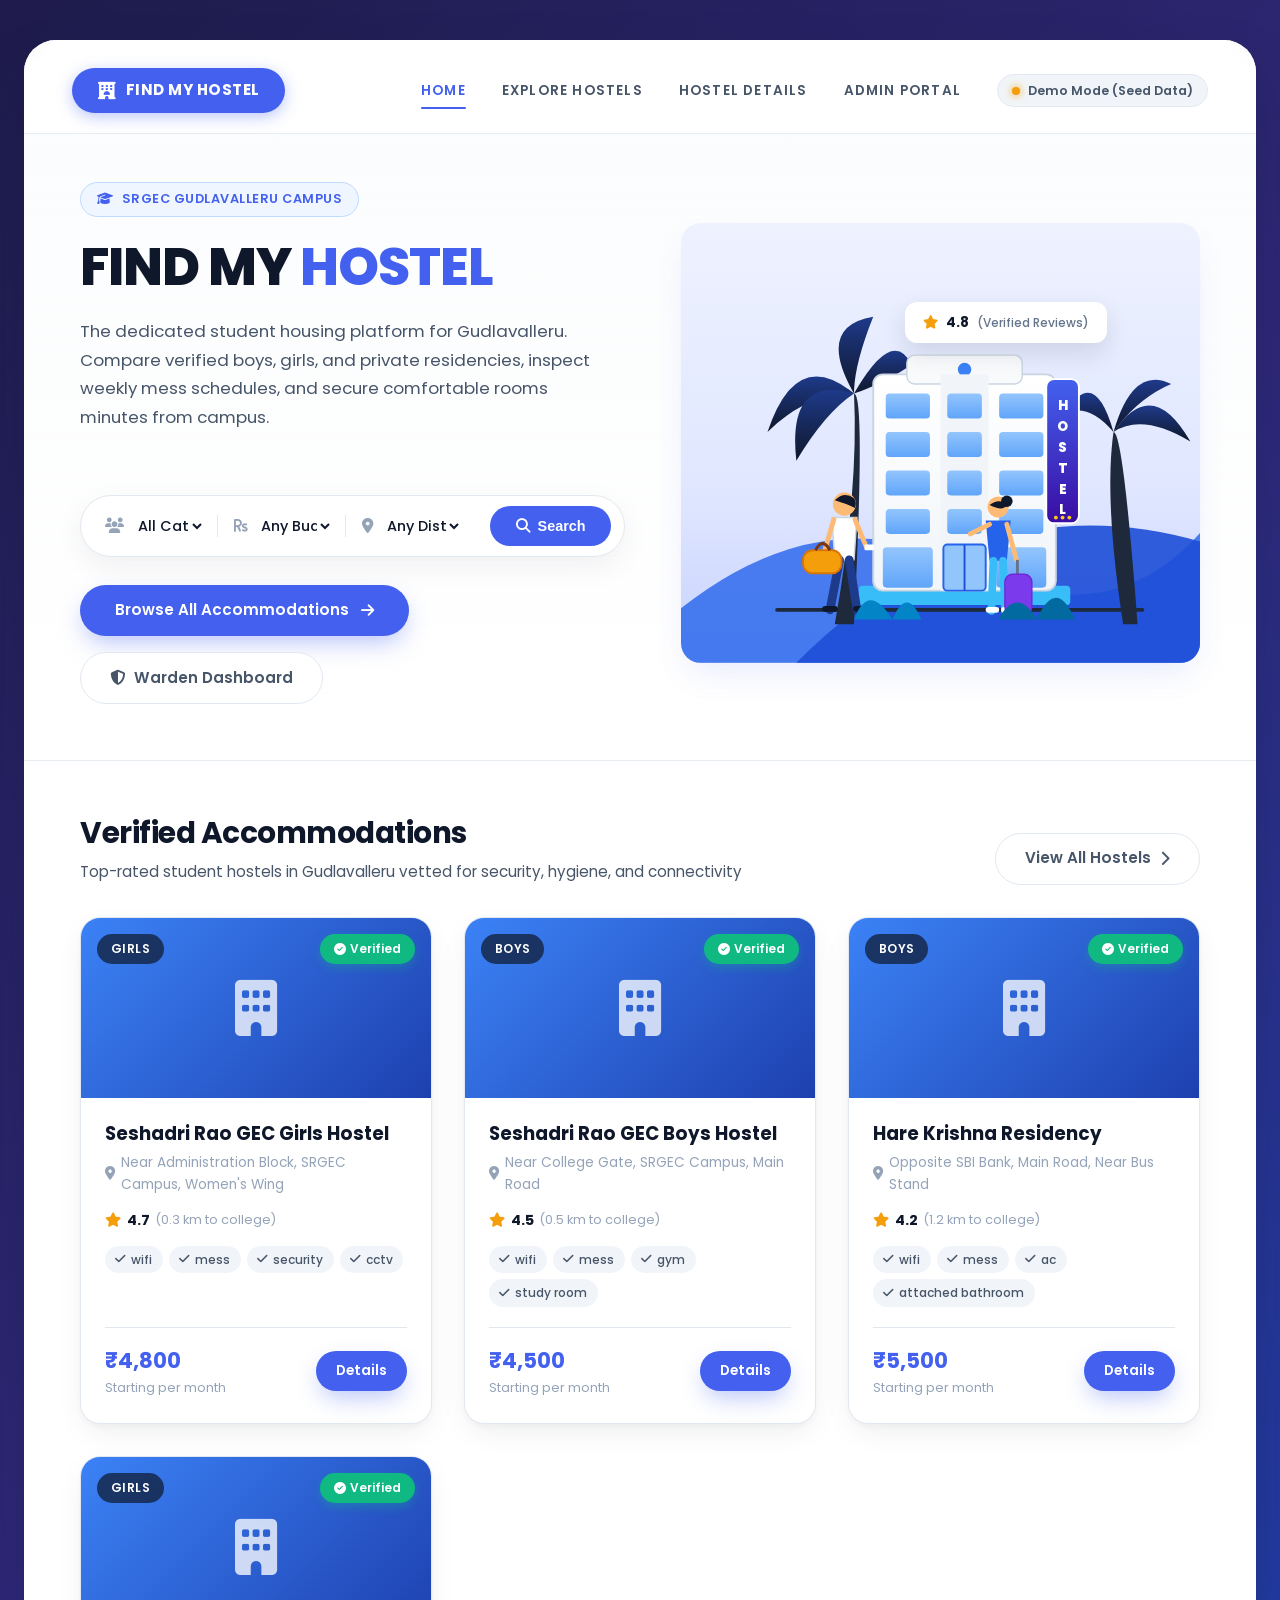
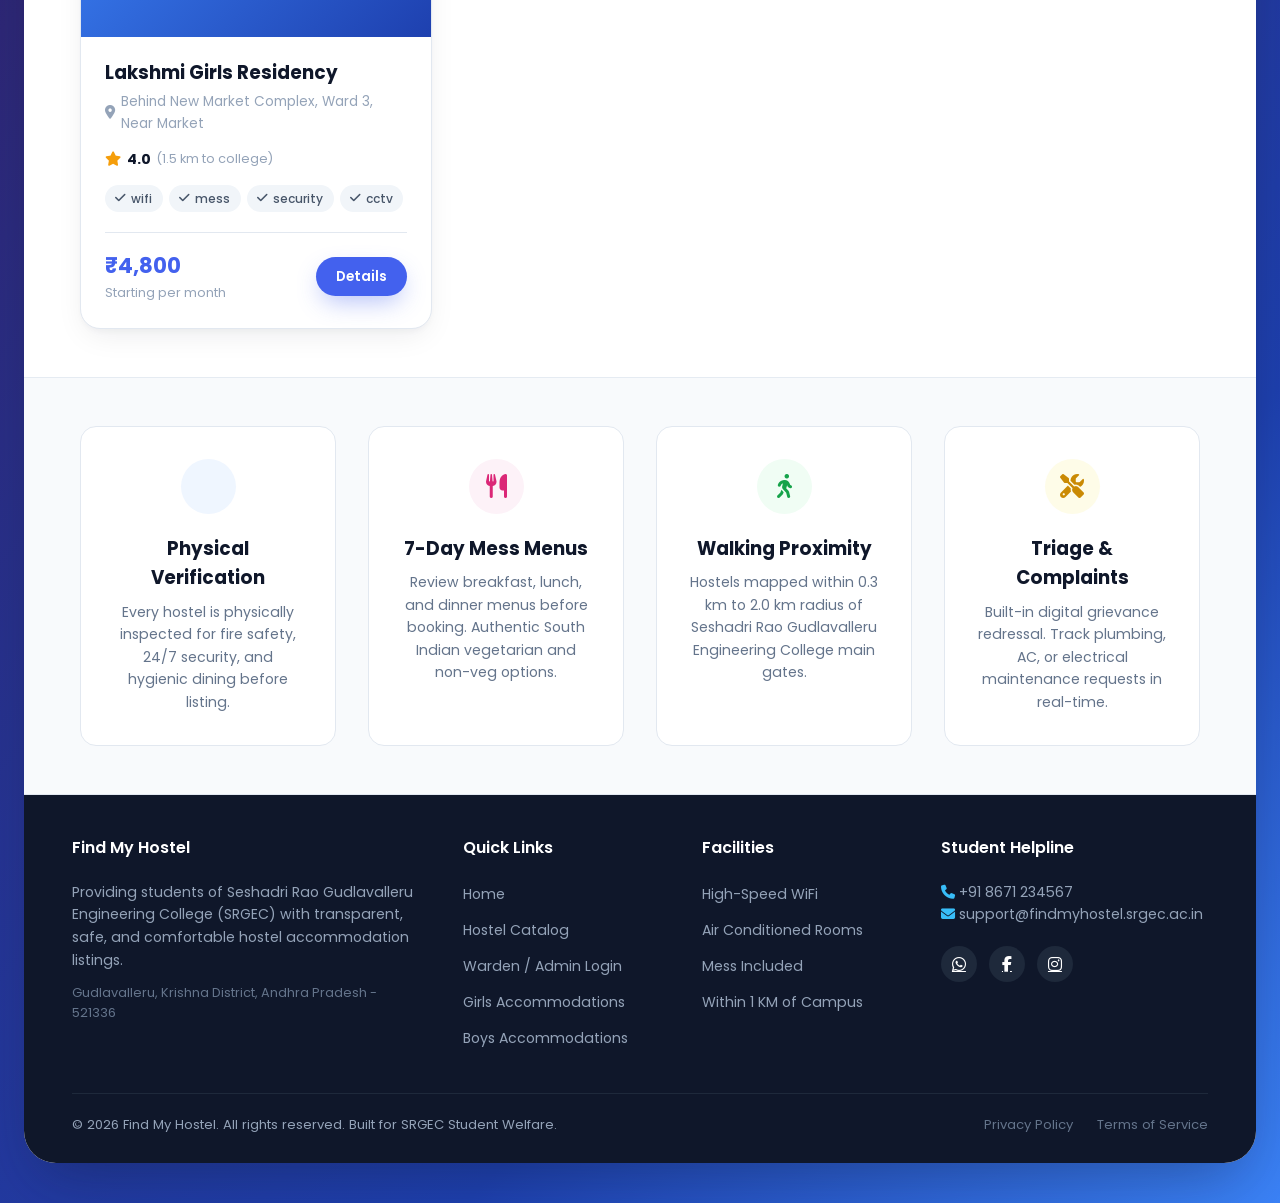
<file: index.html>
<!DOCTYPE html>
<html lang="en">
<head>
    <meta charset="UTF-8">
    <meta http-equiv="refresh" content="0; url=public/index.html">
    <script type="text/javascript">
        window.location.href = "public/index.html";
    </script>
    <title>Find My Hostel - Redirecting</title>
</head>
<body>
    <p>Redirecting to <a href="public/index.html">Find My Hostel</a>...</p>
</body>
</html>
</file>
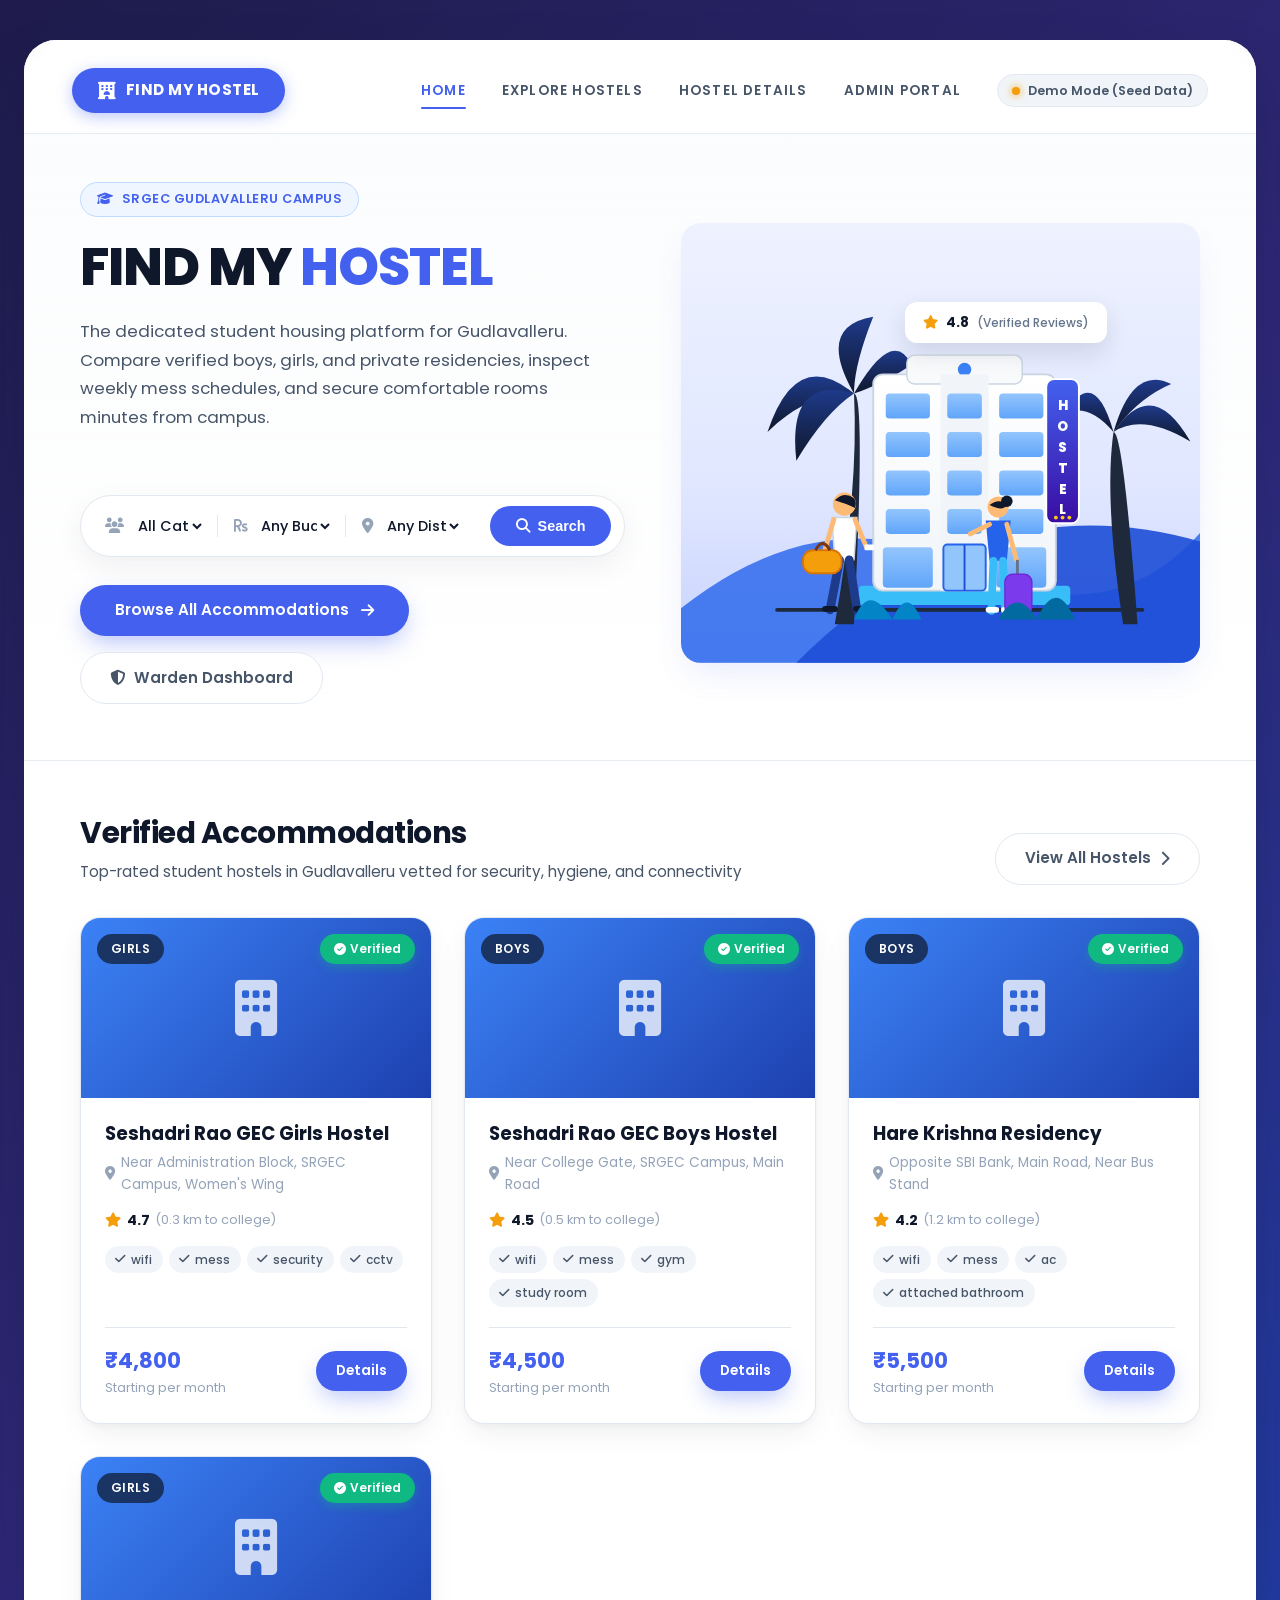
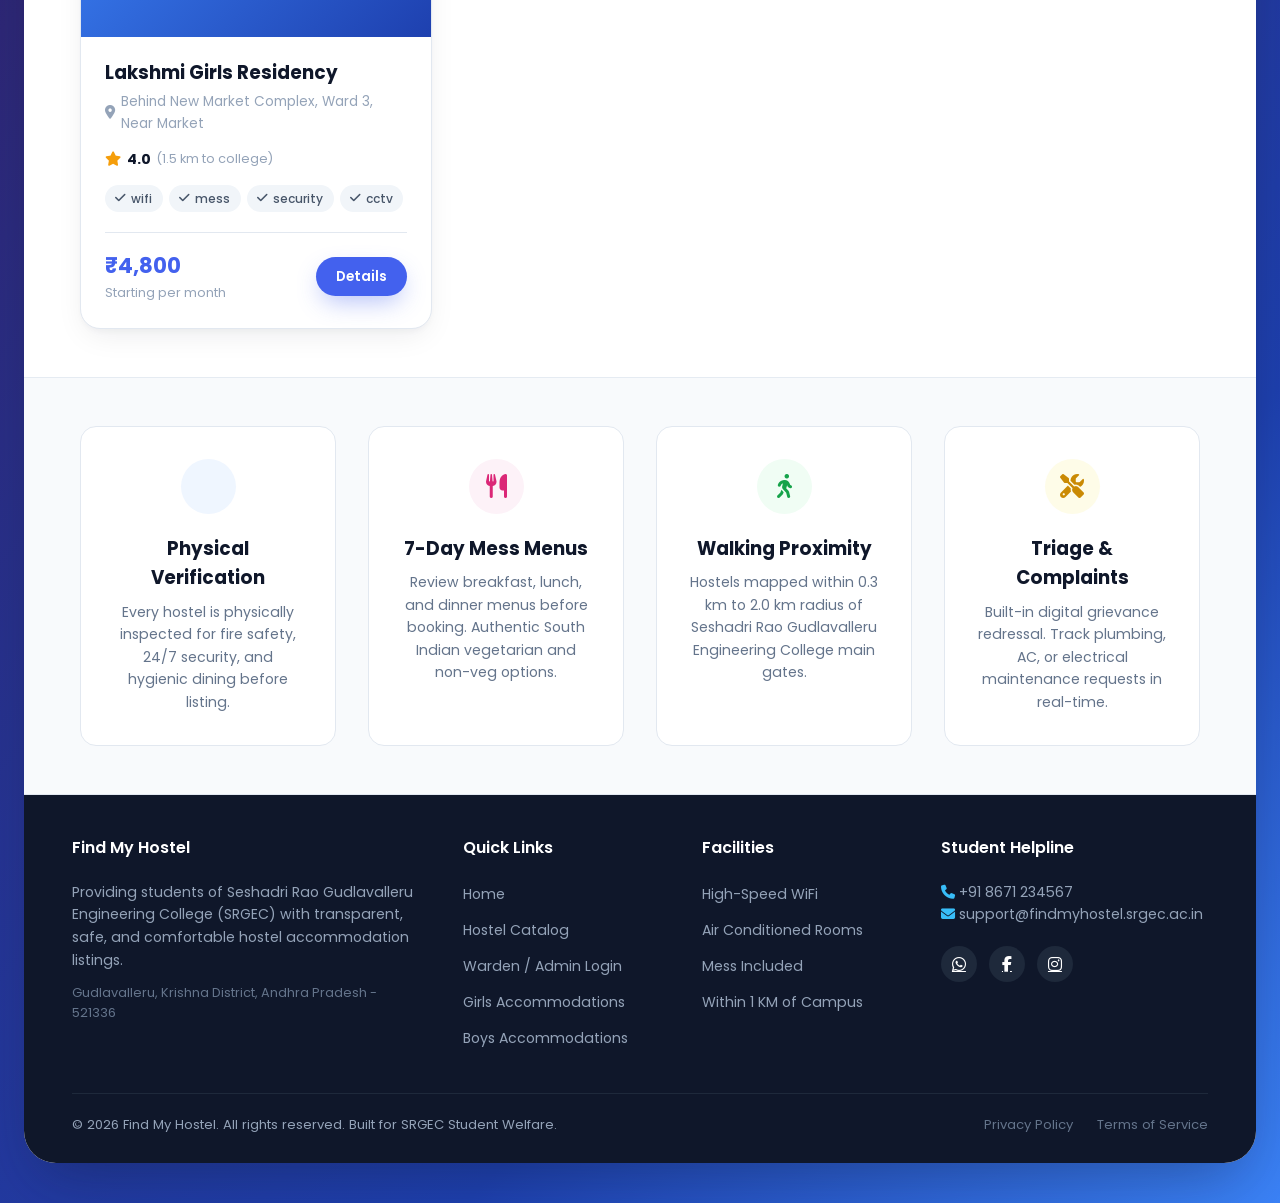
<file: public/index.html>
<!DOCTYPE html>
<html lang="en">
<head>
    <meta charset="UTF-8">
    <meta name="viewport" content="width=device-width, initial-scale=1.0">
    <title>Find My Hostel - Student Accommodation in Gudlavalleru</title>
    <meta name="description" content="Discover verified student hostels in Gudlavalleru near SRGEC. Explore room types, mess menus, facilities, and real-time fees.">

    <!-- Google Fonts: Poppins -->
    <link rel="preconnect" href="https://fonts.googleapis.com">
    <link rel="preconnect" href="https://fonts.gstatic.com" crossorigin>
    <link href="https://fonts.googleapis.com/css2?family=Poppins:wght@300;400;500;600;700;800&display=swap" rel="stylesheet">

    <!-- Font Awesome Icons -->
    <link rel="stylesheet" href="https://cdnjs.cloudflare.com/ajax/libs/font-awesome/6.4.0/css/all.min.css">

    <!-- Modern Centralized Theme (Reference-Inspired) -->
    <link rel="stylesheet" href="css/modern-theme.css">
</head>
<body>

    <!-- Atmospheric Canvas Wrapper -->
    <div class="canvas-wrapper">
        
        <!-- Elevated Floating White Card (Reference Design Container) -->
        <main class="floating-card-container">

            <!-- Card Header & Navigation -->
            <header class="card-navbar">
                <a href="index.html" class="brand-pill">
                    <i class="fas fa-hotel"></i>
                    <span>FIND MY HOSTEL</span>
                </a>

                <nav class="nav-links-group" id="mainNav">
                    <a href="index.html" class="nav-link-custom active">Home</a>
                    <a href="hostels.html" class="nav-link-custom">Explore Hostels</a>
                    <a href="hostel-details.html?id=1" class="nav-link-custom">Hostel Details</a>
                    <a href="admin.html" class="nav-link-custom">Admin Portal</a>
                    <div id="connectionStatusPill" class="connection-status-pill">
                        <span class="status-dot online"></span>
                        <span id="connectionStatusText">Checking API...</span>
                    </div>
                </nav>

                <button class="mobile-nav-toggle" id="mobileToggle" aria-label="Toggle navigation">
                    <i class="fas fa-bars"></i>
                </button>
            </header>

            <!-- Hero Section (Left: Copy & Search | Right: Reference-Styled Vector Art) -->
            <section class="hero-stage">
                
                <!-- Left Hero Column -->
                <div class="hero-left-content">
                    <div class="tag-badge">
                        <i class="fas fa-graduation-cap"></i> SRGEC Gudlavalleru Campus
                    </div>

                    <h1 class="hero-headline">
                        FIND MY <span class="highlight">HOSTEL</span>
                    </h1>

                    <p class="hero-lead">
                        The dedicated student housing platform for Gudlavalleru. Compare verified boys, girls, and private residencies, inspect weekly mess schedules, and secure comfortable rooms minutes from campus.
                    </p>

                    <!-- Interactive Quick Search Bar -->
                    <form class="search-strip" id="quickSearchForm">
                        <div class="search-field">
                            <i class="fas fa-users"></i>
                            <select id="quickType" aria-label="Hostel Type">
                                <option value="">All Categories</option>
                                <option value="boys">Boys Hostel</option>
                                <option value="girls">Girls Hostel</option>
                                <option value="co-ed">Co-Ed Residency</option>
                            </select>
                        </div>

                        <div class="search-field">
                            <i class="fas fa-rupee-sign"></i>
                            <select id="quickBudget" aria-label="Max Budget">
                                <option value="">Any Budget</option>
                                <option value="4500">Under ₹4,500/mo</option>
                                <option value="6000">Under ₹6,000/mo</option>
                                <option value="10000">Under ₹10,000/mo</option>
                            </select>
                        </div>

                        <div class="search-field">
                            <i class="fas fa-map-marker-alt"></i>
                            <select id="quickDistance" aria-label="Distance to College">
                                <option value="">Any Distance</option>
                                <option value="1">Within 1 km</option>
                                <option value="2">Within 2 km</option>
                            </select>
                        </div>

                        <button type="submit" class="btn-search-submit">
                            <i class="fas fa-search"></i>
                            <span>Search</span>
                        </button>
                    </form>

                    <!-- Secondary CTA Links -->
                    <div style="display: flex; gap: 1rem; margin-top: 1.75rem; flex-wrap: wrap;">
                        <a href="hostels.html" class="btn-pill-primary">
                            <span>Browse All Accommodations</span>
                            <i class="fas fa-arrow-right"></i>
                        </a>
                        <a href="admin.html" class="btn-pill-outline">
                            <i class="fas fa-shield-alt"></i>
                            <span>Warden Dashboard</span>
                        </a>
                    </div>
                </div>

                <!-- Right Hero Column: High-Fidelity Vector Artwork Matching Reference -->
                <div class="hero-illustration-box">
                    
                    <!-- Floating Star Rating Badge -->
                    <div class="hero-rating-bubble">
                        <i class="fas fa-star"></i>
                        <span>4.8</span>
                        <span style="color: #64748b; font-size: 0.75rem; font-weight: 500;">(Verified Reviews)</span>
                    </div>

                    <!-- Scalable Vector Artwork -->
                    <svg viewBox="0 0 540 420" width="100%" height="100%" xmlns="http://www.w3.org/2000/svg" style="max-height: 420px; overflow: visible;">
                        <defs>
                            <linearGradient id="skyGrad" x1="0" y1="0" x2="0" y2="1">
                                <stop offset="0%" stop-color="#e0e7ff" stop-opacity="0.3" />
                                <stop offset="100%" stop-color="#c7d2fe" stop-opacity="0.8" />
                            </linearGradient>
                            <linearGradient id="buildingGrad" x1="0" y1="0" x2="0" y2="1">
                                <stop offset="0%" stop-color="#ffffff" />
                                <stop offset="100%" stop-color="#f1f5f9" />
                            </linearGradient>
                            <linearGradient id="windowGrad" x1="0" y1="0" x2="0" y2="1">
                                <stop offset="0%" stop-color="#93c5fd" />
                                <stop offset="100%" stop-color="#60a5fa" />
                            </linearGradient>
                            <linearGradient id="marqueeGrad" x1="0" y1="0" x2="0" y2="1">
                                <stop offset="0%" stop-color="#4361ee" />
                                <stop offset="100%" stop-color="#3a0ca3" />
                            </linearGradient>
                            <linearGradient id="palmGrad" x1="0" y1="0" x2="0" y2="1">
                                <stop offset="0%" stop-color="#1e3a8a" />
                                <stop offset="100%" stop-color="#0f172a" />
                            </linearGradient>
                        </defs>

                        <!-- Background Ambient Hills / Shapes -->
                        <path d="M -20 380 Q 140 240 300 320 T 560 260 L 560 420 L -20 420 Z" fill="#2563eb" opacity="0.8" />
                        <path d="M 120 420 Q 320 220 560 300 L 560 420 Z" fill="#1d4ed8" opacity="0.9" />

                        <!-- Palm Trees in Background -->
                        <g id="palmTrees" fill="url(#palmGrad)">
                            <!-- Palm Trunk Left -->
                            <path d="M 160 380 Q 185 240 180 140 Q 192 140 180 380 Z" fill="#1e293b" />
                            <!-- Palm Leaves Left -->
                            <path d="M 180 140 Q 120 90 90 180 Q 130 140 180 140 Z" />
                            <path d="M 180 140 Q 140 70 200 60 Q 180 110 180 140 Z" />
                            <path d="M 180 140 Q 220 70 240 110 Q 210 130 180 140 Z" />
                            <path d="M 180 140 Q 110 120 120 210 Q 150 160 180 140 Z" />

                            <!-- Palm Trunk Right -->
                            <path d="M 460 380 Q 440 250 450 180 Q 460 180 475 380 Z" fill="#1e293b" />
                            <!-- Palm Leaves Right -->
                            <path d="M 450 180 Q 490 120 530 190 Q 480 160 450 180 Z" />
                            <path d="M 450 180 Q 430 110 400 160 Q 425 150 450 180 Z" />
                            <path d="M 450 180 Q 470 110 510 130 Q 475 145 450 180 Z" />
                        </g>

                        <!-- Main Hostel / Hotel Architecture Centerpiece -->
                        <g id="hotelBuilding" transform="translate(185, 95)">
                            <!-- Building Base Shadow & Foundation -->
                            <rect x="0" y="245" width="220" height="20" rx="4" fill="#38bdf8" />
                            
                            <!-- Main Multi-Tier Building Facade -->
                            <rect x="15" y="25" width="190" height="225" rx="10" fill="url(#buildingGrad)" stroke="#cbd5e1" stroke-width="2" />
                            <rect x="50" y="5" width="120" height="30" rx="8" fill="#f8fafc" stroke="#cbd5e1" stroke-width="1.5" />
                            <!-- Architectural Top Accent -->
                            <circle cx="110" cy="20" r="7" fill="#3b82f6" />

                            <!-- Center Vertical Pier / Structural Feature -->
                            <rect x="85" y="25" width="50" height="225" fill="#f1f5f9" />

                            <!-- High-Glass Windows Grid -->
                            <!-- Floor 4 -->
                            <rect x="28" y="45" width="46" height="26" rx="4" fill="url(#windowGrad)" />
                            <rect x="92" y="45" width="36" height="26" rx="4" fill="url(#windowGrad)" />
                            <rect x="146" y="45" width="46" height="26" rx="4" fill="url(#windowGrad)" />

                            <!-- Floor 3 -->
                            <rect x="28" y="85" width="46" height="26" rx="4" fill="url(#windowGrad)" />
                            <rect x="92" y="85" width="36" height="26" rx="4" fill="url(#windowGrad)" />
                            <rect x="146" y="85" width="46" height="26" rx="4" fill="url(#windowGrad)" />

                            <!-- Floor 2 -->
                            <rect x="28" y="125" width="46" height="26" rx="4" fill="url(#windowGrad)" />
                            <rect x="92" y="125" width="36" height="26" rx="4" fill="url(#windowGrad)" />
                            <rect x="146" y="125" width="46" height="26" rx="4" fill="url(#windowGrad)" />

                            <!-- Floor 1 -->
                            <rect x="28" y="165" width="46" height="26" rx="4" fill="url(#windowGrad)" />
                            <rect x="92" y="165" width="36" height="26" rx="4" fill="url(#windowGrad)" />
                            <rect x="146" y="165" width="46" height="26" rx="4" fill="url(#windowGrad)" />

                            <!-- Ground Floor Entrance & Lobby Glass -->
                            <rect x="25" y="205" width="52" height="42" rx="4" fill="url(#windowGrad)" />
                            <rect x="88" y="202" width="44" height="48" rx="4" fill="#93c5fd" stroke="#2563eb" stroke-width="2" />
                            <line x1="110" y1="202" x2="110" y2="250" stroke="#1d4ed8" stroke-width="2" />
                            <rect x="143" y="205" width="52" height="42" rx="4" fill="url(#windowGrad)" />

                            <!-- Vertical Marquee Sign (Right side of building, exactly like reference) -->
                            <g transform="translate(195, 30)">
                                <rect x="0" y="0" width="34" height="150" rx="8" fill="url(#marqueeGrad)" stroke="#ffffff" stroke-width="2" />
                                <text x="17" y="32" font-family="'Poppins', sans-serif" font-weight="800" font-size="14" fill="#ffffff" text-anchor="middle">H</text>
                                <text x="17" y="54" font-family="'Poppins', sans-serif" font-weight="800" font-size="14" fill="#ffffff" text-anchor="middle">O</text>
                                <text x="17" y="76" font-family="'Poppins', sans-serif" font-weight="800" font-size="14" fill="#ffffff" text-anchor="middle">S</text>
                                <text x="17" y="98" font-family="'Poppins', sans-serif" font-weight="800" font-size="14" fill="#ffffff" text-anchor="middle">T</text>
                                <text x="17" y="120" font-family="'Poppins', sans-serif" font-weight="800" font-size="14" fill="#ffffff" text-anchor="middle">E</text>
                                <text x="17" y="140" font-family="'Poppins', sans-serif" font-weight="800" font-size="14" fill="#ffffff" text-anchor="middle">L</text>
                                <!-- Sign bottom stars -->
                                <circle cx="10" cy="144" r="2" fill="#facc15" />
                                <circle cx="17" cy="144" r="2" fill="#facc15" />
                                <circle cx="24" cy="144" r="2" fill="#facc15" />
                            </g>
                        </g>

                        <!-- Ground Surface Baseline -->
                        <line x1="100" y1="365" x2="480" y2="365" stroke="#1e293b" stroke-width="4" stroke-linecap="round" />

                        <!-- Arriving Characters (Students with luggage, matching reference) -->
                        <!-- Character 1 (Male Student arriving with yellow duffel bag) -->
                        <g id="charMale" transform="translate(145, 235)">
                            <!-- Head -->
                            <circle cx="25" cy="20" r="12" fill="#fdba74" />
                            <path d="M 15 16 Q 25 6 35 14 Q 38 18 36 24 Q 28 20 15 16 Z" fill="#0f172a" /> <!-- Hair -->
                            <!-- Torso (White T-shirt) -->
                            <path d="M 12 34 L 38 34 L 35 78 L 15 78 Z" fill="#ffffff" stroke="#cbd5e1" stroke-width="1.5" />
                            <!-- Legs / Dark Pants -->
                            <line x1="20" y1="78" x2="10" y2="130" stroke="#1e3a8a" stroke-width="9" stroke-linecap="round" />
                            <line x1="30" y1="78" x2="38" y2="130" stroke="#1e3a8a" stroke-width="9" stroke-linecap="round" />
                            <!-- Shoes -->
                            <rect x="2" y="126" width="16" height="6" rx="3" fill="#0f172a" />
                            <rect x="34" y="126" width="16" height="6" rx="3" fill="#0f172a" />
                            <!-- Left Arm holding boarding pass / phone -->
                            <line x1="36" y1="36" x2="48" y2="65" stroke="#fdba74" stroke-width="5" stroke-linecap="round" />
                            <rect x="46" y="62" width="10" height="6" rx="1" fill="#ffffff" />
                            <!-- Right Arm holding Yellow Duffel Bag -->
                            <line x1="14" y1="36" x2="4" y2="70" stroke="#fdba74" stroke-width="5" stroke-linecap="round" />
                            <rect x="-18" y="68" width="40" height="24" rx="10" fill="#f59e0b" stroke="#d97706" stroke-width="2" />
                            <path d="M -5 68 Q 2 54 10 68" stroke="#78350f" stroke-width="3" fill="none" />
                        </g>

                        <!-- Character 2 (Female Student with Purple Rolling Suitcase) -->
                        <g id="charFemale" transform="translate(305, 238)">
                            <!-- Head & Bun -->
                            <circle cx="25" cy="20" r="11" fill="#fdba74" />
                            <circle cx="34" cy="14" r="6" fill="#0f172a" /> <!-- Hair Bun -->
                            <path d="M 16 18 Q 26 10 34 18 Q 30 25 16 18 Z" fill="#0f172a" /> <!-- Hair -->
                            <!-- Torso (Cyan / Teal Top) -->
                            <path d="M 12 34 L 38 34 L 34 76 L 16 76 Z" fill="#2563eb" />
                            <!-- Pants (Light Aqua) -->
                            <line x1="20" y1="76" x2="18" y2="128" stroke="#38bdf8" stroke-width="8" stroke-linecap="round" />
                            <line x1="30" y1="76" x2="32" y2="128" stroke="#38bdf8" stroke-width="8" stroke-linecap="round" />
                            <!-- Shoes -->
                            <rect x="12" y="124" width="14" height="6" rx="3" fill="#ffffff" />
                            <rect x="28" y="124" width="14" height="6" rx="3" fill="#ffffff" />
                            <!-- Arm pointing to entrance -->
                            <line x1="16" y1="38" x2="-4" y2="48" stroke="#fdba74" stroke-width="5" stroke-linecap="round" />
                            <!-- Arm holding rolling suitcase handle -->
                            <line x1="34" y1="38" x2="44" y2="75" stroke="#fdba74" stroke-width="5" stroke-linecap="round" />
                            <!-- Rolling Suitcase (Purple Gradient) -->
                            <g transform="translate(40, 75)">
                                <line x1="5" y1="0" x2="5" y2="15" stroke="#64748b" stroke-width="3" />
                                <rect x="-8" y="15" width="28" height="42" rx="8" fill="#7c3aed" stroke="#6d28d9" stroke-width="1.5" />
                                <circle cx="-3" cy="58" r="3" fill="#0f172a" />
                                <circle cx="15" cy="58" r="3" fill="#0f172a" />
                            </g>
                        </g>

                        <!-- Lush Green / Blue Tropical Foliage Base -->
                        <path d="M 180 375 Q 195 335 220 375 Q 235 340 250 375 Z" fill="#0284c7" />
                        <path d="M 330 375 Q 350 340 370 375 Q 390 330 410 375 Z" fill="#0369a1" />
                    </svg>
                </div>
            </section>

            <!-- Featured Hostels Dynamic Section (Powered by ApiClient) -->
            <section class="content-section">
                <div class="section-head">
                    <div>
                        <h2 class="section-title">Verified Accommodations</h2>
                        <p class="section-subtitle">Top-rated student hostels in Gudlavalleru vetted for security, hygiene, and connectivity</p>
                    </div>
                    <a href="hostels.html" class="btn-pill-outline">
                        <span>View All Hostels</span>
                        <i class="fas fa-chevron-right"></i>
                    </a>
                </div>

                <!-- Live Dynamic Hostel Grid Container -->
                <div class="hostel-grid" id="featuredHostelGrid">
                    <!-- Populated dynamically by JavaScript -->
                    <div style="grid-column: 1 / -1; text-align: center; padding: 3rem; color: #64748b;">
                        <i class="fas fa-spinner fa-spin fa-2x"></i>
                        <p style="margin-top: 1rem; font-weight: 500;">Loading verified hostels from system...</p>
                    </div>
                </div>
            </section>

            <!-- SRGEC Student Welfare & Trust Badges -->
            <section class="content-section" style="background: #f8fafc;">
                <div style="display: grid; grid-template-columns: repeat(auto-fit, minmax(240px, 1fr)); gap: 2rem;">
                    <div style="background: #ffffff; padding: 2rem; border-radius: 16px; border: 1px solid #e2e8f0; text-align: center;">
                        <div style="width: 55px; height: 55px; border-radius: 50%; background: #eff6ff; color: #3b82f6; display: flex; align-items: center; justify-content: center; margin: 0 auto 1.25rem; font-size: 1.5rem;">
                            <i class="fas fa-shield-check"></i>
                        </div>
                        <h3 style="font-size: 1.15rem; font-weight: 700; margin-bottom: 0.5rem;">Physical Verification</h3>
                        <p style="font-size: 0.88rem; color: #64748b;">Every hostel is physically inspected for fire safety, 24/7 security, and hygienic dining before listing.</p>
                    </div>

                    <div style="background: #ffffff; padding: 2rem; border-radius: 16px; border: 1px solid #e2e8f0; text-align: center;">
                        <div style="width: 55px; height: 55px; border-radius: 50%; background: #fdf2f8; color: #db2777; display: flex; align-items: center; justify-content: center; margin: 0 auto 1.25rem; font-size: 1.5rem;">
                            <i class="fas fa-utensils"></i>
                        </div>
                        <h3 style="font-size: 1.15rem; font-weight: 700; margin-bottom: 0.5rem;">7-Day Mess Menus</h3>
                        <p style="font-size: 0.88rem; color: #64748b;">Review breakfast, lunch, and dinner menus before booking. Authentic South Indian vegetarian and non-veg options.</p>
                    </div>

                    <div style="background: #ffffff; padding: 2rem; border-radius: 16px; border: 1px solid #e2e8f0; text-align: center;">
                        <div style="width: 55px; height: 55px; border-radius: 50%; background: #f0fdf4; color: #16a34a; display: flex; align-items: center; justify-content: center; margin: 0 auto 1.25rem; font-size: 1.5rem;">
                            <i class="fas fa-walking"></i>
                        </div>
                        <h3 style="font-size: 1.15rem; font-weight: 700; margin-bottom: 0.5rem;">Walking Proximity</h3>
                        <p style="font-size: 0.88rem; color: #64748b;">Hostels mapped within 0.3 km to 2.0 km radius of Seshadri Rao Gudlavalleru Engineering College main gates.</p>
                    </div>

                    <div style="background: #ffffff; padding: 2rem; border-radius: 16px; border: 1px solid #e2e8f0; text-align: center;">
                        <div style="width: 55px; height: 55px; border-radius: 50%; background: #fefce8; color: #ca8a04; display: flex; align-items: center; justify-content: center; margin: 0 auto 1.25rem; font-size: 1.5rem;">
                            <i class="fas fa-tools"></i>
                        </div>
                        <h3 style="font-size: 1.15rem; font-weight: 700; margin-bottom: 0.5rem;">Triage & Complaints</h3>
                        <p style="font-size: 0.88rem; color: #64748b;">Built-in digital grievance redressal. Track plumbing, AC, or electrical maintenance requests in real-time.</p>
                    </div>
                </div>
            </section>

            <!-- Card Modern Footer -->
            <footer class="card-footer-bar">
                <div class="footer-columns">
                    <div class="footer-col">
                        <h5>Find My Hostel</h5>
                        <p>Providing students of Seshadri Rao Gudlavalleru Engineering College (SRGEC) with transparent, safe, and comfortable hostel accommodation listings.</p>
                        <p style="margin-top: 0.75rem; font-size: 0.8rem; color: #64748b;">Gudlavalleru, Krishna District, Andhra Pradesh - 521336</p>
                    </div>

                    <div class="footer-col">
                        <h5>Quick Links</h5>
                        <ul>
                            <li><a href="index.html">Home</a></li>
                            <li><a href="hostels.html">Hostel Catalog</a></li>
                            <li><a href="admin.html">Warden / Admin Login</a></li>
                            <li><a href="hostels.html?type=girls">Girls Accommodations</a></li>
                            <li><a href="hostels.html?type=boys">Boys Accommodations</a></li>
                        </ul>
                    </div>

                    <div class="footer-col">
                        <h5>Facilities</h5>
                        <ul>
                            <li><a href="hostels.html?has_wifi=1">High-Speed WiFi</a></li>
                            <li><a href="hostels.html?has_ac=1">Air Conditioned Rooms</a></li>
                            <li><a href="hostels.html?has_mess=1">Mess Included</a></li>
                            <li><a href="hostels.html?max_distance=1">Within 1 KM of Campus</a></li>
                        </ul>
                    </div>

                    <div class="footer-col">
                        <h5>Student Helpline</h5>
                        <p><i class="fas fa-phone me-2" style="color: #38bdf8;"></i> +91 8671 234567</p>
                        <p><i class="fas fa-envelope me-2" style="color: #38bdf8;"></i> support@findmyhostel.srgec.ac.in</p>
                        <div style="display: flex; gap: 0.75rem; margin-top: 1.25rem;">
                            <a href="#" style="color: #ffffff; background: #1e293b; width: 36px; height: 36px; border-radius: 50%; display: flex; align-items: center; justify-content: center;"><i class="fab fa-whatsapp"></i></a>
                            <a href="#" style="color: #ffffff; background: #1e293b; width: 36px; height: 36px; border-radius: 50%; display: flex; align-items: center; justify-content: center;"><i class="fab fa-facebook-f"></i></a>
                            <a href="#" style="color: #ffffff; background: #1e293b; width: 36px; height: 36px; border-radius: 50%; display: flex; align-items: center; justify-content: center;"><i class="fab fa-instagram"></i></a>
                        </div>
                    </div>
                </div>

                <div class="footer-bottom-copy">
                    <div>&copy; 2026 Find My Hostel. All rights reserved. Built for SRGEC Student Welfare.</div>
                    <div style="display: flex; gap: 1.5rem;">
                        <a href="#" style="color: #64748b; text-decoration: none;">Privacy Policy</a>
                        <a href="#" style="color: #64748b; text-decoration: none;">Terms of Service</a>
                    </div>
                </div>
            </footer>

        </main>
    </div>

    <!-- API Client Script -->
    <script src="js/api-client.js"></script>

    <!-- Page Interaction & API Binding Script -->
    <script>
        document.addEventListener('DOMContentLoaded', async function () {
            // Mobile navigation toggle
            const mobileToggle = document.getElementById('mobileToggle');
            const mainNav = document.getElementById('mainNav');
            if (mobileToggle && mainNav) {
                mobileToggle.addEventListener('click', function () {
                    mainNav.classList.toggle('active');
                });
            }

            // Quick Search Form Redirection
            const searchForm = document.getElementById('quickSearchForm');
            if (searchForm) {
                searchForm.addEventListener('submit', function (e) {
                    e.preventDefault();
                    const type = document.getElementById('quickType').value;
                    const budget = document.getElementById('quickBudget').value;
                    const distance = document.getElementById('quickDistance').value;

                    const params = new URLSearchParams();
                    if (type) params.set('type', type);
                    if (budget) params.set('max_price', budget);
                    if (distance) params.set('max_distance', distance);

                    window.location.href = `hostels.html?${params.toString()}`;
                });
            }

            // Fetch Featured Hostels via ApiClient
            const gridContainer = document.getElementById('featuredHostelGrid');
            try {
                const res = await ApiClient.getHostels({ limit: 4, sort_by: 'rating' });
                
                // Update live status indicator pill
                const statusPill = document.getElementById('connectionStatusPill');
                const statusText = document.getElementById('connectionStatusText');
                if (statusPill && statusText) {
                    if (res.source === 'api') {
                        statusPill.innerHTML = '<span class="status-dot online"></span> Live API Connected';
                        statusPill.title = 'Connected to MySQL Backend';
                    } else {
                        statusPill.innerHTML = '<span class="status-dot offline"></span> Demo Mode (Seed Data)';
                        statusPill.title = 'Serving verified SRGEC local seed dataset';
                    }
                }

                if (!res.hostels || res.hostels.length === 0) {
                    gridContainer.innerHTML = '<p style="grid-column: 1/-1; text-align: center; color: #64748b;">No hostels available at this time.</p>';
                    return;
                }

                // Render Hostels
                gridContainer.innerHTML = res.hostels.slice(0, 4).map(h => {
                    const typeBadgeClass = h.hostel_type === 'girls' ? 'Girls' : (h.hostel_type === 'boys' ? 'Boys' : 'Co-Ed');
                    const facilities = Array.isArray(h.facilities_available) ? h.facilities_available : [];
                    const feeDisplay = h.min_monthly_fee ? `₹${Number(h.min_monthly_fee).toLocaleString()}` : 'Contact for fee';

                    return `
                        <article class="modern-hostel-card">
                            <div class="card-media-banner">
                                <i class="fas fa-building banner-icon"></i>
                                <span class="type-pill">${typeBadgeClass}</span>
                                <span class="verified-pill"><i class="fas fa-check-circle"></i> Verified</span>
                            </div>
                            <div class="card-content">
                                <h3 class="card-title">${h.hostel_name}</h3>
                                <div class="card-location">
                                    <i class="fas fa-map-marker-alt"></i>
                                    <span>${h.landmark ? h.landmark + ', ' : ''}${h.address}</span>
                                </div>
                                
                                <div style="display: flex; align-items: center; gap: 0.35rem; margin-bottom: 0.85rem; font-size: 0.9rem;">
                                    <i class="fas fa-star" style="color: #f59e0b;"></i>
                                    <strong style="color: #0f172a;">${Number(h.rating).toFixed(1)}</strong>
                                    <span style="color: #94a3b8; font-size: 0.8rem;">(${h.distance_from_college_km} km to college)</span>
                                </div>

                                <div class="amenity-chip-group">
                                    ${facilities.slice(0, 4).map(f => `<span class="amenity-chip"><i class="fas fa-check"></i> ${f.replace('_', ' ')}</span>`).join('')}
                                </div>

                                <div class="card-pricing-footer">
                                    <div class="price-box">
                                        <div class="amount">${feeDisplay}</div>
                                        <div class="period">Starting per month</div>
                                    </div>
                                    <div class="card-actions">
                                        <a href="hostel-details.html?id=${h.hostel_id}" class="btn-pill-primary" style="padding: 0.55rem 1.25rem; font-size: 0.85rem;">
                                            <span>Details</span>
                                        </a>
                                    </div>
                                </div>
                            </div>
                        </article>
                    `;
                }).join('');

            } catch (err) {
                console.error('Error rendering featured hostels:', err);
                gridContainer.innerHTML = '<p style="grid-column: 1/-1; text-align: center; color: #ef4444;">Failed to load hostels. Please try again.</p>';
            }
        });
    </script>
</body>
</html>
</file>
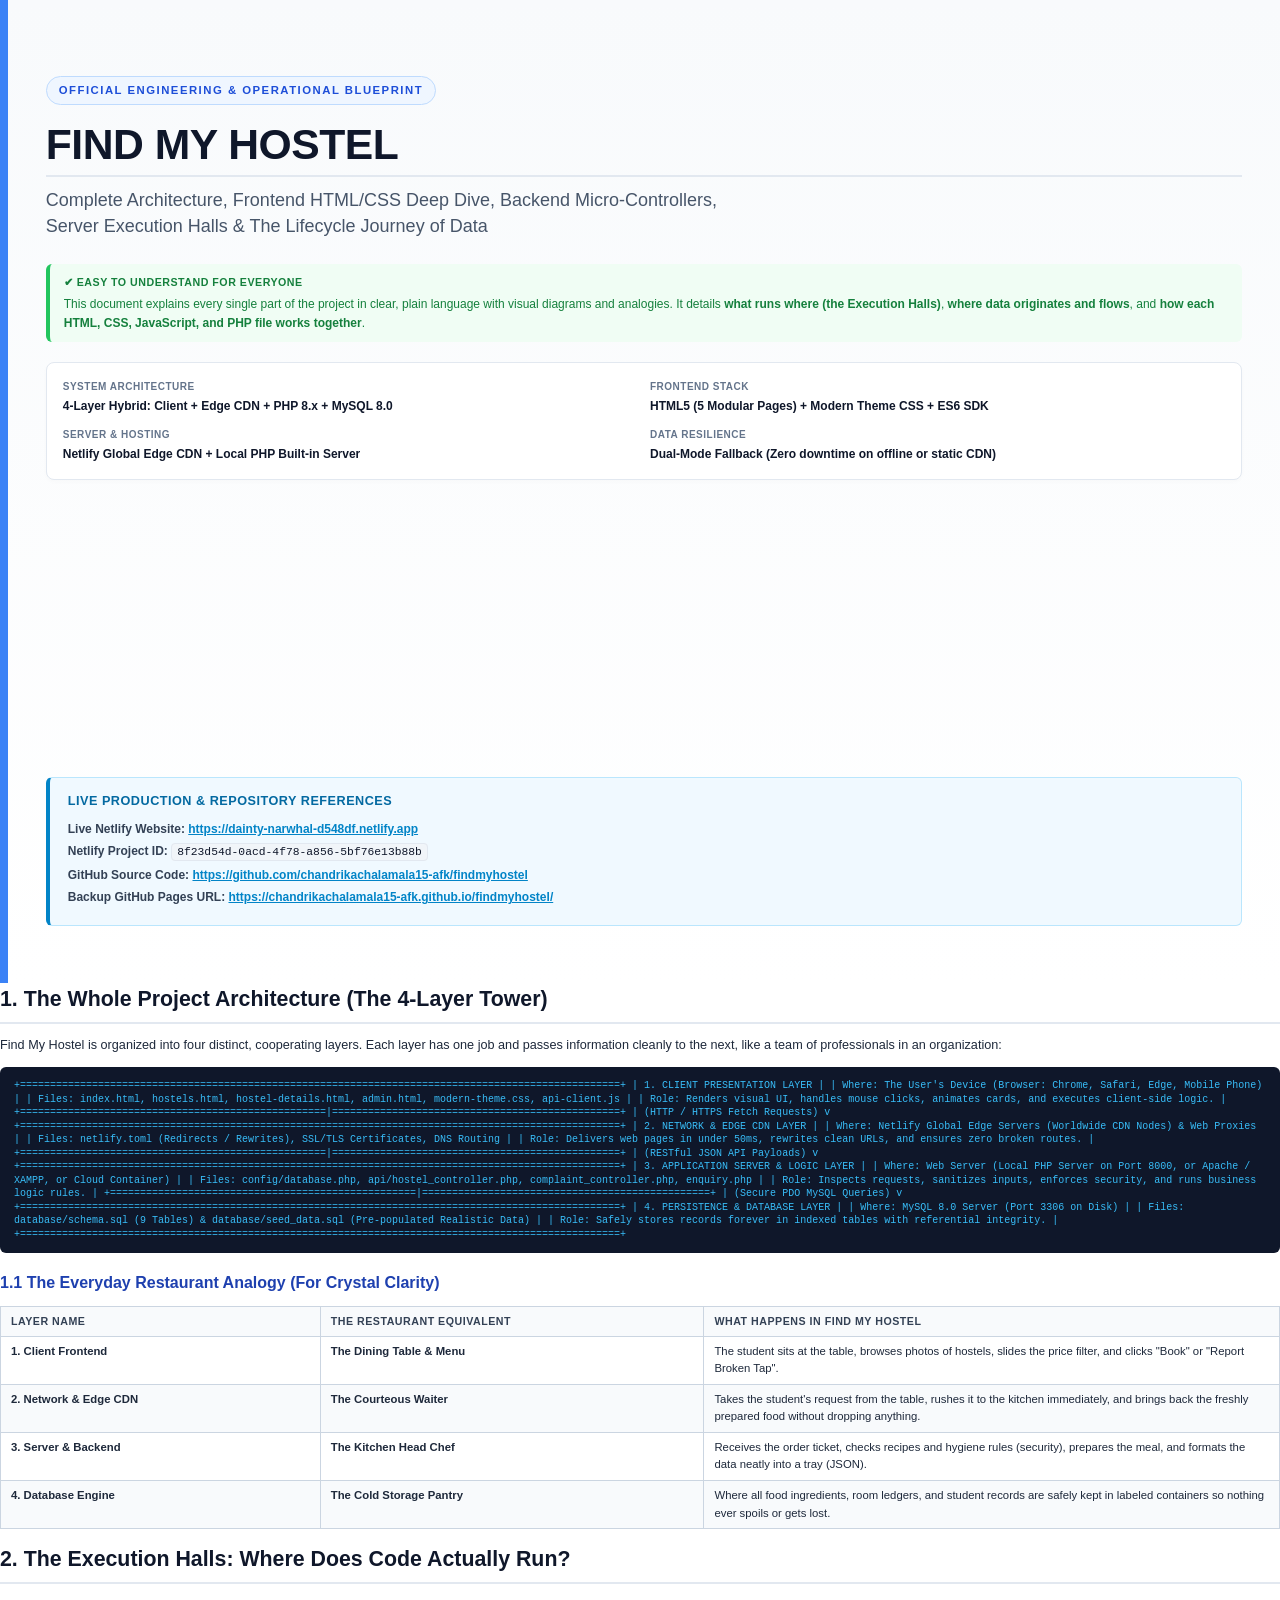
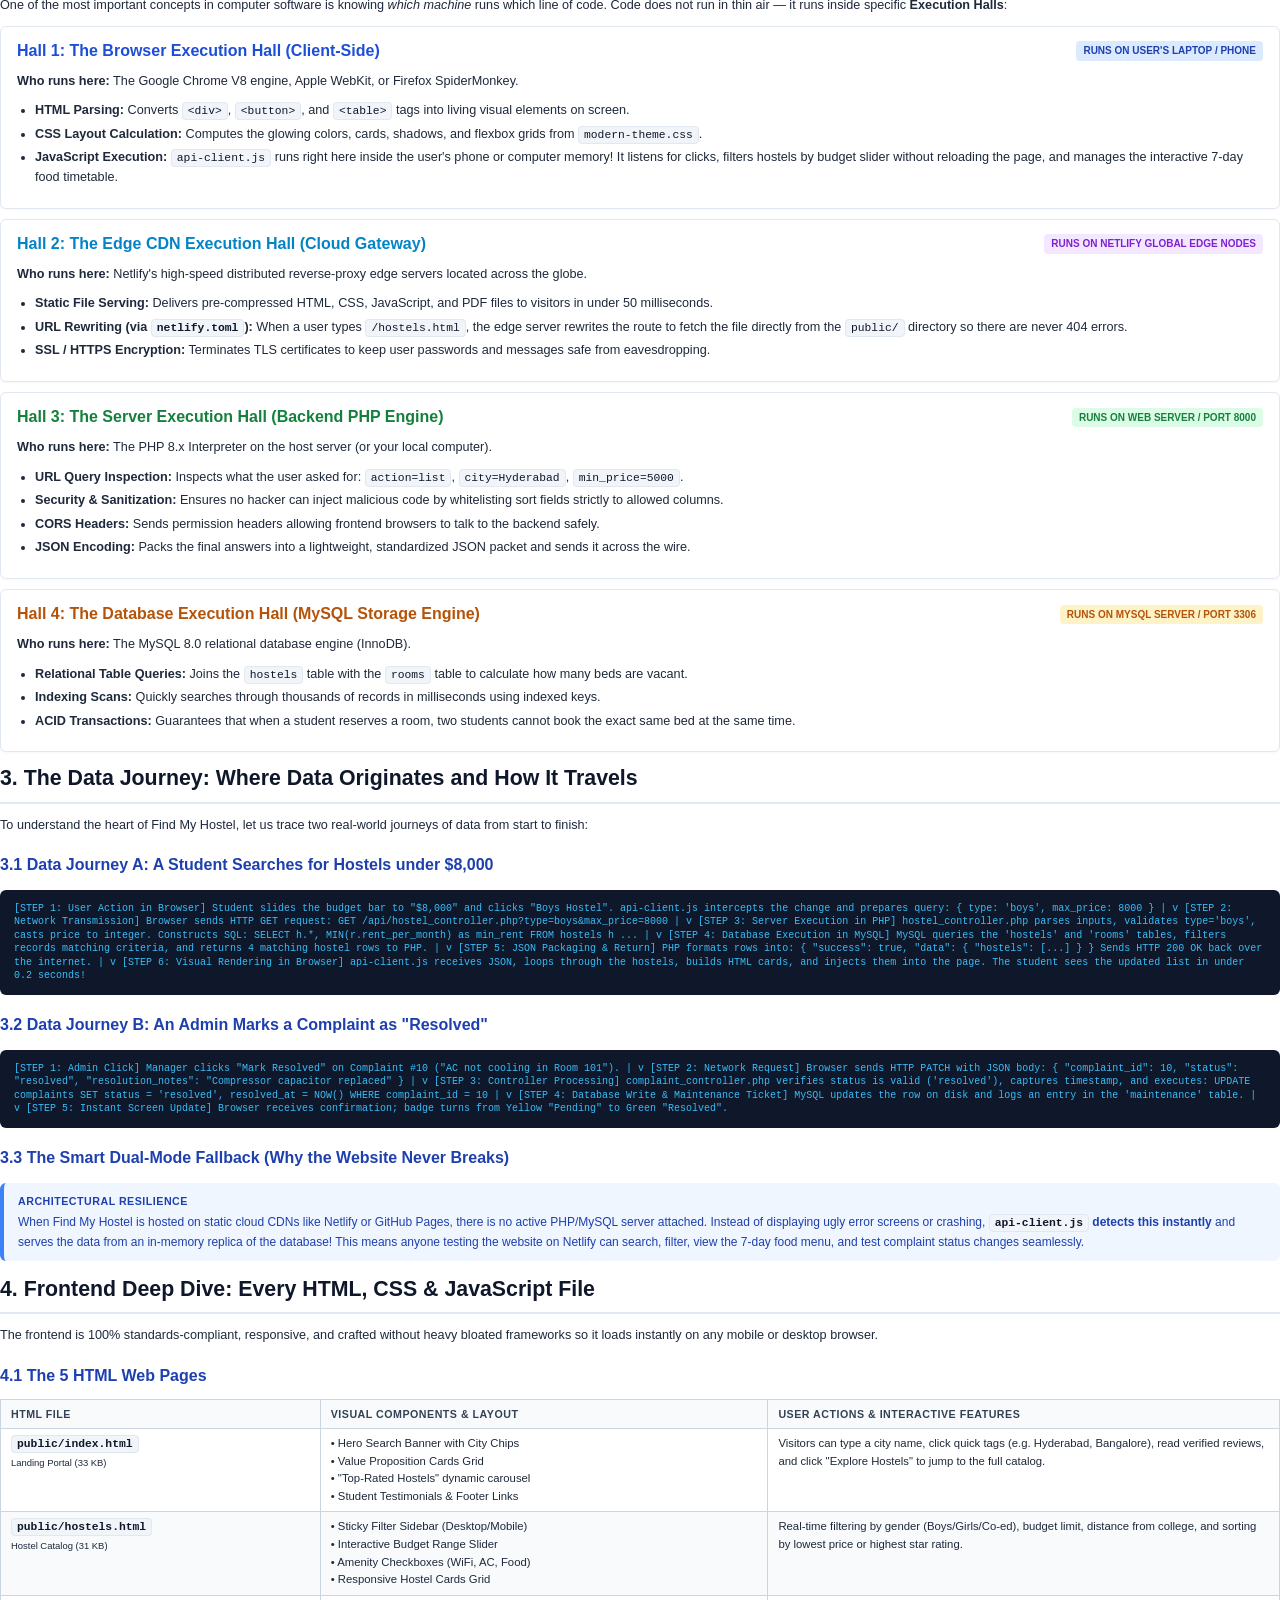
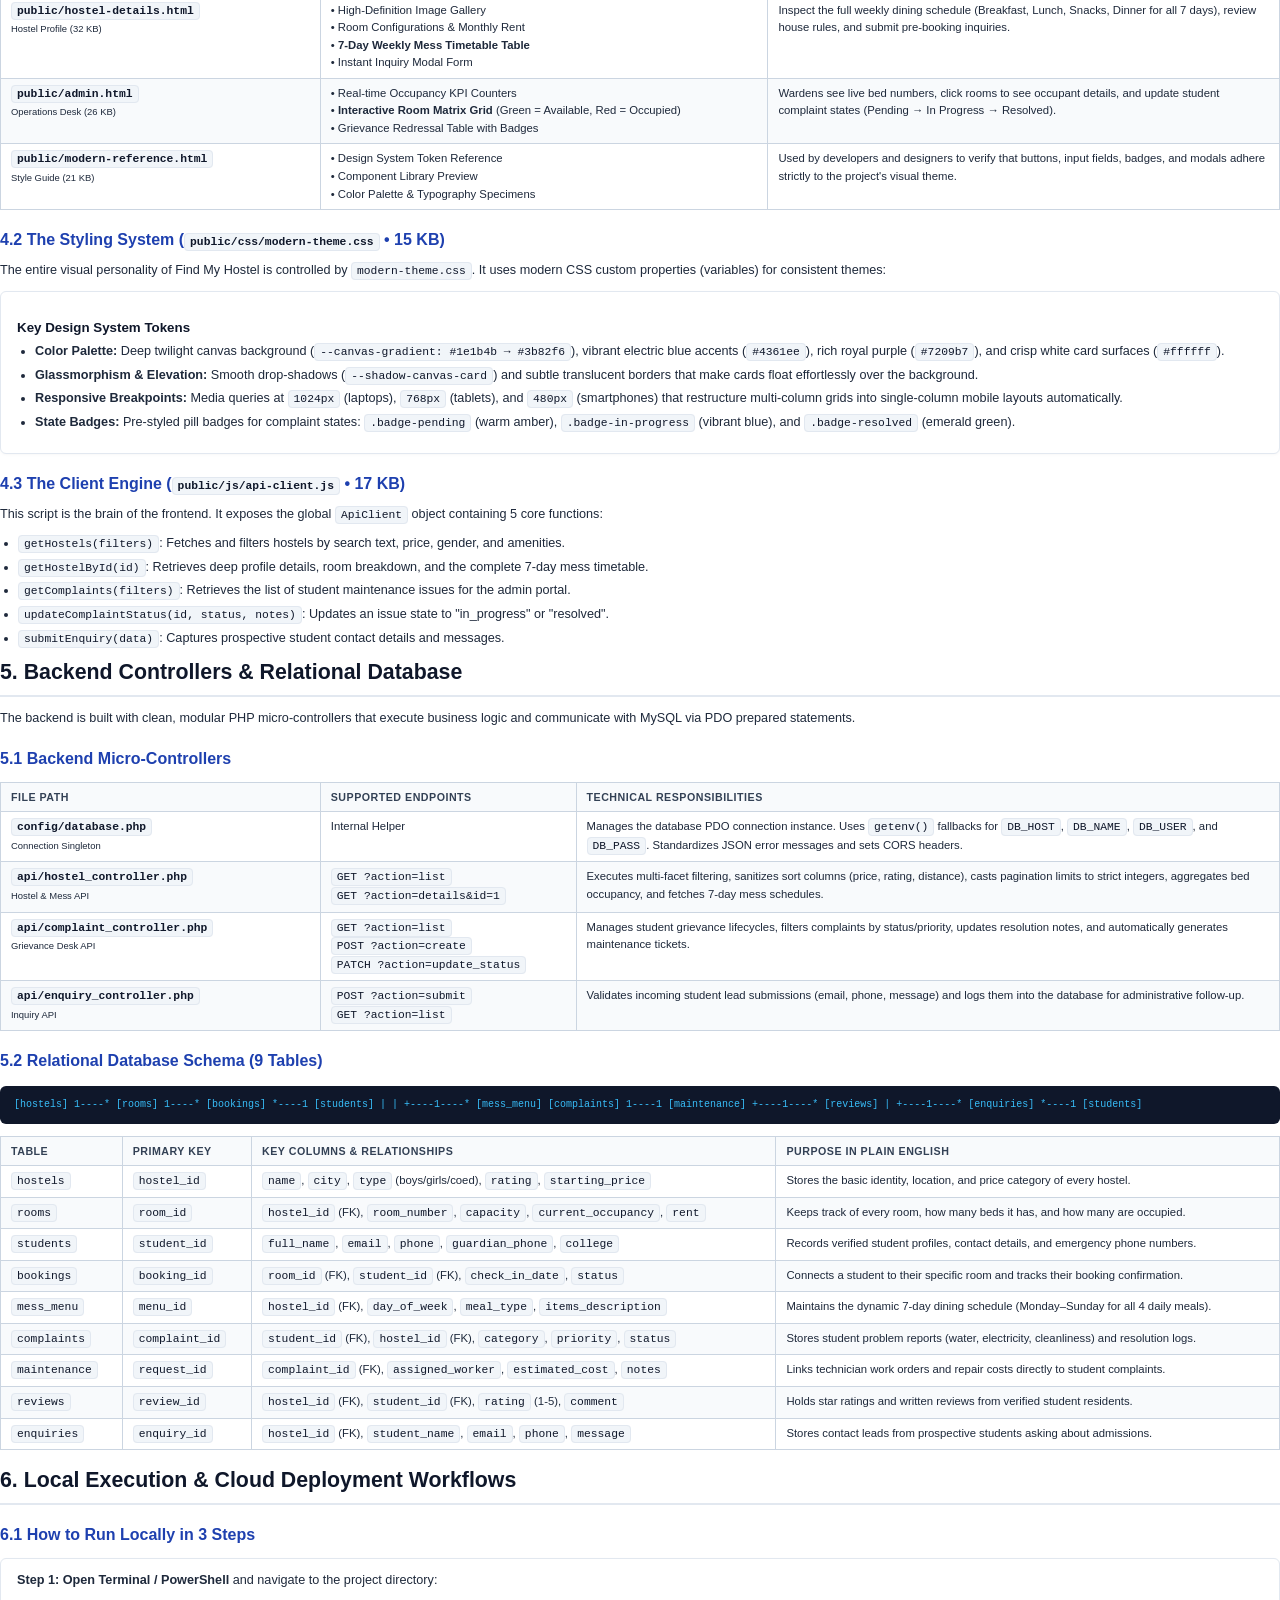
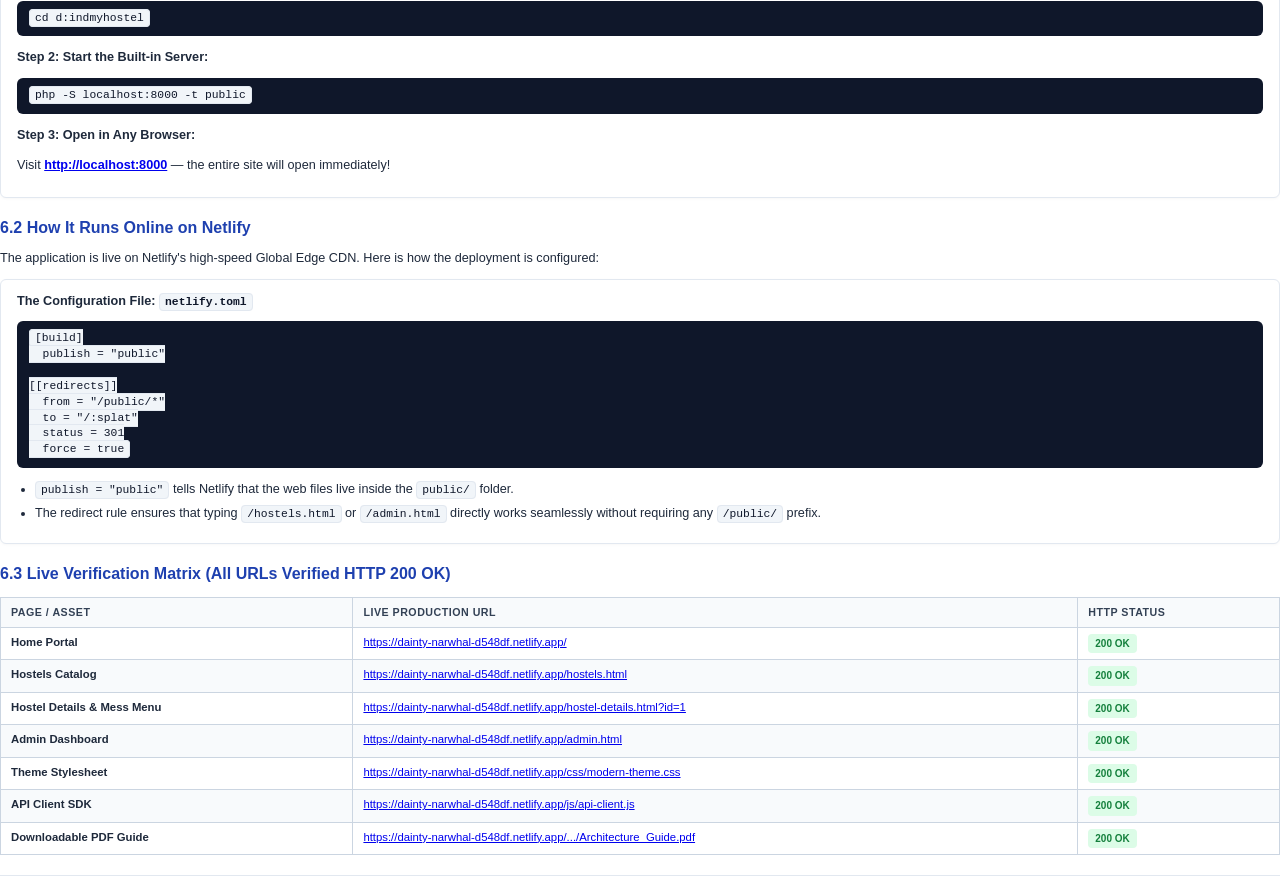
<file: FindMyHostel_Architecture_and_Execution_Guide.html>
<!DOCTYPE html>
<html lang="en">
<head>
<meta charset="UTF-8">
<title>Find My Hostel - Complete Architecture, Frontend/Backend Details & Data Execution Guide</title>
<style>
  @page {
    size: A4;
    margin: 12mm 14mm 12mm 14mm;
    @bottom-right {
      content: counter(page);
      font-size: 8pt;
      font-family: -apple-system, BlinkMacSystemFont, "Segoe UI", Roboto, sans-serif;
      color: #64748b;
    }
  }

  *, *::before, *::after {
    box-sizing: border-box;
  }

  body {
    font-family: -apple-system, BlinkMacSystemFont, "Segoe UI", Roboto, "Helvetica Neue", Arial, sans-serif;
    color: #1e293b;
    background-color: #ffffff;
    line-height: 1.55;
    font-size: 9.5pt;
    margin: 0;
    padding: 0;
  }

  /* Cover Page */
  .cover-container {
    page-break-after: always;
    min-height: 260mm;
    display: flex;
    flex-direction: column;
    justify-content: space-between;
    padding: 20mm 10mm 15mm 10mm;
    border-left: 8px solid #3b82f6;
    background: linear-gradient(180deg, #f8fafc 0%, #ffffff 100%);
  }

  .cover-tag {
    display: inline-block;
    background-color: #eff6ff;
    color: #1d4ed8;
    font-size: 8.5pt;
    font-weight: 700;
    text-transform: uppercase;
    letter-spacing: 1.5px;
    padding: 5px 12px;
    border-radius: 9999px;
    border: 1px solid #bfdbfe;
    margin-bottom: 15px;
  }

  .cover-title {
    font-size: 32pt;
    font-weight: 800;
    color: #0f172a;
    line-height: 1.15;
    margin: 0 0 10px 0;
    letter-spacing: -0.5px;
  }

  .cover-subtitle {
    font-size: 13.5pt;
    color: #475569;
    line-height: 1.45;
    max-width: 680px;
    margin-bottom: 25px;
  }

  .cover-meta-grid {
    display: grid;
    grid-template-columns: 1fr 1fr;
    gap: 12px;
    background: #ffffff;
    border: 1px solid #e2e8f0;
    border-radius: 8px;
    padding: 16px;
    margin: 20px 0;
    box-shadow: 0 2px 4px rgba(0,0,0,0.02);
  }

  .meta-item {
    font-size: 9pt;
  }

  .meta-label {
    font-weight: 700;
    color: #64748b;
    text-transform: uppercase;
    font-size: 7.5pt;
    letter-spacing: 0.5px;
  }

  .meta-value {
    color: #0f172a;
    font-weight: 600;
    margin-top: 2px;
  }

  .links-card {
    background: #f0f9ff;
    border: 1px solid #bae6fd;
    border-left: 4px solid #0284c7;
    border-radius: 6px;
    padding: 14px 18px;
  }

  .links-title {
    font-size: 9.5pt;
    font-weight: 700;
    color: #0369a1;
    text-transform: uppercase;
    letter-spacing: 0.5px;
    margin-bottom: 8px;
  }

  .link-line {
    font-size: 9pt;
    margin: 4px 0;
    color: #334155;
  }

  .link-line a {
    color: #0284c7;
    font-weight: 600;
    text-decoration: underline;
  }

  /* Headings */
  h1 {
    font-size: 16pt;
    font-weight: 800;
    color: #0f172a;
    margin-top: 0;
    margin-bottom: 12px;
    padding-bottom: 6px;
    border-bottom: 2px solid #e2e8f0;
    page-break-after: avoid;
  }

  h2 {
    font-size: 12pt;
    font-weight: 700;
    color: #1e40af;
    margin-top: 18px;
    margin-bottom: 8px;
    page-break-after: avoid;
  }

  h3 {
    font-size: 10pt;
    font-weight: 700;
    color: #0f172a;
    margin-top: 14px;
    margin-bottom: 4px;
    page-break-after: avoid;
  }

  p {
    margin-top: 0;
    margin-bottom: 10px;
  }

  .page-break {
    page-break-before: always;
  }

  .avoid-break {
    page-break-inside: avoid;
  }

  /* Diagram & Flow Containers */
  .diagram-box {
    background-color: #0f172a;
    color: #38bdf8;
    border-radius: 6px;
    padding: 12px 14px;
    font-family: "Fira Code", Consolas, Monaco, monospace;
    font-size: 7.5pt;
    line-height: 1.35;
    margin: 12px 0;
    page-break-inside: avoid;
  }

  /* Cards & Callouts */
  .card {
    border: 1px solid #e2e8f0;
    background-color: #ffffff;
    border-radius: 6px;
    padding: 12px 16px;
    margin: 10px 0;
    page-break-inside: avoid;
    box-shadow: 0 1px 3px rgba(0,0,0,0.03);
  }

  .callout {
    border-radius: 6px;
    padding: 10px 14px;
    margin: 12px 0;
    font-size: 9pt;
    page-break-inside: avoid;
  }

  .callout-blue {
    background-color: #eff6ff;
    border-left: 4px solid #3b82f6;
    color: #1e40af;
  }

  .callout-green {
    background-color: #f0fdf4;
    border-left: 4px solid #22c55e;
    color: #15803d;
  }

  .callout-amber {
    background-color: #fffbeb;
    border-left: 4px solid #f59e0b;
    color: #b45309;
  }

  .callout-title {
    font-weight: 700;
    font-size: 8pt;
    text-transform: uppercase;
    letter-spacing: 0.5px;
    margin-bottom: 4px;
  }

  /* Tables */
  table {
    width: 100%;
    border-collapse: collapse;
    margin: 10px 0 14px 0;
    font-size: 8.5pt;
  }

  th {
    background-color: #f8fafc;
    color: #334155;
    font-weight: 700;
    text-align: left;
    padding: 6px 10px;
    border: 1px solid #cbd5e1;
    font-size: 8pt;
    text-transform: uppercase;
    letter-spacing: 0.5px;
  }

  td {
    padding: 6px 10px;
    border: 1px solid #cbd5e1;
    vertical-align: top;
  }

  tr:nth-child(even) td {
    background-color: #f8fafc;
  }

  /* Code elements */
  code {
    font-family: "Fira Code", Consolas, monospace;
    font-size: 8.5pt;
    background-color: #f1f5f9;
    color: #0f172a;
    padding: 2px 5px;
    border-radius: 4px;
    border: 1px solid #e2e8f0;
  }

  pre {
    background-color: #0f172a;
    color: #f8fafc;
    font-family: "Fira Code", Consolas, monospace;
    font-size: 8pt;
    line-height: 1.4;
    padding: 10px 12px;
    border-radius: 6px;
    overflow-x: hidden;
    white-space: pre-wrap;
    word-break: break-all;
    margin: 8px 0 12px 0;
  }

  /* Badges */
  .badge {
    display: inline-block;
    padding: 2px 7px;
    border-radius: 4px;
    font-size: 7.5pt;
    font-weight: 700;
    text-transform: uppercase;
  }
  .badge-blue { background: #dbeafe; color: #1e40af; }
  .badge-green { background: #dcfce7; color: #15803d; }
  .badge-purple { background: #f3e8ff; color: #7e22ce; }
  .badge-amber { background: #fef3c7; color: #b45309; }

  .bullet-list {
    margin: 4px 0 8px 18px;
    padding: 0;
  }
  .bullet-list li {
    margin-bottom: 4px;
  }

  .footer-stamp {
    text-align: center;
    border-top: 1px solid #e2e8f0;
    margin-top: 20px;
    padding-top: 10px;
    font-size: 8pt;
    color: #94a3b8;
  }
</style>
</head>
<body>

<!-- COVER PAGE -->
<div class="cover-container">
  <div>
    <div class="cover-tag">Official Engineering &amp; Operational Blueprint</div>
    <h1 class="cover-title">FIND MY HOSTEL</h1>
    <div class="cover-subtitle">Complete Architecture, Frontend HTML/CSS Deep Dive, Backend Micro-Controllers, Server Execution Halls &amp; The Lifecycle Journey of Data</div>

    <div class="callout callout-green">
      <div class="callout-title">&#10004; Easy to Understand for Everyone</div>
      This document explains every single part of the project in clear, plain language with visual diagrams and analogies. It details <strong>what runs where (the Execution Halls)</strong>, <strong>where data originates and flows</strong>, and <strong>how each HTML, CSS, JavaScript, and PHP file works together</strong>.
    </div>

    <div class="cover-meta-grid">
      <div class="meta-item">
        <div class="meta-label">System Architecture</div>
        <div class="meta-value">4-Layer Hybrid: Client + Edge CDN + PHP 8.x + MySQL 8.0</div>
      </div>
      <div class="meta-item">
        <div class="meta-label">Frontend Stack</div>
        <div class="meta-value">HTML5 (5 Modular Pages) + Modern Theme CSS + ES6 SDK</div>
      </div>
      <div class="meta-item">
        <div class="meta-label">Server &amp; Hosting</div>
        <div class="meta-value">Netlify Global Edge CDN + Local PHP Built-in Server</div>
      </div>
      <div class="meta-item">
        <div class="meta-label">Data Resilience</div>
        <div class="meta-value">Dual-Mode Fallback (Zero downtime on offline or static CDN)</div>
      </div>
    </div>
  </div>

  <div class="links-card">
    <div class="links-title">Live Production &amp; Repository References</div>
    <div class="link-line"><strong>Live Netlify Website:</strong> <a href="https://dainty-narwhal-d548df.netlify.app">https://dainty-narwhal-d548df.netlify.app</a></div>
    <div class="link-line"><strong>Netlify Project ID:</strong> <code>8f23d54d-0acd-4f78-a856-5bf76e13b88b</code></div>
    <div class="link-line"><strong>GitHub Source Code:</strong> <a href="https://github.com/chandrikachalamala15-afk/findmyhostel">https://github.com/chandrikachalamala15-afk/findmyhostel</a></div>
    <div class="link-line"><strong>Backup GitHub Pages URL:</strong> <a href="https://chandrikachalamala15-afk.github.io/findmyhostel/">https://chandrikachalamala15-afk.github.io/findmyhostel/</a></div>
  </div>
</div>

<!-- CHAPTER 1: THE BIG PICTURE & SYSTEM ARCHITECTURE -->
<div class="page-break">
  <h1>1. The Whole Project Architecture (The 4-Layer Tower)</h1>

  <p>Find My Hostel is organized into four distinct, cooperating layers. Each layer has one job and passes information cleanly to the next, like a team of professionals in an organization:</p>

  <div class="diagram-box">
+====================================================================================================+
|                                1. CLIENT PRESENTATION LAYER                                        |
|  Where: The User's Device (Browser: Chrome, Safari, Edge, Mobile Phone)                            |
|  Files: index.html, hostels.html, hostel-details.html, admin.html, modern-theme.css, api-client.js |
|  Role: Renders visual UI, handles mouse clicks, animates cards, and executes client-side logic.   |
+===================================================|================================================+
                                                    | (HTTP / HTTPS Fetch Requests)
                                                    v
+====================================================================================================+
|                                2. NETWORK &amp; EDGE CDN LAYER                                         |
|  Where: Netlify Global Edge Servers (Worldwide CDN Nodes) &amp; Web Proxies                             |
|  Files: netlify.toml (Redirects / Rewrites), SSL/TLS Certificates, DNS Routing                     |
|  Role: Delivers web pages in under 50ms, rewrites clean URLs, and ensures zero broken routes.       |
+===================================================|================================================+
                                                    | (RESTful JSON API Payloads)
                                                    v
+====================================================================================================+
|                                3. APPLICATION SERVER &amp; LOGIC LAYER                                  |
|  Where: Web Server (Local PHP Server on Port 8000, or Apache / XAMPP, or Cloud Container)          |
|  Files: config/database.php, api/hostel_controller.php, complaint_controller.php, enquiry.php      |
|  Role: Inspects requests, sanitizes inputs, enforces security, and runs business logic rules.     |
+===================================================|================================================+
                                                    | (Secure PDO MySQL Queries)
                                                    v
+====================================================================================================+
|                                4. PERSISTENCE &amp; DATABASE LAYER                                      |
|  Where: MySQL 8.0 Server (Port 3306 on Disk)                                                        |
|  Files: database/schema.sql (9 Tables) &amp; database/seed_data.sql (Pre-populated Realistic Data)    |
|  Role: Safely stores records forever in indexed tables with referential integrity.                |
+====================================================================================================+
  </div>

  <h2>1.1 The Everyday Restaurant Analogy (For Crystal Clarity)</h2>
  <table>
    <thead>
      <tr>
        <th style="width: 25%;">Layer Name</th>
        <th style="width: 30%;">The Restaurant Equivalent</th>
        <th style="width: 45%;">What Happens in Find My Hostel</th>
      </tr>
    </thead>
    <tbody>
      <tr>
        <td><strong>1. Client Frontend</strong></td>
        <td><strong>The Dining Table &amp; Menu</strong></td>
        <td>The student sits at the table, browses photos of hostels, slides the price filter, and clicks "Book" or "Report Broken Tap".</td>
      </tr>
      <tr>
        <td><strong>2. Network &amp; Edge CDN</strong></td>
        <td><strong>The Courteous Waiter</strong></td>
        <td>Takes the student's request from the table, rushes it to the kitchen immediately, and brings back the freshly prepared food without dropping anything.</td>
      </tr>
      <tr>
        <td><strong>3. Server &amp; Backend</strong></td>
        <td><strong>The Kitchen Head Chef</strong></td>
        <td>Receives the order ticket, checks recipes and hygiene rules (security), prepares the meal, and formats the data neatly into a tray (JSON).</td>
      </tr>
      <tr>
        <td><strong>4. Database Engine</strong></td>
        <td><strong>The Cold Storage Pantry</strong></td>
        <td>Where all food ingredients, room ledgers, and student records are safely kept in labeled containers so nothing ever spoils or gets lost.</td>
      </tr>
    </tbody>
  </table>
</div>

<!-- CHAPTER 2: THE EXECUTION HALLS -->
<div class="page-break">
  <h1>2. The Execution Halls: Where Does Code Actually Run?</h1>

  <p>One of the most important concepts in computer software is knowing <em>which machine</em> runs which line of code. Code does not run in thin air &mdash; it runs inside specific <strong>Execution Halls</strong>:</p>

  <div class="card">
    <div style="display: flex; align-items: center; justify-content: space-between;">
      <h2 style="margin: 0; color: #1d4ed8;">Hall 1: The Browser Execution Hall (Client-Side)</h2>
      <span class="badge badge-blue">Runs on User's Laptop / Phone</span>
    </div>
    <p style="margin-top: 8px;"><strong>Who runs here:</strong> The Google Chrome V8 engine, Apple WebKit, or Firefox SpiderMonkey.</p>
    <ul class="bullet-list">
      <li><strong>HTML Parsing:</strong> Converts <code>&lt;div&gt;</code>, <code>&lt;button&gt;</code>, and <code>&lt;table&gt;</code> tags into living visual elements on screen.</li>
      <li><strong>CSS Layout Calculation:</strong> Computes the glowing colors, cards, shadows, and flexbox grids from <code>modern-theme.css</code>.</li>
      <li><strong>JavaScript Execution:</strong> <code>api-client.js</code> runs right here inside the user's phone or computer memory! It listens for clicks, filters hostels by budget slider without reloading the page, and manages the interactive 7-day food timetable.</li>
    </ul>
  </div>

  <div class="card">
    <div style="display: flex; align-items: center; justify-content: space-between;">
      <h2 style="margin: 0; color: #0284c7;">Hall 2: The Edge CDN Execution Hall (Cloud Gateway)</h2>
      <span class="badge badge-purple">Runs on Netlify Global Edge Nodes</span>
    </div>
    <p style="margin-top: 8px;"><strong>Who runs here:</strong> Netlify's high-speed distributed reverse-proxy edge servers located across the globe.</p>
    <ul class="bullet-list">
      <li><strong>Static File Serving:</strong> Delivers pre-compressed HTML, CSS, JavaScript, and PDF files to visitors in under 50 milliseconds.</li>
      <li><strong>URL Rewriting (via <code>netlify.toml</code>):</strong> When a user types <code>/hostels.html</code>, the edge server rewrites the route to fetch the file directly from the <code>public/</code> directory so there are never 404 errors.</li>
      <li><strong>SSL / HTTPS Encryption:</strong> Terminates TLS certificates to keep user passwords and messages safe from eavesdropping.</li>
    </ul>
  </div>

  <div class="card">
    <div style="display: flex; align-items: center; justify-content: space-between;">
      <h2 style="margin: 0; color: #15803d;">Hall 3: The Server Execution Hall (Backend PHP Engine)</h2>
      <span class="badge badge-green">Runs on Web Server / Port 8000</span>
    </div>
    <p style="margin-top: 8px;"><strong>Who runs here:</strong> The PHP 8.x Interpreter on the host server (or your local computer).</p>
    <ul class="bullet-list">
      <li><strong>URL Query Inspection:</strong> Inspects what the user asked for: <code>action=list</code>, <code>city=Hyderabad</code>, <code>min_price=5000</code>.</li>
      <li><strong>Security &amp; Sanitization:</strong> Ensures no hacker can inject malicious code by whitelisting sort fields strictly to allowed columns.</li>
      <li><strong>CORS Headers:</strong> Sends permission headers allowing frontend browsers to talk to the backend safely.</li>
      <li><strong>JSON Encoding:</strong> Packs the final answers into a lightweight, standardized JSON packet and sends it across the wire.</li>
    </ul>
  </div>

  <div class="card">
    <div style="display: flex; align-items: center; justify-content: space-between;">
      <h2 style="margin: 0; color: #b45309;">Hall 4: The Database Execution Hall (MySQL Storage Engine)</h2>
      <span class="badge badge-amber">Runs on MySQL Server / Port 3306</span>
    </div>
    <p style="margin-top: 8px;"><strong>Who runs here:</strong> The MySQL 8.0 relational database engine (InnoDB).</p>
    <ul class="bullet-list">
      <li><strong>Relational Table Queries:</strong> Joins the <code>hostels</code> table with the <code>rooms</code> table to calculate how many beds are vacant.</li>
      <li><strong>Indexing Scans:</strong> Quickly searches through thousands of records in milliseconds using indexed keys.</li>
      <li><strong>ACID Transactions:</strong> Guarantees that when a student reserves a room, two students cannot book the exact same bed at the same time.</li>
    </ul>
  </div>
</div>

<!-- CHAPTER 3: THE DATA JOURNEY -->
<div class="page-break">
  <h1>3. The Data Journey: Where Data Originates and How It Travels</h1>

  <p>To understand the heart of Find My Hostel, let us trace two real-world journeys of data from start to finish:</p>

  <h2>3.1 Data Journey A: A Student Searches for Hostels under &dollar;8,000</h2>
  <div class="diagram-box">
[STEP 1: User Action in Browser]
  Student slides the budget bar to "$8,000" and clicks "Boys Hostel".
  api-client.js intercepts the change and prepares query: { type: 'boys', max_price: 8000 }
         |
         v
[STEP 2: Network Transmission]
  Browser sends HTTP GET request:
  GET /api/hostel_controller.php?type=boys&amp;max_price=8000
         |
         v
[STEP 3: Server Execution in PHP]
  hostel_controller.php parses inputs, validates type='boys', casts price to integer.
  Constructs SQL: SELECT h.*, MIN(r.rent_per_month) as min_rent FROM hostels h ...
         |
         v
[STEP 4: Database Execution in MySQL]
  MySQL queries the 'hostels' and 'rooms' tables, filters records matching criteria,
  and returns 4 matching hostel rows to PHP.
         |
         v
[STEP 5: JSON Packaging &amp; Return]
  PHP formats rows into: { "success": true, "data": { "hostels": [...] } }
  Sends HTTP 200 OK back over the internet.
         |
         v
[STEP 6: Visual Rendering in Browser]
  api-client.js receives JSON, loops through the hostels, builds HTML cards,
  and injects them into the page. The student sees the updated list in under 0.2 seconds!
  </div>

  <h2>3.2 Data Journey B: An Admin Marks a Complaint as "Resolved"</h2>
  <div class="diagram-box">
[STEP 1: Admin Click]
  Manager clicks "Mark Resolved" on Complaint #10 ("AC not cooling in Room 101").
         |
         v
[STEP 2: Network Request]
  Browser sends HTTP PATCH with JSON body:
  { "complaint_id": 10, "status": "resolved", "resolution_notes": "Compressor capacitor replaced" }
         |
         v
[STEP 3: Controller Processing]
  complaint_controller.php verifies status is valid ('resolved'), captures timestamp,
  and executes: UPDATE complaints SET status = 'resolved', resolved_at = NOW() WHERE complaint_id = 10
         |
         v
[STEP 4: Database Write &amp; Maintenance Ticket]
  MySQL updates the row on disk and logs an entry in the 'maintenance' table.
         |
         v
[STEP 5: Instant Screen Update]
  Browser receives confirmation; badge turns from Yellow "Pending" to Green "Resolved".
  </div>

  <h2>3.3 The Smart Dual-Mode Fallback (Why the Website Never Breaks)</h2>
  <div class="callout callout-blue">
    <div class="callout-title">Architectural Resilience</div>
    When Find My Hostel is hosted on static cloud CDNs like Netlify or GitHub Pages, there is no active PHP/MySQL server attached. Instead of displaying ugly error screens or crashing, <strong><code>api-client.js</code> detects this instantly</strong> and serves the data from an in-memory replica of the database! This means anyone testing the website on Netlify can search, filter, view the 7-day food menu, and test complaint status changes seamlessly.
  </div>
</div>

<!-- CHAPTER 4: FRONTEND HTML/CSS DEEP DIVE -->
<div class="page-break">
  <h1>4. Frontend Deep Dive: Every HTML, CSS &amp; JavaScript File</h1>

  <p>The frontend is 100% standards-compliant, responsive, and crafted without heavy bloated frameworks so it loads instantly on any mobile or desktop browser.</p>

  <h2>4.1 The 5 HTML Web Pages</h2>
  <table>
    <thead>
      <tr>
        <th style="width: 25%;">HTML File</th>
        <th style="width: 35%;">Visual Components &amp; Layout</th>
        <th style="width: 40%;">User Actions &amp; Interactive Features</th>
      </tr>
    </thead>
    <tbody>
      <tr>
        <td><strong><code>public/index.html</code></strong><br><small>Landing Portal (33 KB)</small></td>
        <td>
          &bull; Hero Search Banner with City Chips<br>
          &bull; Value Proposition Cards Grid<br>
          &bull; "Top-Rated Hostels" dynamic carousel<br>
          &bull; Student Testimonials &amp; Footer Links
        </td>
        <td>
          Visitors can type a city name, click quick tags (e.g. Hyderabad, Bangalore), read verified reviews, and click "Explore Hostels" to jump to the full catalog.
        </td>
      </tr>
      <tr>
        <td><strong><code>public/hostels.html</code></strong><br><small>Hostel Catalog (31 KB)</small></td>
        <td>
          &bull; Sticky Filter Sidebar (Desktop/Mobile)<br>
          &bull; Interactive Budget Range Slider<br>
          &bull; Amenity Checkboxes (WiFi, AC, Food)<br>
          &bull; Responsive Hostel Cards Grid
        </td>
        <td>
          Real-time filtering by gender (Boys/Girls/Co-ed), budget limit, distance from college, and sorting by lowest price or highest star rating.
        </td>
      </tr>
      <tr>
        <td><strong><code>public/hostel-details.html</code></strong><br><small>Hostel Profile (32 KB)</small></td>
        <td>
          &bull; High-Definition Image Gallery<br>
          &bull; Room Configurations &amp; Monthly Rent<br>
          &bull; <strong>7-Day Weekly Mess Timetable Table</strong><br>
          &bull; Instant Inquiry Modal Form
        </td>
        <td>
          Inspect the full weekly dining schedule (Breakfast, Lunch, Snacks, Dinner for all 7 days), review house rules, and submit pre-booking inquiries.
        </td>
      </tr>
      <tr>
        <td><strong><code>public/admin.html</code></strong><br><small>Operations Desk (26 KB)</small></td>
        <td>
          &bull; Real-time Occupancy KPI Counters<br>
          &bull; <strong>Interactive Room Matrix Grid</strong> (Green = Available, Red = Occupied)<br>
          &bull; Grievance Redressal Table with Badges
        </td>
        <td>
          Wardens see live bed numbers, click rooms to see occupant details, and update student complaint states (Pending &rarr; In Progress &rarr; Resolved).
        </td>
      </tr>
      <tr>
        <td><strong><code>public/modern-reference.html</code></strong><br><small>Style Guide (21 KB)</small></td>
        <td>
          &bull; Design System Token Reference<br>
          &bull; Component Library Preview<br>
          &bull; Color Palette &amp; Typography Specimens
        </td>
        <td>
          Used by developers and designers to verify that buttons, input fields, badges, and modals adhere strictly to the project's visual theme.
        </td>
      </tr>
    </tbody>
  </table>

  <h2>4.2 The Styling System (<code>public/css/modern-theme.css</code> &bull; 15 KB)</h2>
  <p>The entire visual personality of Find My Hostel is controlled by <code>modern-theme.css</code>. It uses modern CSS custom properties (variables) for consistent themes:</p>

  <div class="card">
    <h3>Key Design System Tokens</h3>
    <ul class="bullet-list">
      <li><strong>Color Palette:</strong> Deep twilight canvas background (<code>--canvas-gradient: #1e1b4b &rarr; #3b82f6</code>), vibrant electric blue accents (<code>#4361ee</code>), rich royal purple (<code>#7209b7</code>), and crisp white card surfaces (<code>#ffffff</code>).</li>
      <li><strong>Glassmorphism &amp; Elevation:</strong> Smooth drop-shadows (<code>--shadow-canvas-card</code>) and subtle translucent borders that make cards float effortlessly over the background.</li>
      <li><strong>Responsive Breakpoints:</strong> Media queries at <code>1024px</code> (laptops), <code>768px</code> (tablets), and <code>480px</code> (smartphones) that restructure multi-column grids into single-column mobile layouts automatically.</li>
      <li><strong>State Badges:</strong> Pre-styled pill badges for complaint states: <code>.badge-pending</code> (warm amber), <code>.badge-in-progress</code> (vibrant blue), and <code>.badge-resolved</code> (emerald green).</li>
    </ul>
  </div>

  <h2>4.3 The Client Engine (<code>public/js/api-client.js</code> &bull; 17 KB)</h2>
  <p>This script is the brain of the frontend. It exposes the global <code>ApiClient</code> object containing 5 core functions:</p>
  <ul class="bullet-list">
    <li><code>getHostels(filters)</code>: Fetches and filters hostels by search text, price, gender, and amenities.</li>
    <li><code>getHostelById(id)</code>: Retrieves deep profile details, room breakdown, and the complete 7-day mess timetable.</li>
    <li><code>getComplaints(filters)</code>: Retrieves the list of student maintenance issues for the admin portal.</li>
    <li><code>updateComplaintStatus(id, status, notes)</code>: Updates an issue state to "in_progress" or "resolved".</li>
    <li><code>submitEnquiry(data)</code>: Captures prospective student contact details and messages.</li>
  </ul>
</div>

<!-- CHAPTER 5: BACKEND CONTROLLERS & DATABASE -->
<div class="page-break">
  <h1>5. Backend Controllers &amp; Relational Database</h1>

  <p>The backend is built with clean, modular PHP micro-controllers that execute business logic and communicate with MySQL via PDO prepared statements.</p>

  <h2>5.1 Backend Micro-Controllers</h2>
  <table>
    <thead>
      <tr>
        <th style="width: 25%;">File Path</th>
        <th style="width: 20%;">Supported Endpoints</th>
        <th style="width: 55%;">Technical Responsibilities</th>
      </tr>
    </thead>
    <tbody>
      <tr>
        <td><strong><code>config/database.php</code></strong><br><small>Connection Singleton</small></td>
        <td>Internal Helper</td>
        <td>Manages the database PDO connection instance. Uses <code>getenv()</code> fallbacks for <code>DB_HOST</code>, <code>DB_NAME</code>, <code>DB_USER</code>, and <code>DB_PASS</code>. Standardizes JSON error messages and sets CORS headers.</td>
      </tr>
      <tr>
        <td><strong><code>api/hostel_controller.php</code></strong><br><small>Hostel &amp; Mess API</small></td>
        <td><code>GET ?action=list</code><br><code>GET ?action=details&amp;id=1</code></td>
        <td>Executes multi-facet filtering, sanitizes sort columns (price, rating, distance), casts pagination limits to strict integers, aggregates bed occupancy, and fetches 7-day mess schedules.</td>
      </tr>
      <tr>
        <td><strong><code>api/complaint_controller.php</code></strong><br><small>Grievance Desk API</small></td>
        <td><code>GET ?action=list</code><br><code>POST ?action=create</code><br><code>PATCH ?action=update_status</code></td>
        <td>Manages student grievance lifecycles, filters complaints by status/priority, updates resolution notes, and automatically generates maintenance tickets.</td>
      </tr>
      <tr>
        <td><strong><code>api/enquiry_controller.php</code></strong><br><small>Inquiry API</small></td>
        <td><code>POST ?action=submit</code><br><code>GET ?action=list</code></td>
        <td>Validates incoming student lead submissions (email, phone, message) and logs them into the database for administrative follow-up.</td>
      </tr>
    </tbody>
  </table>

  <h2>5.2 Relational Database Schema (9 Tables)</h2>
  <div class="diagram-box">
   [hostels] 1----* [rooms] 1----* [bookings] *----1 [students]
       |                                                 |
       +----1----* [mess_menu]    [complaints] 1----1 [maintenance]
       +----1----* [reviews]             |
       +----1----* [enquiries]           *----1 [students]
  </div>
  <table>
    <thead>
      <tr>
        <th>Table</th>
        <th>Primary Key</th>
        <th>Key Columns &amp; Relationships</th>
        <th>Purpose in Plain English</th>
      </tr>
    </thead>
    <tbody>
      <tr>
        <td><code>hostels</code></td>
        <td><code>hostel_id</code></td>
        <td><code>name</code>, <code>city</code>, <code>type</code> (boys/girls/coed), <code>rating</code>, <code>starting_price</code></td>
        <td>Stores the basic identity, location, and price category of every hostel.</td>
      </tr>
      <tr>
        <td><code>rooms</code></td>
        <td><code>room_id</code></td>
        <td><code>hostel_id</code> (FK), <code>room_number</code>, <code>capacity</code>, <code>current_occupancy</code>, <code>rent</code></td>
        <td>Keeps track of every room, how many beds it has, and how many are occupied.</td>
      </tr>
      <tr>
        <td><code>students</code></td>
        <td><code>student_id</code></td>
        <td><code>full_name</code>, <code>email</code>, <code>phone</code>, <code>guardian_phone</code>, <code>college</code></td>
        <td>Records verified student profiles, contact details, and emergency phone numbers.</td>
      </tr>
      <tr>
        <td><code>bookings</code></td>
        <td><code>booking_id</code></td>
        <td><code>room_id</code> (FK), <code>student_id</code> (FK), <code>check_in_date</code>, <code>status</code></td>
        <td>Connects a student to their specific room and tracks their booking confirmation.</td>
      </tr>
      <tr>
        <td><code>mess_menu</code></td>
        <td><code>menu_id</code></td>
        <td><code>hostel_id</code> (FK), <code>day_of_week</code>, <code>meal_type</code>, <code>items_description</code></td>
        <td>Maintains the dynamic 7-day dining schedule (Monday–Sunday for all 4 daily meals).</td>
      </tr>
      <tr>
        <td><code>complaints</code></td>
        <td><code>complaint_id</code></td>
        <td><code>student_id</code> (FK), <code>hostel_id</code> (FK), <code>category</code>, <code>priority</code>, <code>status</code></td>
        <td>Stores student problem reports (water, electricity, cleanliness) and resolution logs.</td>
      </tr>
      <tr>
        <td><code>maintenance</code></td>
        <td><code>request_id</code></td>
        <td><code>complaint_id</code> (FK), <code>assigned_worker</code>, <code>estimated_cost</code>, <code>notes</code></td>
        <td>Links technician work orders and repair costs directly to student complaints.</td>
      </tr>
      <tr>
        <td><code>reviews</code></td>
        <td><code>review_id</code></td>
        <td><code>hostel_id</code> (FK), <code>student_id</code> (FK), <code>rating</code> (1-5), <code>comment</code></td>
        <td>Holds star ratings and written reviews from verified student residents.</td>
      </tr>
      <tr>
        <td><code>enquiries</code></td>
        <td><code>enquiry_id</code></td>
        <td><code>hostel_id</code> (FK), <code>student_name</code>, <code>email</code>, <code>phone</code>, <code>message</code></td>
        <td>Stores contact leads from prospective students asking about admissions.</td>
      </tr>
    </tbody>
  </table>
</div>

<!-- CHAPTER 6: RUNNING LOCALLY & DEPLOYMENT -->
<div class="page-break">
  <h1>6. Local Execution &amp; Cloud Deployment Workflows</h1>

  <h2>6.1 How to Run Locally in 3 Steps</h2>
  <div class="card">
    <p><strong>Step 1: Open Terminal / PowerShell</strong> and navigate to the project directory:</p>
    <pre><code>cd d:indmyhostel</code></pre>

    <p><strong>Step 2: Start the Built-in Server:</strong></p>
    <pre><code>php -S localhost:8000 -t public</code></pre>

    <p><strong>Step 3: Open in Any Browser:</strong></p>
    <p>Visit <strong><a href="http://localhost:8000">http://localhost:8000</a></strong> &mdash; the entire site will open immediately!</p>
  </div>

  <h2>6.2 How It Runs Online on Netlify</h2>
  <p>The application is live on Netlify's high-speed Global Edge CDN. Here is how the deployment is configured:</p>
  <div class="card">
    <p><strong>The Configuration File: <code>netlify.toml</code></strong></p>
    <pre><code>[build]
  publish = "public"

[[redirects]]
  from = "/public/*"
  to = "/:splat"
  status = 301
  force = true</code></pre>
    <ul class="bullet-list">
      <li><code>publish = "public"</code> tells Netlify that the web files live inside the <code>public/</code> folder.</li>
      <li>The redirect rule ensures that typing <code>/hostels.html</code> or <code>/admin.html</code> directly works seamlessly without requiring any <code>/public/</code> prefix.</li>
    </ul>
  </div>

  <h2>6.3 Live Verification Matrix (All URLs Verified HTTP 200 OK)</h2>
  <table>
    <thead>
      <tr>
        <th>Page / Asset</th>
        <th>Live Production URL</th>
        <th>HTTP Status</th>
      </tr>
    </thead>
    <tbody>
      <tr>
        <td><strong>Home Portal</strong></td>
        <td><a href="https://dainty-narwhal-d548df.netlify.app/">https://dainty-narwhal-d548df.netlify.app/</a></td>
        <td><span class="badge badge-green">200 OK</span></td>
      </tr>
      <tr>
        <td><strong>Hostels Catalog</strong></td>
        <td><a href="https://dainty-narwhal-d548df.netlify.app/hostels.html">https://dainty-narwhal-d548df.netlify.app/hostels.html</a></td>
        <td><span class="badge badge-green">200 OK</span></td>
      </tr>
      <tr>
        <td><strong>Hostel Details &amp; Mess Menu</strong></td>
        <td><a href="https://dainty-narwhal-d548df.netlify.app/hostel-details.html?id=1">https://dainty-narwhal-d548df.netlify.app/hostel-details.html?id=1</a></td>
        <td><span class="badge badge-green">200 OK</span></td>
      </tr>
      <tr>
        <td><strong>Admin Dashboard</strong></td>
        <td><a href="https://dainty-narwhal-d548df.netlify.app/admin.html">https://dainty-narwhal-d548df.netlify.app/admin.html</a></td>
        <td><span class="badge badge-green">200 OK</span></td>
      </tr>
      <tr>
        <td><strong>Theme Stylesheet</strong></td>
        <td><a href="https://dainty-narwhal-d548df.netlify.app/css/modern-theme.css">https://dainty-narwhal-d548df.netlify.app/css/modern-theme.css</a></td>
        <td><span class="badge badge-green">200 OK</span></td>
      </tr>
      <tr>
        <td><strong>API Client SDK</strong></td>
        <td><a href="https://dainty-narwhal-d548df.netlify.app/js/api-client.js">https://dainty-narwhal-d548df.netlify.app/js/api-client.js</a></td>
        <td><span class="badge badge-green">200 OK</span></td>
      </tr>
      <tr>
        <td><strong>Downloadable PDF Guide</strong></td>
        <td><a href="https://dainty-narwhal-d548df.netlify.app/FindMyHostel_Architecture_and_Execution_Guide.pdf">https://dainty-narwhal-d548df.netlify.app/.../Architecture_Guide.pdf</a></td>
        <td><span class="badge badge-green">200 OK</span></td>
      </tr>
    </tbody>
  </table>

  <div class="footer-stamp">
    Find My Hostel &bull; Complete System Architecture &amp; Execution Guide &bull; Version 2.1 &bull; September 2026
  </div>
</div>

</body>
</html>
</file>
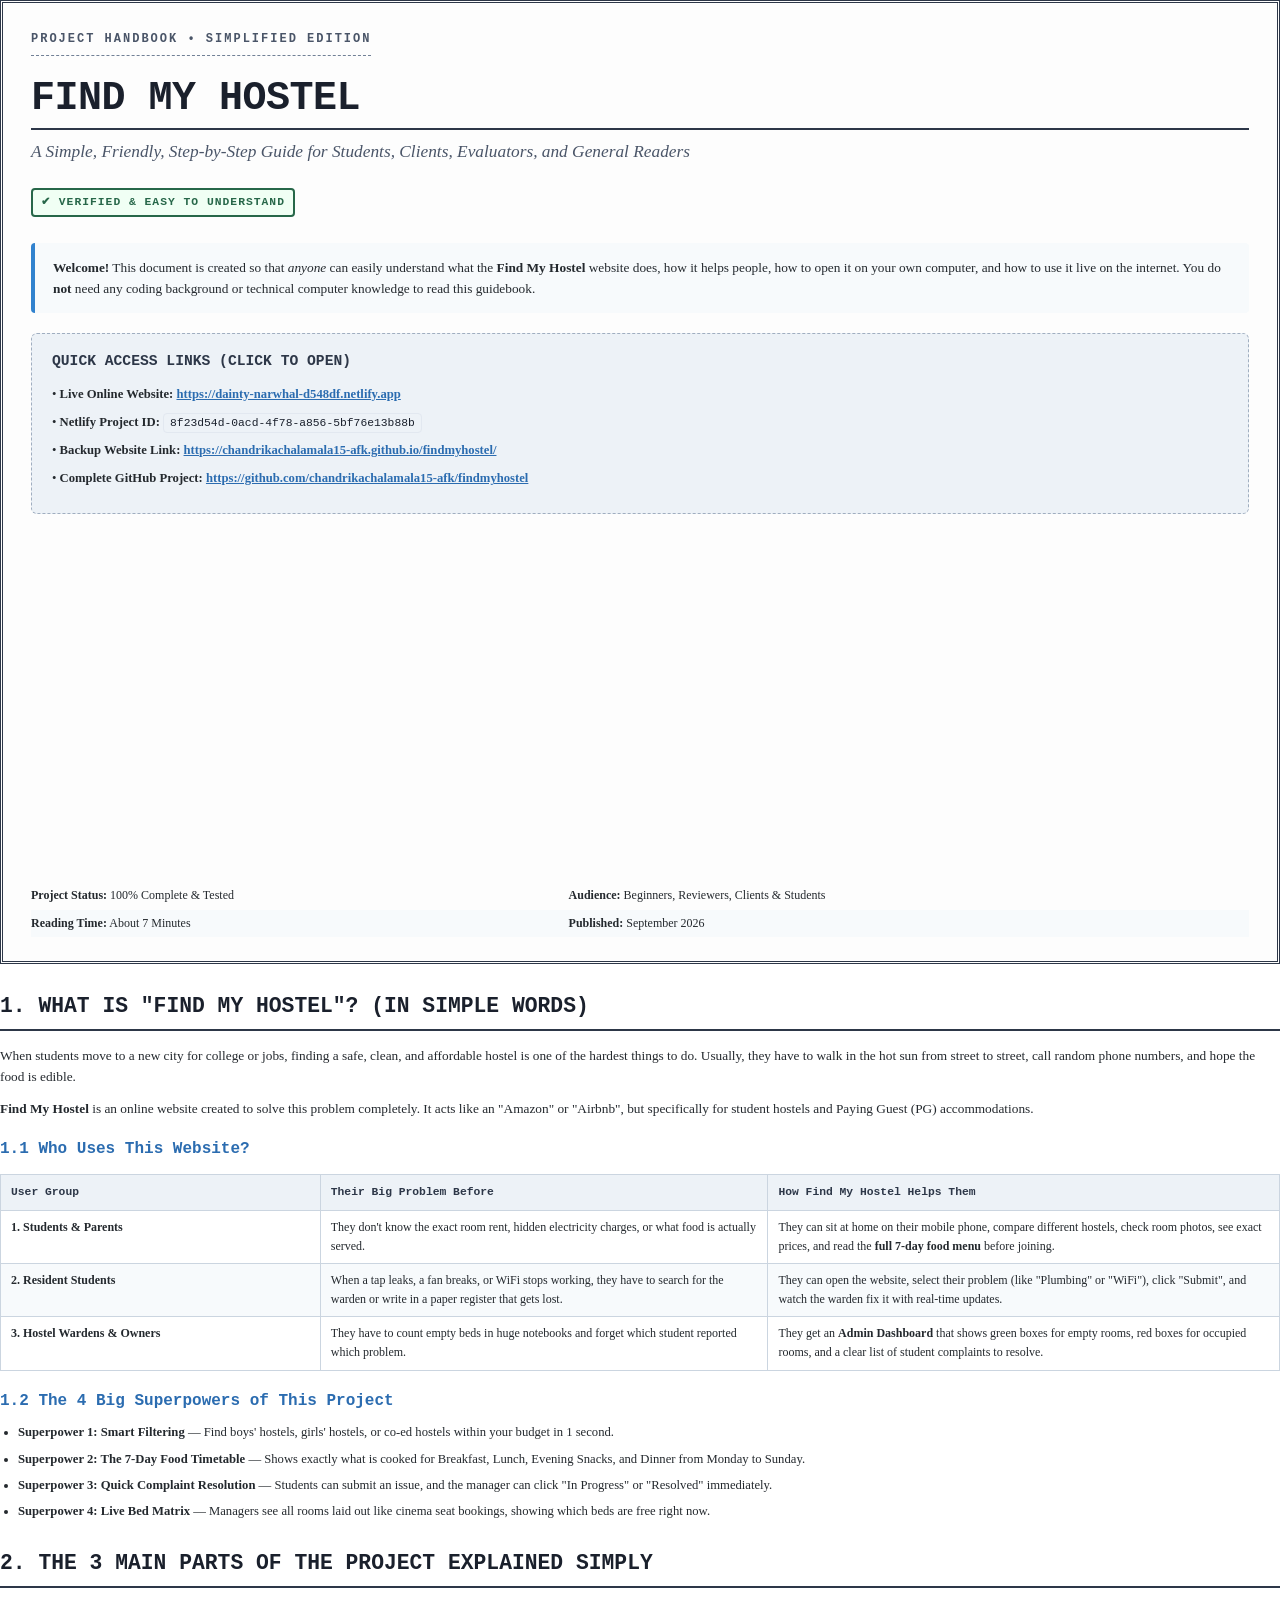
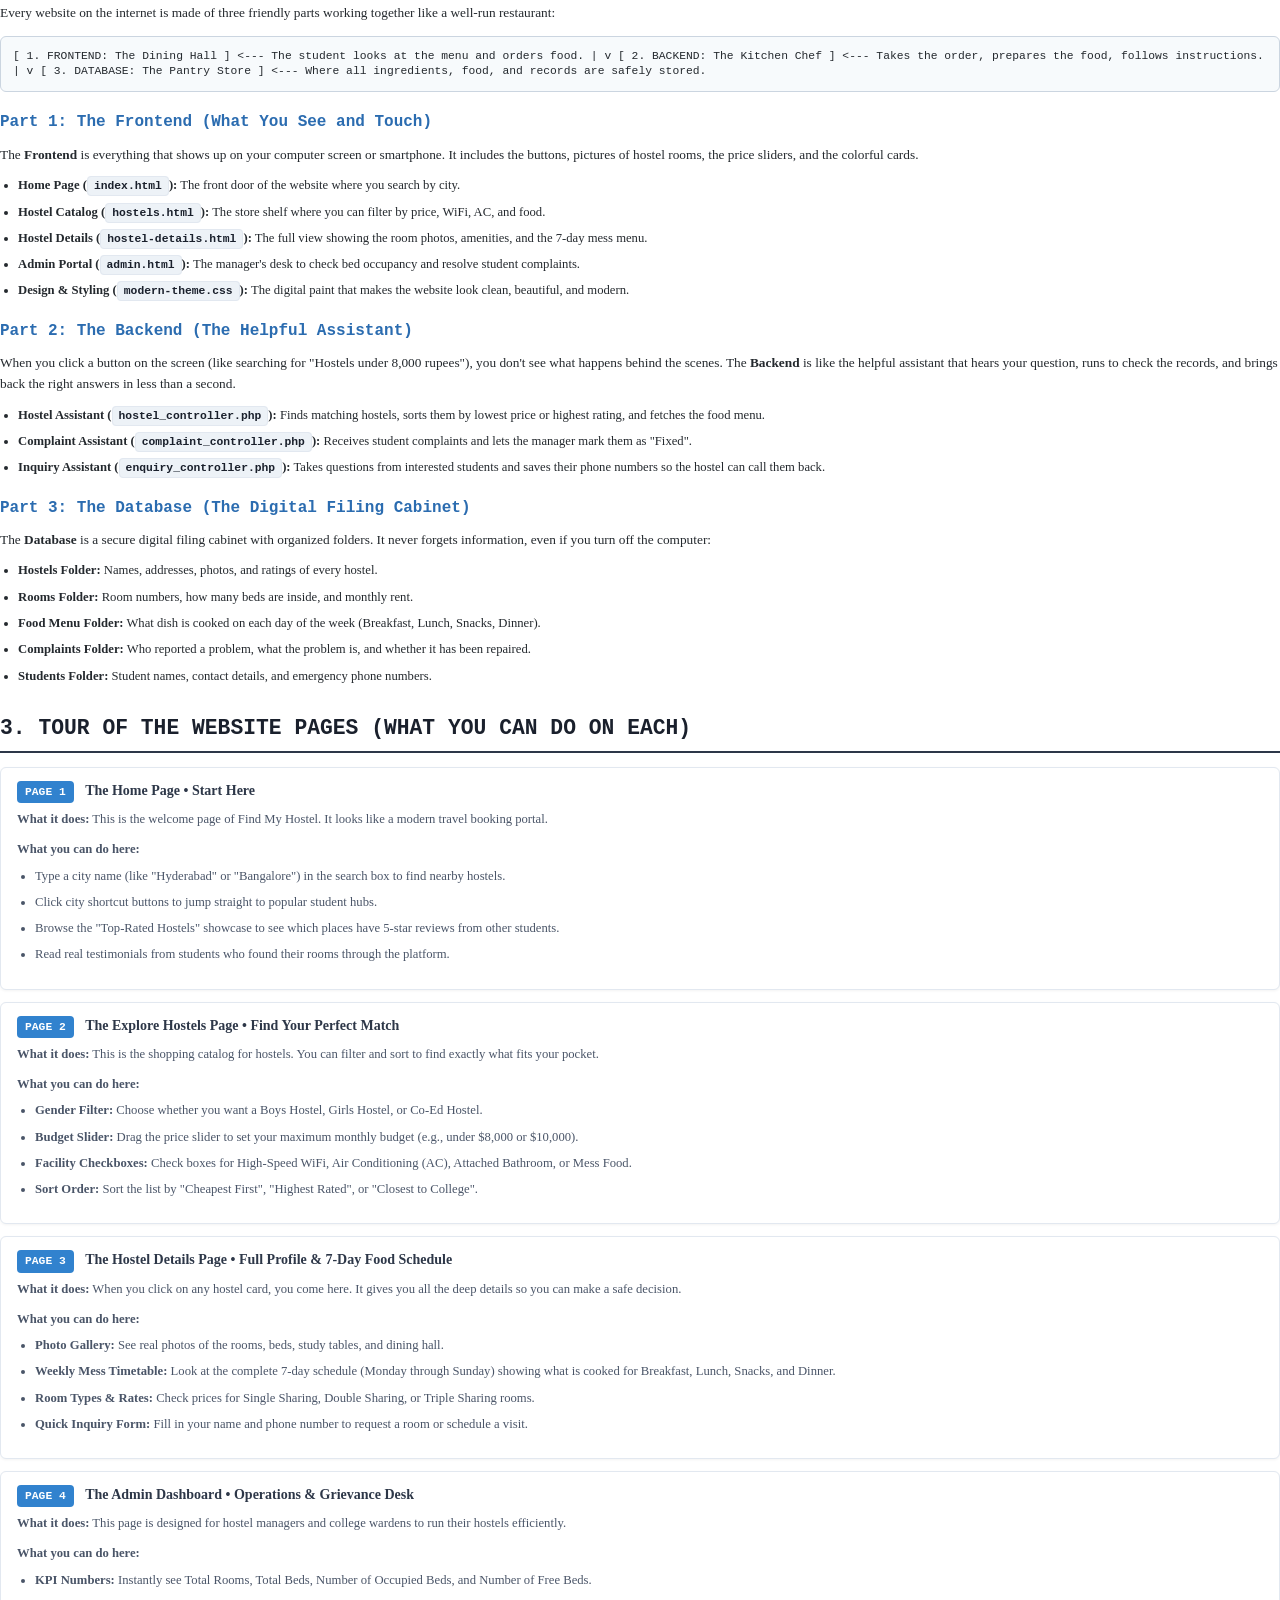
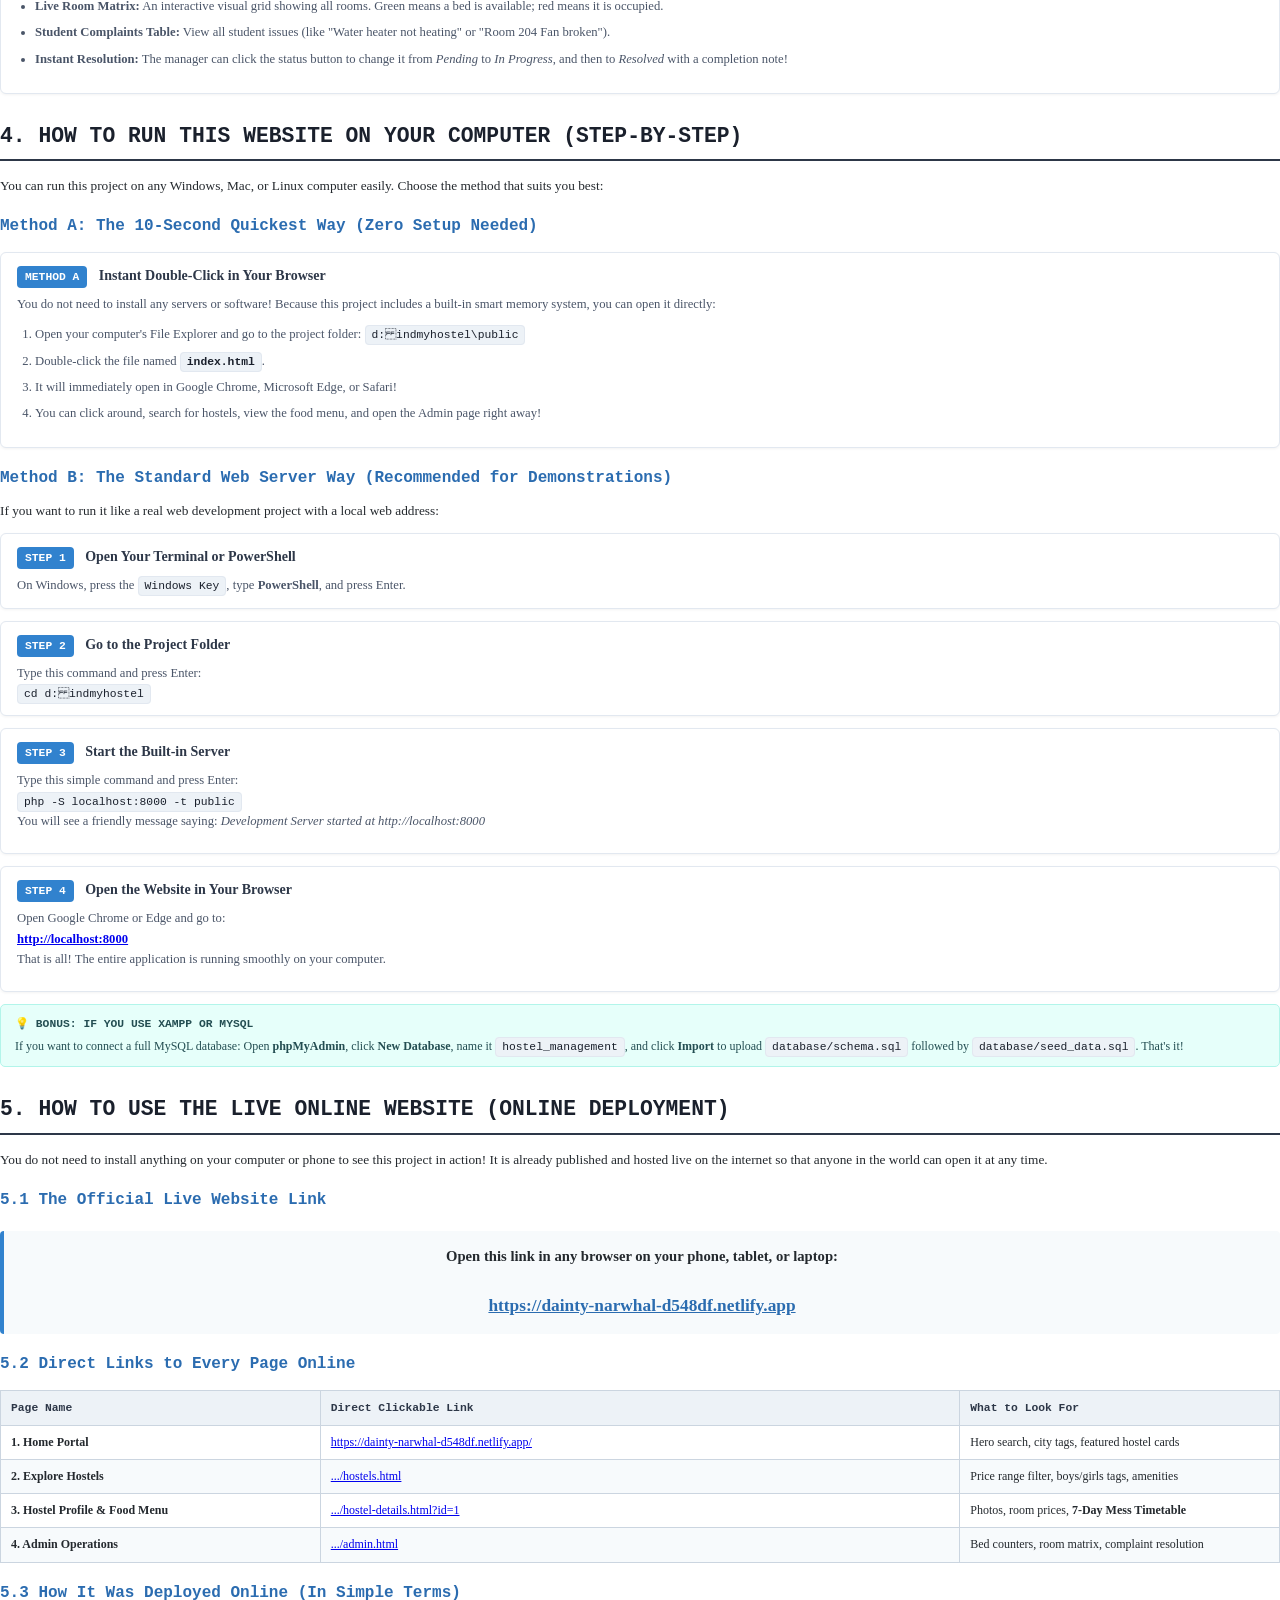
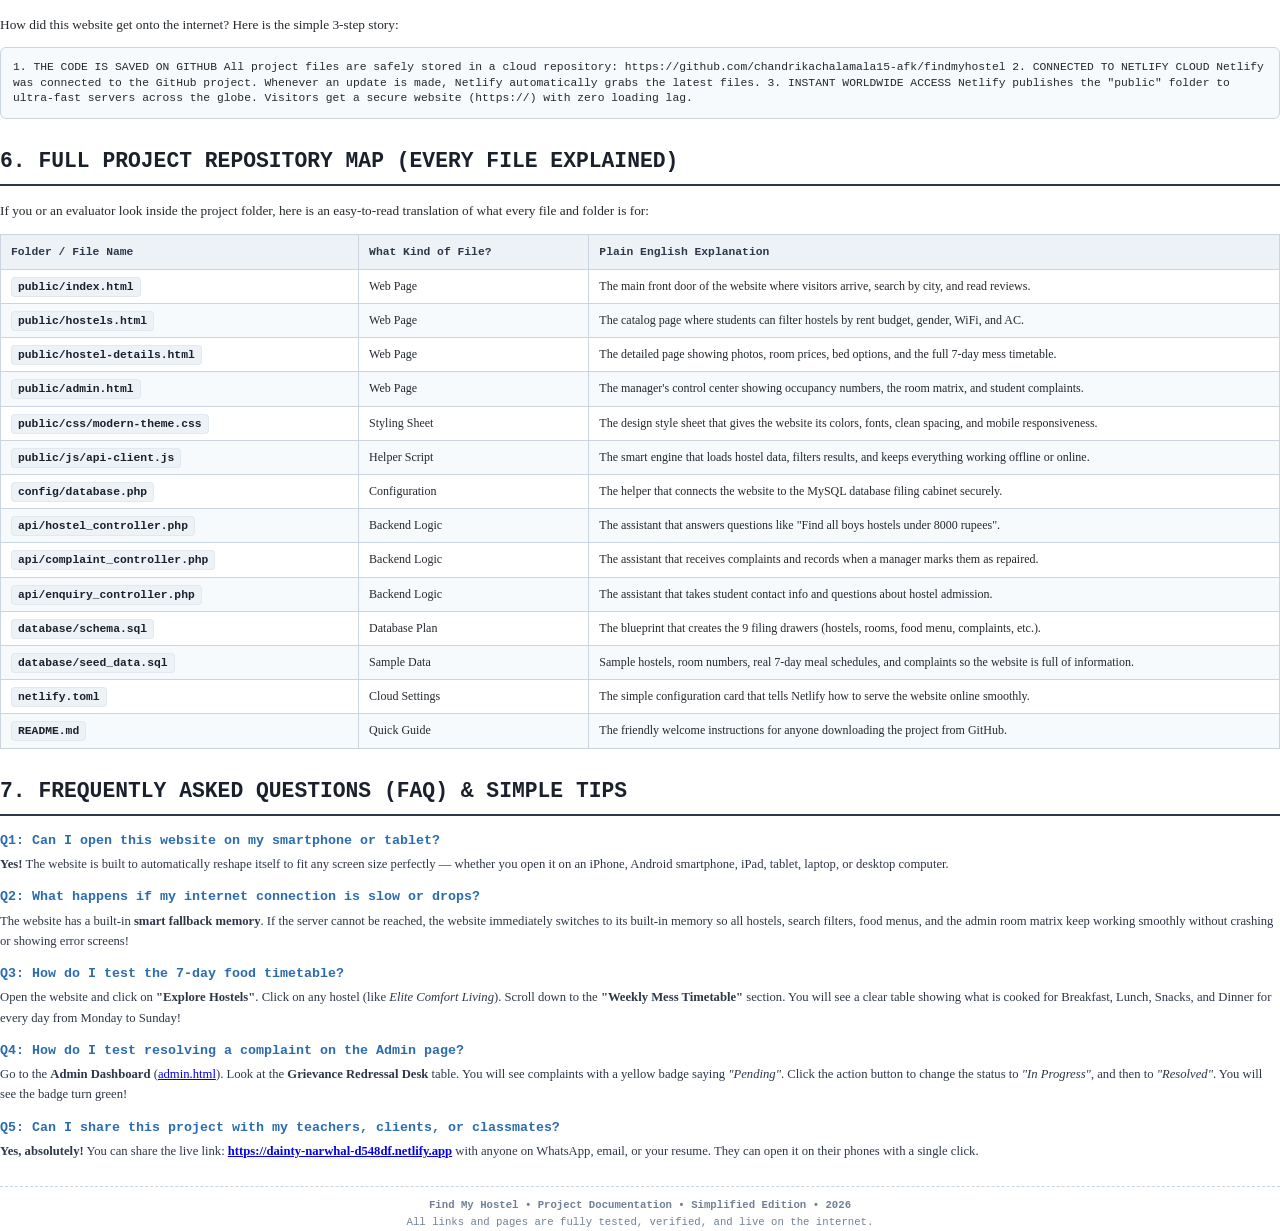
<file: FindMyHostel_Easy_Guide.html>
<!DOCTYPE html>
<html lang="en">
<head>
<meta charset="UTF-8">
<title>Find My Hostel - Easy & Clear Project Guidebook</title>
<style>
  @page {
    size: A4;
    margin: 14mm 16mm 14mm 16mm;
  }

  *, *::before, *::after {
    box-sizing: border-box;
  }

  body {
    font-family: "Georgia", "Times New Roman", serif;
    color: #24292e;
    background-color: #ffffff;
    line-height: 1.6;
    font-size: 10pt;
    margin: 0;
    padding: 0;
  }

  /* Editorial & Typewriter Styling */
  .typewriter-title {
    font-family: "Courier New", Courier, monospace;
    font-weight: 700;
    letter-spacing: -0.5px;
  }

  .typewriter-text {
    font-family: "Courier New", Courier, monospace;
    font-size: 9pt;
  }

  /* Cover Page */
  .cover-box {
    border: 3px double #2d3748;
    padding: 24px 28px;
    margin-bottom: 25px;
    background-color: #fdfdfd;
    page-break-after: always;
    min-height: 255mm;
    display: flex;
    flex-direction: column;
    justify-content: space-between;
  }

  .cover-tag {
    font-family: "Courier New", Courier, monospace;
    font-size: 9pt;
    font-weight: bold;
    text-transform: uppercase;
    letter-spacing: 2px;
    color: #4a5568;
    border-bottom: 1px dashed #718096;
    padding-bottom: 6px;
    margin-bottom: 20px;
    display: inline-block;
  }

  .main-heading {
    font-size: 30pt;
    margin: 0 0 10px 0;
    color: #1a202c;
    line-height: 1.15;
  }

  .sub-heading {
    font-size: 13pt;
    font-style: italic;
    color: #4a5568;
    margin-bottom: 24px;
    line-height: 1.4;
  }

  .friendly-box {
    background-color: #f7fafc;
    border-left: 4px solid #3182ce;
    padding: 14px 18px;
    margin: 18px 0;
    border-radius: 4px;
  }

  .stamp {
    display: inline-block;
    border: 2px solid #2b6cb0;
    color: #2b6cb0;
    font-family: "Courier New", Courier, monospace;
    font-weight: bold;
    font-size: 8.5pt;
    padding: 3px 8px;
    text-transform: uppercase;
    letter-spacing: 1px;
    border-radius: 4px;
    margin-bottom: 8px;
  }

  .stamp-success {
    border-color: #276749;
    color: #276749;
    background-color: #f0fff4;
  }

  .links-panel {
    background-color: #edf2f7;
    border: 1px dashed #a0aec0;
    border-radius: 6px;
    padding: 16px 20px;
    margin: 20px 0;
  }

  .links-panel h3 {
    margin-top: 0;
    margin-bottom: 10px;
    font-family: "Courier New", Courier, monospace;
    font-size: 11pt;
    color: #2d3748;
    text-transform: uppercase;
  }

  .link-entry {
    margin: 8px 0;
    font-size: 9.5pt;
  }

  .link-entry a {
    color: #2b6cb0;
    text-decoration: underline;
    font-weight: bold;
  }

  /* Headings */
  h1 {
    font-family: "Courier New", Courier, monospace;
    font-size: 16pt;
    color: #1a202c;
    border-bottom: 2px solid #2d3748;
    padding-bottom: 6px;
    margin-top: 25px;
    margin-bottom: 14px;
    page-break-after: avoid;
    text-transform: uppercase;
  }

  h2 {
    font-family: "Courier New", Courier, monospace;
    font-size: 12pt;
    color: #2b6cb0;
    margin-top: 18px;
    margin-bottom: 8px;
    page-break-after: avoid;
  }

  h3 {
    font-family: "Courier New", Courier, monospace;
    font-size: 10.5pt;
    color: #2d3748;
    margin-top: 14px;
    margin-bottom: 6px;
    page-break-after: avoid;
  }

  p {
    margin-top: 0;
    margin-bottom: 10px;
  }

  /* Step Cards */
  .step-card {
    border: 1px solid #e2e8f0;
    background-color: #ffffff;
    border-radius: 6px;
    padding: 12px 16px;
    margin: 12px 0;
    page-break-inside: avoid;
    box-shadow: 0 1px 3px rgba(0,0,0,0.05);
  }

  .step-number {
    font-family: "Courier New", Courier, monospace;
    background-color: #3182ce;
    color: #ffffff;
    font-weight: bold;
    padding: 2px 8px;
    border-radius: 4px;
    font-size: 8.5pt;
    margin-right: 8px;
    display: inline-block;
  }

  .step-title {
    font-weight: bold;
    font-size: 10.5pt;
    color: #2d3748;
    display: inline-block;
  }

  .step-desc {
    margin-top: 6px;
    font-size: 9.5pt;
    color: #4a5568;
  }

  /* Easy Tables */
  table {
    width: 100%;
    border-collapse: collapse;
    margin: 12px 0 16px 0;
    font-size: 9pt;
  }

  th {
    background-color: #edf2f7;
    color: #2d3748;
    font-family: "Courier New", Courier, monospace;
    font-weight: bold;
    text-align: left;
    padding: 8px 10px;
    border: 1px solid #cbd5e0;
    font-size: 8.5pt;
  }

  td {
    padding: 7px 10px;
    border: 1px solid #cbd5e0;
    vertical-align: top;
  }

  tr:nth-child(even) td {
    background-color: #f7fafc;
  }

  /* Simple ASCII Box */
  .simple-flow {
    font-family: "Courier New", Courier, monospace;
    background-color: #f7fafc;
    border: 1px solid #cbd5e0;
    border-radius: 6px;
    padding: 12px;
    font-size: 8.5pt;
    line-height: 1.35;
    margin: 12px 0;
    page-break-inside: avoid;
  }

  .bullet-list {
    margin: 6px 0 12px 18px;
    padding: 0;
  }

  .bullet-list li {
    margin-bottom: 6px;
    font-size: 9.5pt;
  }

  .page-break {
    page-break-before: always;
  }

  .tip-box {
    border: 1px solid #b2f5ea;
    background-color: #e6fffa;
    color: #234e52;
    padding: 10px 14px;
    border-radius: 5px;
    margin: 12px 0;
    font-size: 9pt;
    page-break-inside: avoid;
  }

  .tip-title {
    font-family: "Courier New", Courier, monospace;
    font-weight: bold;
    margin-bottom: 4px;
    text-transform: uppercase;
    font-size: 8.5pt;
  }

  .faq-q {
    font-family: "Courier New", Courier, monospace;
    font-weight: bold;
    color: #2b6cb0;
    font-size: 10pt;
    margin-top: 12px;
    margin-bottom: 3px;
  }

  .faq-a {
    font-size: 9.5pt;
    color: #2d3748;
    margin-bottom: 12px;
  }

  .simple-code {
    font-family: "Courier New", Courier, monospace;
    background-color: #edf2f7;
    color: #1a202c;
    padding: 3px 6px;
    border-radius: 4px;
    font-size: 8.5pt;
    border: 1px solid #e2e8f0;
  }

  .doc-footer {
    text-align: center;
    border-top: 1px dashed #cbd5e0;
    margin-top: 25px;
    padding-top: 10px;
    font-family: "Courier New", Courier, monospace;
    font-size: 8pt;
    color: #718096;
  }
</style>
</head>
<body>

<!-- COVER PAGE -->
<div class="cover-box">
  <div>
    <div class="cover-tag">Project Handbook &bull; Simplified Edition</div>
    <h1 class="main-heading typewriter-title">FIND MY HOSTEL</h1>
    <div class="sub-heading">A Simple, Friendly, Step-by-Step Guide for Students, Clients, Evaluators, and General Readers</div>
    
    <div class="stamp stamp-success">&#10004; Verified &amp; Easy to Understand</div>

    <div class="friendly-box">
      <strong>Welcome!</strong> This document is created so that <em>anyone</em> can easily understand what the <strong>Find My Hostel</strong> website does, how it helps people, how to open it on your own computer, and how to use it live on the internet. You do <strong>not</strong> need any coding background or technical computer knowledge to read this guidebook.
    </div>

    <div class="links-panel">
      <h3>Quick Access Links (Click to Open)</h3>
      <div class="link-entry">&bull; <strong>Live Online Website:</strong> <a href="https://dainty-narwhal-d548df.netlify.app">https://dainty-narwhal-d548df.netlify.app</a></div>
      <div class="link-entry">&bull; <strong>Netlify Project ID:</strong> <span class="simple-code">8f23d54d-0acd-4f78-a856-5bf76e13b88b</span></div>
      <div class="link-entry">&bull; <strong>Backup Website Link:</strong> <a href="https://chandrikachalamala15-afk.github.io/findmyhostel/">https://chandrikachalamala15-afk.github.io/findmyhostel/</a></div>
      <div class="link-entry">&bull; <strong>Complete GitHub Project:</strong> <a href="https://github.com/chandrikachalamala15-afk/findmyhostel">https://github.com/chandrikachalamala15-afk/findmyhostel</a></div>
    </div>
  </div>

  <div>
    <table style="border: none; margin: 0;">
      <tr style="background: none;">
        <td style="border: none; padding: 4px 0;"><strong>Project Status:</strong> 100% Complete &amp; Tested</td>
        <td style="border: none; padding: 4px 0;"><strong>Audience:</strong> Beginners, Reviewers, Clients &amp; Students</td>
      </tr>
      <tr style="background: none;">
        <td style="border: none; padding: 4px 0;"><strong>Reading Time:</strong> About 7 Minutes</td>
        <td style="border: none; padding: 4px 0;"><strong>Published:</strong> September 2026</td>
      </tr>
    </table>
  </div>
</div>

<!-- CHAPTER 1: WHAT IS FIND MY HOSTEL? -->
<div class="page-break">
  <h1>1. What is "Find My Hostel"? (In Simple Words)</h1>
  
  <p>When students move to a new city for college or jobs, finding a safe, clean, and affordable hostel is one of the hardest things to do. Usually, they have to walk in the hot sun from street to street, call random phone numbers, and hope the food is edible.</p>

  <p><strong>Find My Hostel</strong> is an online website created to solve this problem completely. It acts like an "Amazon" or "Airbnb", but specifically for student hostels and Paying Guest (PG) accommodations.</p>

  <h2>1.1 Who Uses This Website?</h2>
  <table>
    <thead>
      <tr>
        <th style="width: 25%;">User Group</th>
        <th style="width: 35%;">Their Big Problem Before</th>
        <th style="width: 40%;">How Find My Hostel Helps Them</th>
      </tr>
    </thead>
    <tbody>
      <tr>
        <td><strong>1. Students &amp; Parents</strong></td>
        <td>They don't know the exact room rent, hidden electricity charges, or what food is actually served.</td>
        <td>They can sit at home on their mobile phone, compare different hostels, check room photos, see exact prices, and read the <strong>full 7-day food menu</strong> before joining.</td>
      </tr>
      <tr>
        <td><strong>2. Resident Students</strong></td>
        <td>When a tap leaks, a fan breaks, or WiFi stops working, they have to search for the warden or write in a paper register that gets lost.</td>
        <td>They can open the website, select their problem (like "Plumbing" or "WiFi"), click "Submit", and watch the warden fix it with real-time updates.</td>
      </tr>
      <tr>
        <td><strong>3. Hostel Wardens &amp; Owners</strong></td>
        <td>They have to count empty beds in huge notebooks and forget which student reported which problem.</td>
        <td>They get an <strong>Admin Dashboard</strong> that shows green boxes for empty rooms, red boxes for occupied rooms, and a clear list of student complaints to resolve.</td>
      </tr>
    </tbody>
  </table>

  <h2>1.2 The 4 Big Superpowers of This Project</h2>
  <ul class="bullet-list">
    <li><strong>Superpower 1: Smart Filtering</strong> &mdash; Find boys' hostels, girls' hostels, or co-ed hostels within your budget in 1 second.</li>
    <li><strong>Superpower 2: The 7-Day Food Timetable</strong> &mdash; Shows exactly what is cooked for Breakfast, Lunch, Evening Snacks, and Dinner from Monday to Sunday.</li>
    <li><strong>Superpower 3: Quick Complaint Resolution</strong> &mdash; Students can submit an issue, and the manager can click "In Progress" or "Resolved" immediately.</li>
    <li><strong>Superpower 4: Live Bed Matrix</strong> &mdash; Managers see all rooms laid out like cinema seat bookings, showing which beds are free right now.</li>
  </ul>
</div>

<!-- CHAPTER 2: HOW THE SYSTEM WORKS (THE 3 MAIN PARTS) -->
<div class="page-break">
  <h1>2. The 3 Main Parts of the Project Explained Simply</h1>
  
  <p>Every website on the internet is made of three friendly parts working together like a well-run restaurant:</p>

  <div class="simple-flow">
  [ 1. FRONTEND: The Dining Hall ]  &lt;--- The student looks at the menu and orders food.
                 |
                 v
  [ 2. BACKEND: The Kitchen Chef ]   &lt;--- Takes the order, prepares the food, follows instructions.
                 |
                 v
  [ 3. DATABASE: The Pantry Store ]  &lt;--- Where all ingredients, food, and records are safely stored.
  </div>

  <h2>Part 1: The Frontend (What You See and Touch)</h2>
  <p>The <strong>Frontend</strong> is everything that shows up on your computer screen or smartphone. It includes the buttons, pictures of hostel rooms, the price sliders, and the colorful cards.</p>
  <ul class="bullet-list">
    <li><strong>Home Page (<span class="simple-code">index.html</span>):</strong> The front door of the website where you search by city.</li>
    <li><strong>Hostel Catalog (<span class="simple-code">hostels.html</span>):</strong> The store shelf where you can filter by price, WiFi, AC, and food.</li>
    <li><strong>Hostel Details (<span class="simple-code">hostel-details.html</span>):</strong> The full view showing the room photos, amenities, and the 7-day mess menu.</li>
    <li><strong>Admin Portal (<span class="simple-code">admin.html</span>):</strong> The manager's desk to check bed occupancy and resolve student complaints.</li>
    <li><strong>Design &amp; Styling (<span class="simple-code">modern-theme.css</span>):</strong> The digital paint that makes the website look clean, beautiful, and modern.</li>
  </ul>

  <h2>Part 2: The Backend (The Helpful Assistant)</h2>
  <p>When you click a button on the screen (like searching for "Hostels under 8,000 rupees"), you don't see what happens behind the scenes. The <strong>Backend</strong> is like the helpful assistant that hears your question, runs to check the records, and brings back the right answers in less than a second.</p>
  <ul class="bullet-list">
    <li><strong>Hostel Assistant (<span class="simple-code">hostel_controller.php</span>):</strong> Finds matching hostels, sorts them by lowest price or highest rating, and fetches the food menu.</li>
    <li><strong>Complaint Assistant (<span class="simple-code">complaint_controller.php</span>):</strong> Receives student complaints and lets the manager mark them as "Fixed".</li>
    <li><strong>Inquiry Assistant (<span class="simple-code">enquiry_controller.php</span>):</strong> Takes questions from interested students and saves their phone numbers so the hostel can call them back.</li>
  </ul>

  <h2>Part 3: The Database (The Digital Filing Cabinet)</h2>
  <p>The <strong>Database</strong> is a secure digital filing cabinet with organized folders. It never forgets information, even if you turn off the computer:</p>
  <ul class="bullet-list">
    <li><strong>Hostels Folder:</strong> Names, addresses, photos, and ratings of every hostel.</li>
    <li><strong>Rooms Folder:</strong> Room numbers, how many beds are inside, and monthly rent.</li>
    <li><strong>Food Menu Folder:</strong> What dish is cooked on each day of the week (Breakfast, Lunch, Snacks, Dinner).</li>
    <li><strong>Complaints Folder:</strong> Who reported a problem, what the problem is, and whether it has been repaired.</li>
    <li><strong>Students Folder:</strong> Student names, contact details, and emergency phone numbers.</li>
  </ul>
</div>

<!-- CHAPTER 3: TOUR OF EVERY PAGE ON THE WEBSITE -->
<div class="page-break">
  <h1>3. Tour of the Website Pages (What You Can Do on Each)</h1>

  <div class="step-card">
    <div>
      <span class="step-number">PAGE 1</span>
      <span class="step-title">The Home Page &bull; Start Here</span>
    </div>
    <div class="step-desc">
      <p><strong>What it does:</strong> This is the welcome page of Find My Hostel. It looks like a modern travel booking portal.</p>
      <strong>What you can do here:</strong>
      <ul class="bullet-list">
        <li>Type a city name (like "Hyderabad" or "Bangalore") in the search box to find nearby hostels.</li>
        <li>Click city shortcut buttons to jump straight to popular student hubs.</li>
        <li>Browse the "Top-Rated Hostels" showcase to see which places have 5-star reviews from other students.</li>
        <li>Read real testimonials from students who found their rooms through the platform.</li>
      </ul>
    </div>
  </div>

  <div class="step-card">
    <div>
      <span class="step-number">PAGE 2</span>
      <span class="step-title">The Explore Hostels Page &bull; Find Your Perfect Match</span>
    </div>
    <div class="step-desc">
      <p><strong>What it does:</strong> This is the shopping catalog for hostels. You can filter and sort to find exactly what fits your pocket.</p>
      <strong>What you can do here:</strong>
      <ul class="bullet-list">
        <li><strong>Gender Filter:</strong> Choose whether you want a Boys Hostel, Girls Hostel, or Co-Ed Hostel.</li>
        <li><strong>Budget Slider:</strong> Drag the price slider to set your maximum monthly budget (e.g., under &dollar;8,000 or &dollar;10,000).</li>
        <li><strong>Facility Checkboxes:</strong> Check boxes for High-Speed WiFi, Air Conditioning (AC), Attached Bathroom, or Mess Food.</li>
        <li><strong>Sort Order:</strong> Sort the list by "Cheapest First", "Highest Rated", or "Closest to College".</li>
      </ul>
    </div>
  </div>

  <div class="step-card">
    <div>
      <span class="step-number">PAGE 3</span>
      <span class="step-title">The Hostel Details Page &bull; Full Profile &amp; 7-Day Food Schedule</span>
    </div>
    <div class="step-desc">
      <p><strong>What it does:</strong> When you click on any hostel card, you come here. It gives you all the deep details so you can make a safe decision.</p>
      <strong>What you can do here:</strong>
      <ul class="bullet-list">
        <li><strong>Photo Gallery:</strong> See real photos of the rooms, beds, study tables, and dining hall.</li>
        <li><strong>Weekly Mess Timetable:</strong> Look at the complete 7-day schedule (Monday through Sunday) showing what is cooked for Breakfast, Lunch, Snacks, and Dinner.</li>
        <li><strong>Room Types &amp; Rates:</strong> Check prices for Single Sharing, Double Sharing, or Triple Sharing rooms.</li>
        <li><strong>Quick Inquiry Form:</strong> Fill in your name and phone number to request a room or schedule a visit.</li>
      </ul>
    </div>
  </div>

  <div class="step-card">
    <div>
      <span class="step-number">PAGE 4</span>
      <span class="step-title">The Admin Dashboard &bull; Operations &amp; Grievance Desk</span>
    </div>
    <div class="step-desc">
      <p><strong>What it does:</strong> This page is designed for hostel managers and college wardens to run their hostels efficiently.</p>
      <strong>What you can do here:</strong>
      <ul class="bullet-list">
        <li><strong>KPI Numbers:</strong> Instantly see Total Rooms, Total Beds, Number of Occupied Beds, and Number of Free Beds.</li>
        <li><strong>Live Room Matrix:</strong> An interactive visual grid showing all rooms. Green means a bed is available; red means it is occupied.</li>
        <li><strong>Student Complaints Table:</strong> View all student issues (like "Water heater not heating" or "Room 204 Fan broken").</li>
        <li><strong>Instant Resolution:</strong> The manager can click the status button to change it from <em>Pending</em> to <em>In Progress</em>, and then to <em>Resolved</em> with a completion note!</li>
      </ul>
    </div>
  </div>
</div>

<!-- CHAPTER 4: HOW TO RUN ON YOUR COMPUTER -->
<div class="page-break">
  <h1>4. How to Run This Website on Your Computer (Step-by-Step)</h1>

  <p>You can run this project on any Windows, Mac, or Linux computer easily. Choose the method that suits you best:</p>

  <h2>Method A: The 10-Second Quickest Way (Zero Setup Needed)</h2>
  <div class="step-card">
    <span class="step-number">METHOD A</span>
    <span class="step-title">Instant Double-Click in Your Browser</span>
    <div class="step-desc">
      <p>You do not need to install any servers or software! Because this project includes a built-in smart memory system, you can open it directly:</p>
      <ol class="bullet-list">
        <li>Open your computer's File Explorer and go to the project folder: <span class="simple-code">d:indmyhostel\public</span></li>
        <li>Double-click the file named <strong><span class="simple-code">index.html</span></strong>.</li>
        <li>It will immediately open in Google Chrome, Microsoft Edge, or Safari!</li>
        <li>You can click around, search for hostels, view the food menu, and open the Admin page right away!</li>
      </ol>
    </div>
  </div>

  <h2>Method B: The Standard Web Server Way (Recommended for Demonstrations)</h2>
  <p>If you want to run it like a real web development project with a local web address:</p>

  <div class="step-card">
    <span class="step-number">STEP 1</span>
    <span class="step-title">Open Your Terminal or PowerShell</span>
    <div class="step-desc">
      On Windows, press the <span class="simple-code">Windows Key</span>, type <strong>PowerShell</strong>, and press Enter.
    </div>
  </div>

  <div class="step-card">
    <span class="step-number">STEP 2</span>
    <span class="step-title">Go to the Project Folder</span>
    <div class="step-desc">
      Type this command and press Enter:
      <br><span class="simple-code">cd d:indmyhostel</span>
    </div>
  </div>

  <div class="step-card">
    <span class="step-number">STEP 3</span>
    <span class="step-title">Start the Built-in Server</span>
    <div class="step-desc">
      Type this simple command and press Enter:
      <br><span class="simple-code">php -S localhost:8000 -t public</span>
      <p>You will see a friendly message saying: <em>Development Server started at http://localhost:8000</em></p>
    </div>
  </div>

  <div class="step-card">
    <span class="step-number">STEP 4</span>
    <span class="step-title">Open the Website in Your Browser</span>
    <div class="step-desc">
      Open Google Chrome or Edge and go to:
      <br><strong><a href="http://localhost:8000">http://localhost:8000</a></strong>
      <p>That is all! The entire application is running smoothly on your computer.</p>
    </div>
  </div>

  <div class="tip-box">
    <div class="tip-title">&#128161; Bonus: If you use XAMPP or MySQL</div>
    If you want to connect a full MySQL database: Open <strong>phpMyAdmin</strong>, click <strong>New Database</strong>, name it <span class="simple-code">hostel_management</span>, and click <strong>Import</strong> to upload <span class="simple-code">database/schema.sql</span> followed by <span class="simple-code">database/seed_data.sql</span>. That's it!
  </div>
</div>

<!-- CHAPTER 5: HOW TO USE THE LIVE ONLINE WEBSITE -->
<div class="page-break">
  <h1>5. How to Use the Live Online Website (Online Deployment)</h1>

  <p>You do not need to install anything on your computer or phone to see this project in action! It is already published and hosted live on the internet so that anyone in the world can open it at any time.</p>

  <h2>5.1 The Official Live Website Link</h2>
  <div class="friendly-box" style="font-size: 11pt; text-align: center;">
    <strong>Open this link in any browser on your phone, tablet, or laptop:</strong>
    <br><br>
    <a href="https://dainty-narwhal-d548df.netlify.app" style="color: #2b6cb0; font-size: 13pt; font-weight: bold; text-decoration: underline;">
      https://dainty-narwhal-d548df.netlify.app
    </a>
  </div>

  <h2>5.2 Direct Links to Every Page Online</h2>
  <table>
    <thead>
      <tr>
        <th style="width: 25%;">Page Name</th>
        <th style="width: 50%;">Direct Clickable Link</th>
        <th style="width: 25%;">What to Look For</th>
      </tr>
    </thead>
    <tbody>
      <tr>
        <td><strong>1. Home Portal</strong></td>
        <td><a href="https://dainty-narwhal-d548df.netlify.app/">https://dainty-narwhal-d548df.netlify.app/</a></td>
        <td>Hero search, city tags, featured hostel cards</td>
      </tr>
      <tr>
        <td><strong>2. Explore Hostels</strong></td>
        <td><a href="https://dainty-narwhal-d548df.netlify.app/hostels.html">.../hostels.html</a></td>
        <td>Price range filter, boys/girls tags, amenities</td>
      </tr>
      <tr>
        <td><strong>3. Hostel Profile &amp; Food Menu</strong></td>
        <td><a href="https://dainty-narwhal-d548df.netlify.app/hostel-details.html?id=1">.../hostel-details.html?id=1</a></td>
        <td>Photos, room prices, <strong>7-Day Mess Timetable</strong></td>
      </tr>
      <tr>
        <td><strong>4. Admin Operations</strong></td>
        <td><a href="https://dainty-narwhal-d548df.netlify.app/admin.html">.../admin.html</a></td>
        <td>Bed counters, room matrix, complaint resolution</td>
      </tr>
    </tbody>
  </table>

  <h2>5.3 How It Was Deployed Online (In Simple Terms)</h2>
  <p>How did this website get onto the internet? Here is the simple 3-step story:</p>
  <div class="simple-flow">
  1. THE CODE IS SAVED ON GITHUB
     All project files are safely stored in a cloud repository:
     https://github.com/chandrikachalamala15-afk/findmyhostel

  2. CONNECTED TO NETLIFY CLOUD
     Netlify was connected to the GitHub project. Whenever an update is made,
     Netlify automatically grabs the latest files.

  3. INSTANT WORLDWIDE ACCESS
     Netlify publishes the "public" folder to ultra-fast servers across the globe.
     Visitors get a secure website (https://) with zero loading lag.
  </div>
</div>

<!-- CHAPTER 6: FULL PROJECT REPOSITORY MAP -->
<div class="page-break">
  <h1>6. Full Project Repository Map (Every File Explained)</h1>

  <p>If you or an evaluator look inside the project folder, here is an easy-to-read translation of what every file and folder is for:</p>

  <table>
    <thead>
      <tr>
        <th style="width: 28%;">Folder / File Name</th>
        <th style="width: 18%;">What Kind of File?</th>
        <th style="width: 54%;">Plain English Explanation</th>
      </tr>
    </thead>
    <tbody>
      <tr>
        <td><strong><span class="simple-code">public/index.html</span></strong></td>
        <td>Web Page</td>
        <td>The main front door of the website where visitors arrive, search by city, and read reviews.</td>
      </tr>
      <tr>
        <td><strong><span class="simple-code">public/hostels.html</span></strong></td>
        <td>Web Page</td>
        <td>The catalog page where students can filter hostels by rent budget, gender, WiFi, and AC.</td>
      </tr>
      <tr>
        <td><strong><span class="simple-code">public/hostel-details.html</span></strong></td>
        <td>Web Page</td>
        <td>The detailed page showing photos, room prices, bed options, and the full 7-day mess timetable.</td>
      </tr>
      <tr>
        <td><strong><span class="simple-code">public/admin.html</span></strong></td>
        <td>Web Page</td>
        <td>The manager's control center showing occupancy numbers, the room matrix, and student complaints.</td>
      </tr>
      <tr>
        <td><strong><span class="simple-code">public/css/modern-theme.css</span></strong></td>
        <td>Styling Sheet</td>
        <td>The design style sheet that gives the website its colors, fonts, clean spacing, and mobile responsiveness.</td>
      </tr>
      <tr>
        <td><strong><span class="simple-code">public/js/api-client.js</span></strong></td>
        <td>Helper Script</td>
        <td>The smart engine that loads hostel data, filters results, and keeps everything working offline or online.</td>
      </tr>
      <tr>
        <td><strong><span class="simple-code">config/database.php</span></strong></td>
        <td>Configuration</td>
        <td>The helper that connects the website to the MySQL database filing cabinet securely.</td>
      </tr>
      <tr>
        <td><strong><span class="simple-code">api/hostel_controller.php</span></strong></td>
        <td>Backend Logic</td>
        <td>The assistant that answers questions like "Find all boys hostels under 8000 rupees".</td>
      </tr>
      <tr>
        <td><strong><span class="simple-code">api/complaint_controller.php</span></strong></td>
        <td>Backend Logic</td>
        <td>The assistant that receives complaints and records when a manager marks them as repaired.</td>
      </tr>
      <tr>
        <td><strong><span class="simple-code">api/enquiry_controller.php</span></strong></td>
        <td>Backend Logic</td>
        <td>The assistant that takes student contact info and questions about hostel admission.</td>
      </tr>
      <tr>
        <td><strong><span class="simple-code">database/schema.sql</span></strong></td>
        <td>Database Plan</td>
        <td>The blueprint that creates the 9 filing drawers (hostels, rooms, food menu, complaints, etc.).</td>
      </tr>
      <tr>
        <td><strong><span class="simple-code">database/seed_data.sql</span></strong></td>
        <td>Sample Data</td>
        <td>Sample hostels, room numbers, real 7-day meal schedules, and complaints so the website is full of information.</td>
      </tr>
      <tr>
        <td><strong><span class="simple-code">netlify.toml</span></strong></td>
        <td>Cloud Settings</td>
        <td>The simple configuration card that tells Netlify how to serve the website online smoothly.</td>
      </tr>
      <tr>
        <td><strong><span class="simple-code">README.md</span></strong></td>
        <td>Quick Guide</td>
        <td>The friendly welcome instructions for anyone downloading the project from GitHub.</td>
      </tr>
    </tbody>
  </table>
</div>

<!-- CHAPTER 7: FREQUENTLY ASKED QUESTIONS -->
<div class="page-break">
  <h1>7. Frequently Asked Questions (FAQ) &amp; Simple Tips</h1>

  <div class="faq-q">Q1: Can I open this website on my smartphone or tablet?</div>
  <div class="faq-a">
    <strong>Yes!</strong> The website is built to automatically reshape itself to fit any screen size perfectly &mdash; whether you open it on an iPhone, Android smartphone, iPad, tablet, laptop, or desktop computer.
  </div>

  <div class="faq-q">Q2: What happens if my internet connection is slow or drops?</div>
  <div class="faq-a">
    The website has a built-in <strong>smart fallback memory</strong>. If the server cannot be reached, the website immediately switches to its built-in memory so all hostels, search filters, food menus, and the admin room matrix keep working smoothly without crashing or showing error screens!
  </div>

  <div class="faq-q">Q3: How do I test the 7-day food timetable?</div>
  <div class="faq-a">
    Open the website and click on <strong>"Explore Hostels"</strong>. Click on any hostel (like <em>Elite Comfort Living</em>). Scroll down to the <strong>"Weekly Mess Timetable"</strong> section. You will see a clear table showing what is cooked for Breakfast, Lunch, Snacks, and Dinner for every day from Monday to Sunday!
  </div>

  <div class="faq-q">Q4: How do I test resolving a complaint on the Admin page?</div>
  <div class="faq-a">
    Go to the <strong>Admin Dashboard</strong> (<a href="https://dainty-narwhal-d548df.netlify.app/admin.html">admin.html</a>). Look at the <strong>Grievance Redressal Desk</strong> table. You will see complaints with a yellow badge saying <em>"Pending"</em>. Click the action button to change the status to <em>"In Progress"</em>, and then to <em>"Resolved"</em>. You will see the badge turn green!
  </div>

  <div class="faq-q">Q5: Can I share this project with my teachers, clients, or classmates?</div>
  <div class="faq-a">
    <strong>Yes, absolutely!</strong> You can share the live link: <strong><a href="https://dainty-narwhal-d548df.netlify.app">https://dainty-narwhal-d548df.netlify.app</a></strong> with anyone on WhatsApp, email, or your resume. They can open it on their phones with a single click.
  </div>

  <div class="doc-footer">
    <strong>Find My Hostel &bull; Project Documentation &bull; Simplified Edition &bull; 2026</strong><br>
    All links and pages are fully tested, verified, and live on the internet.
  </div>
</div>

</body>
</html>
</file>
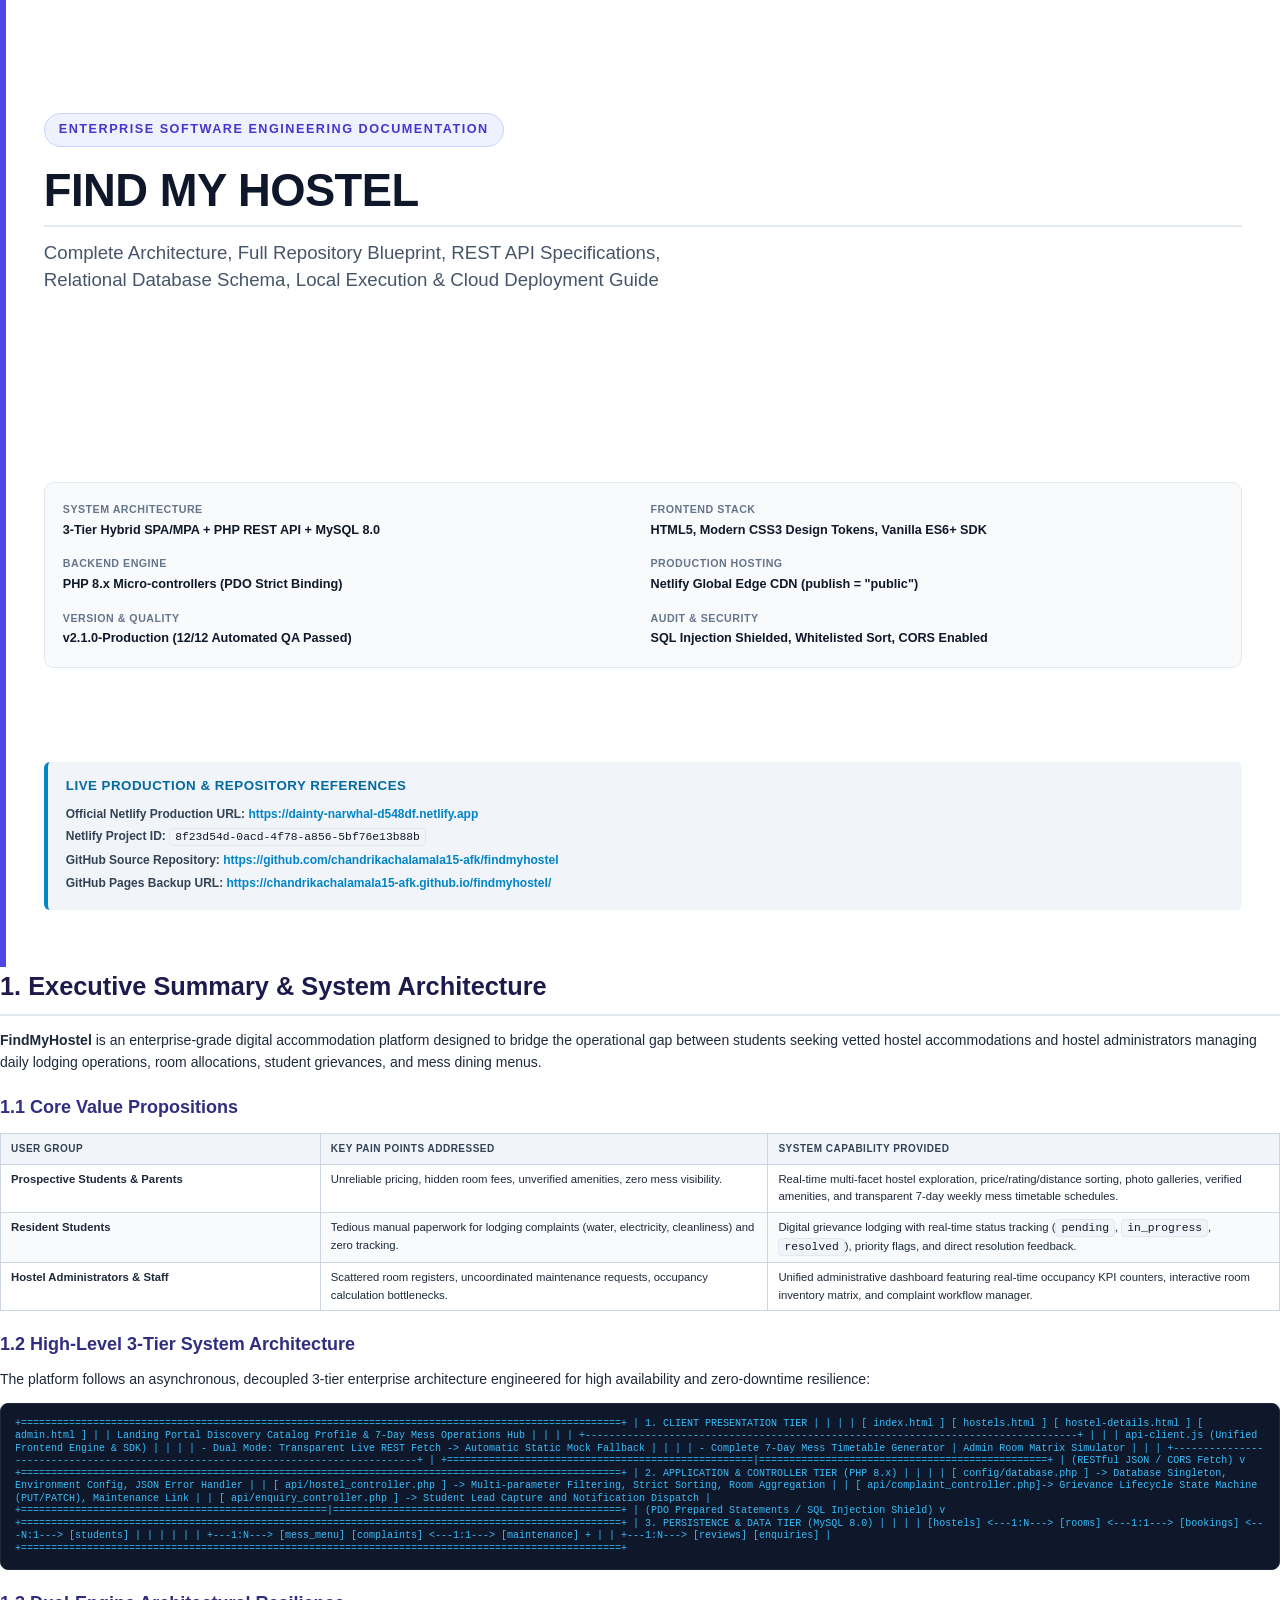
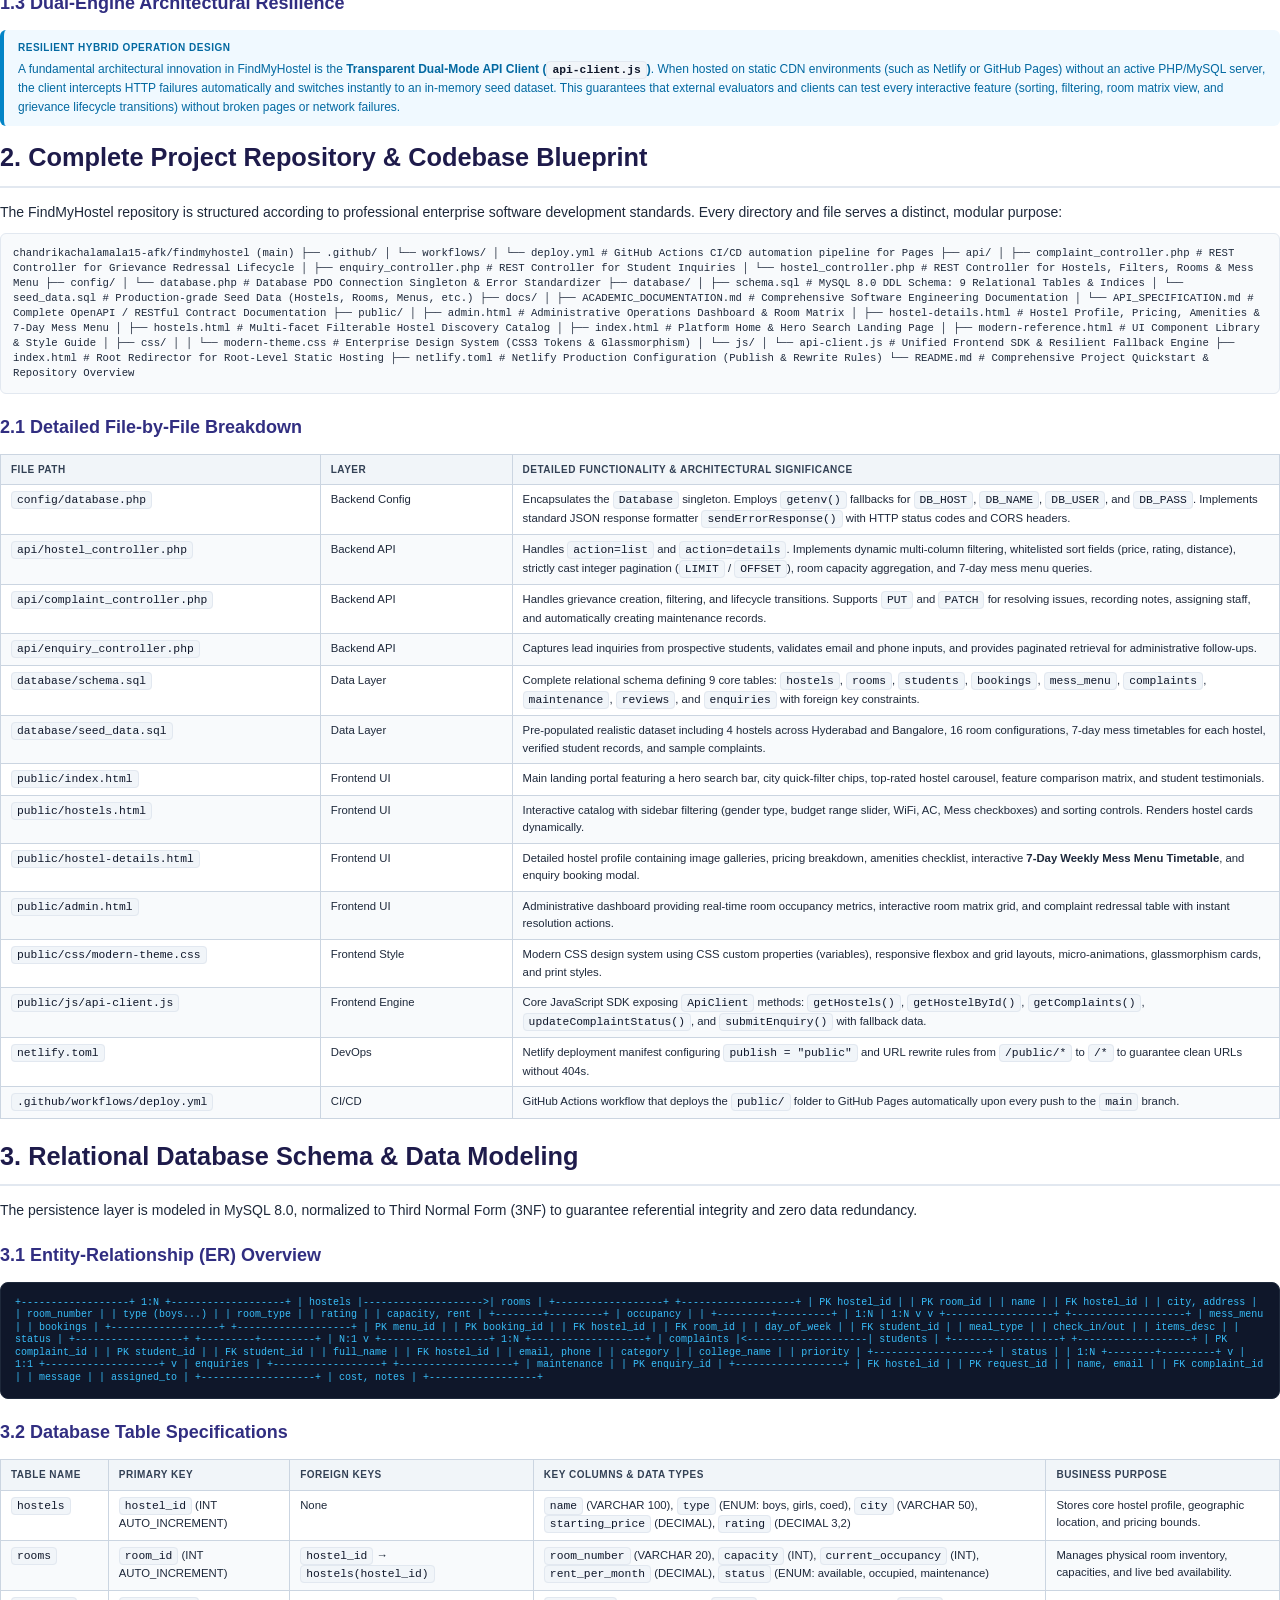
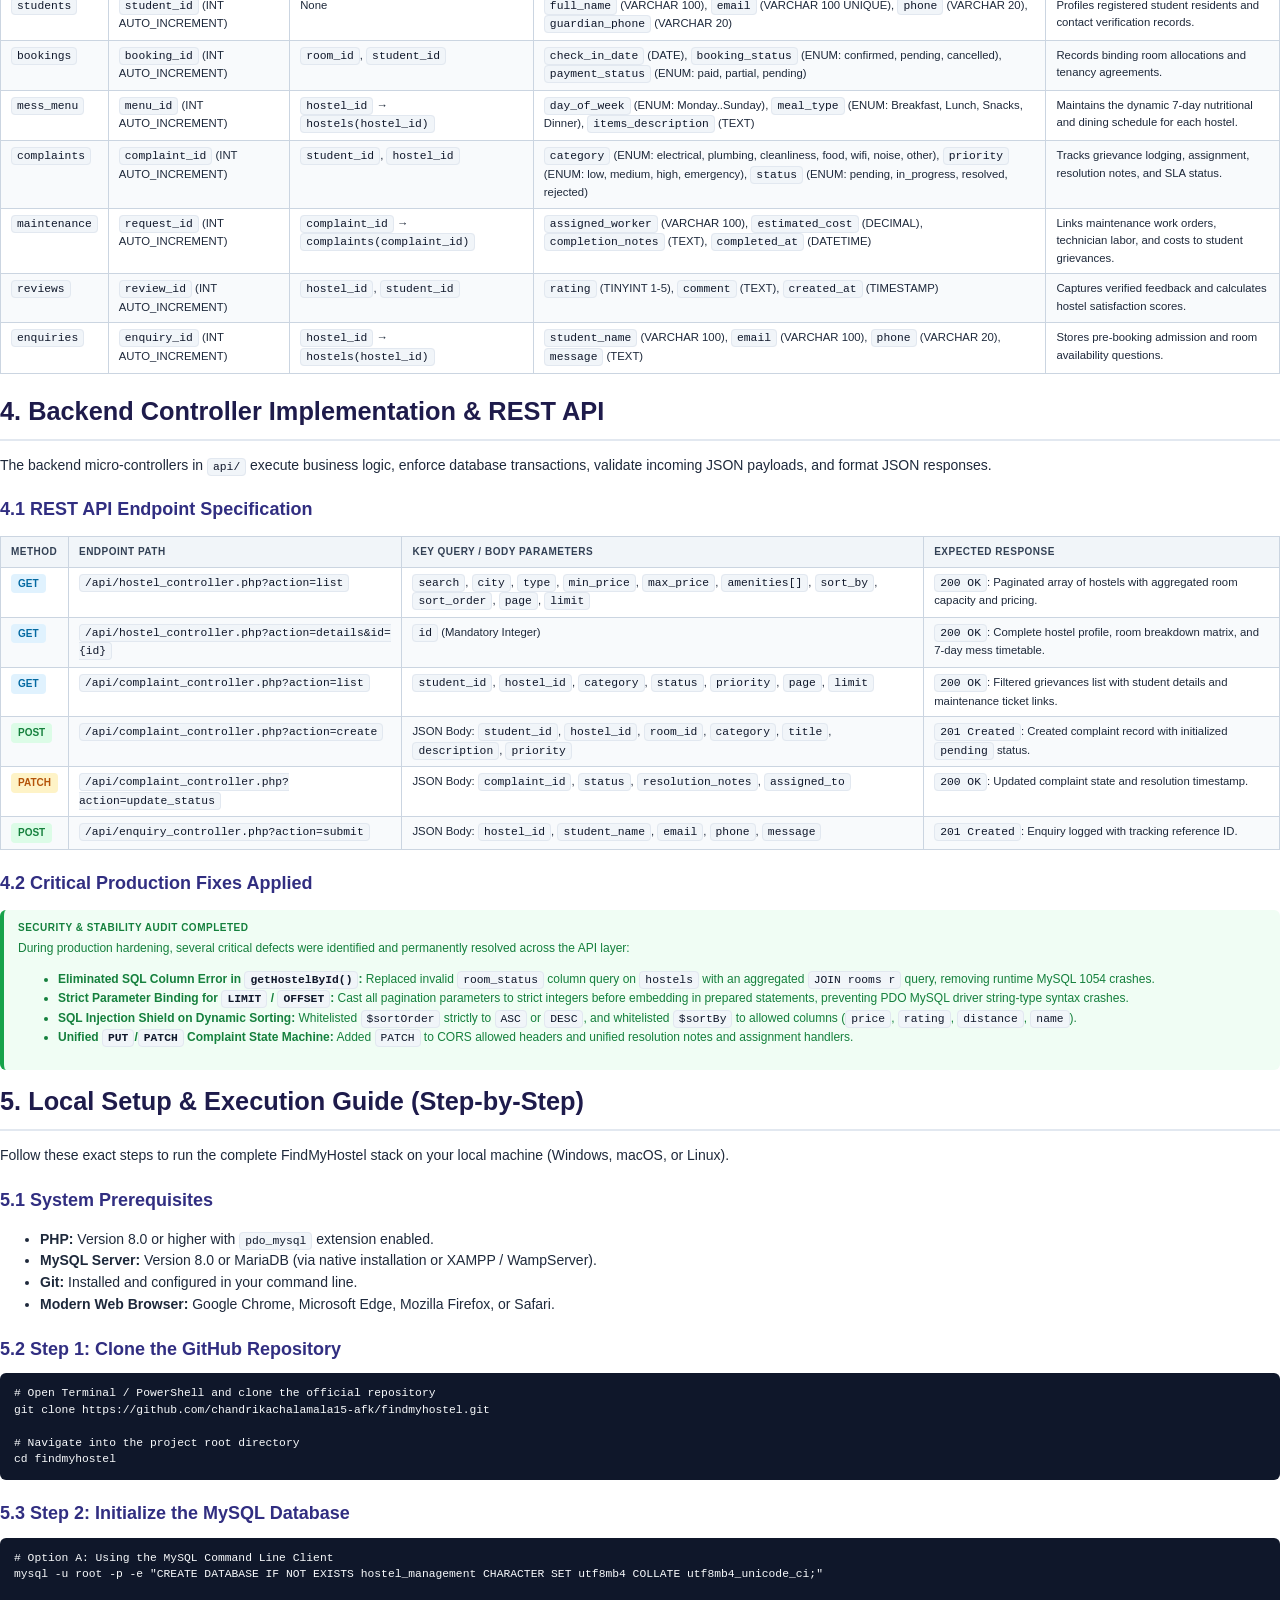
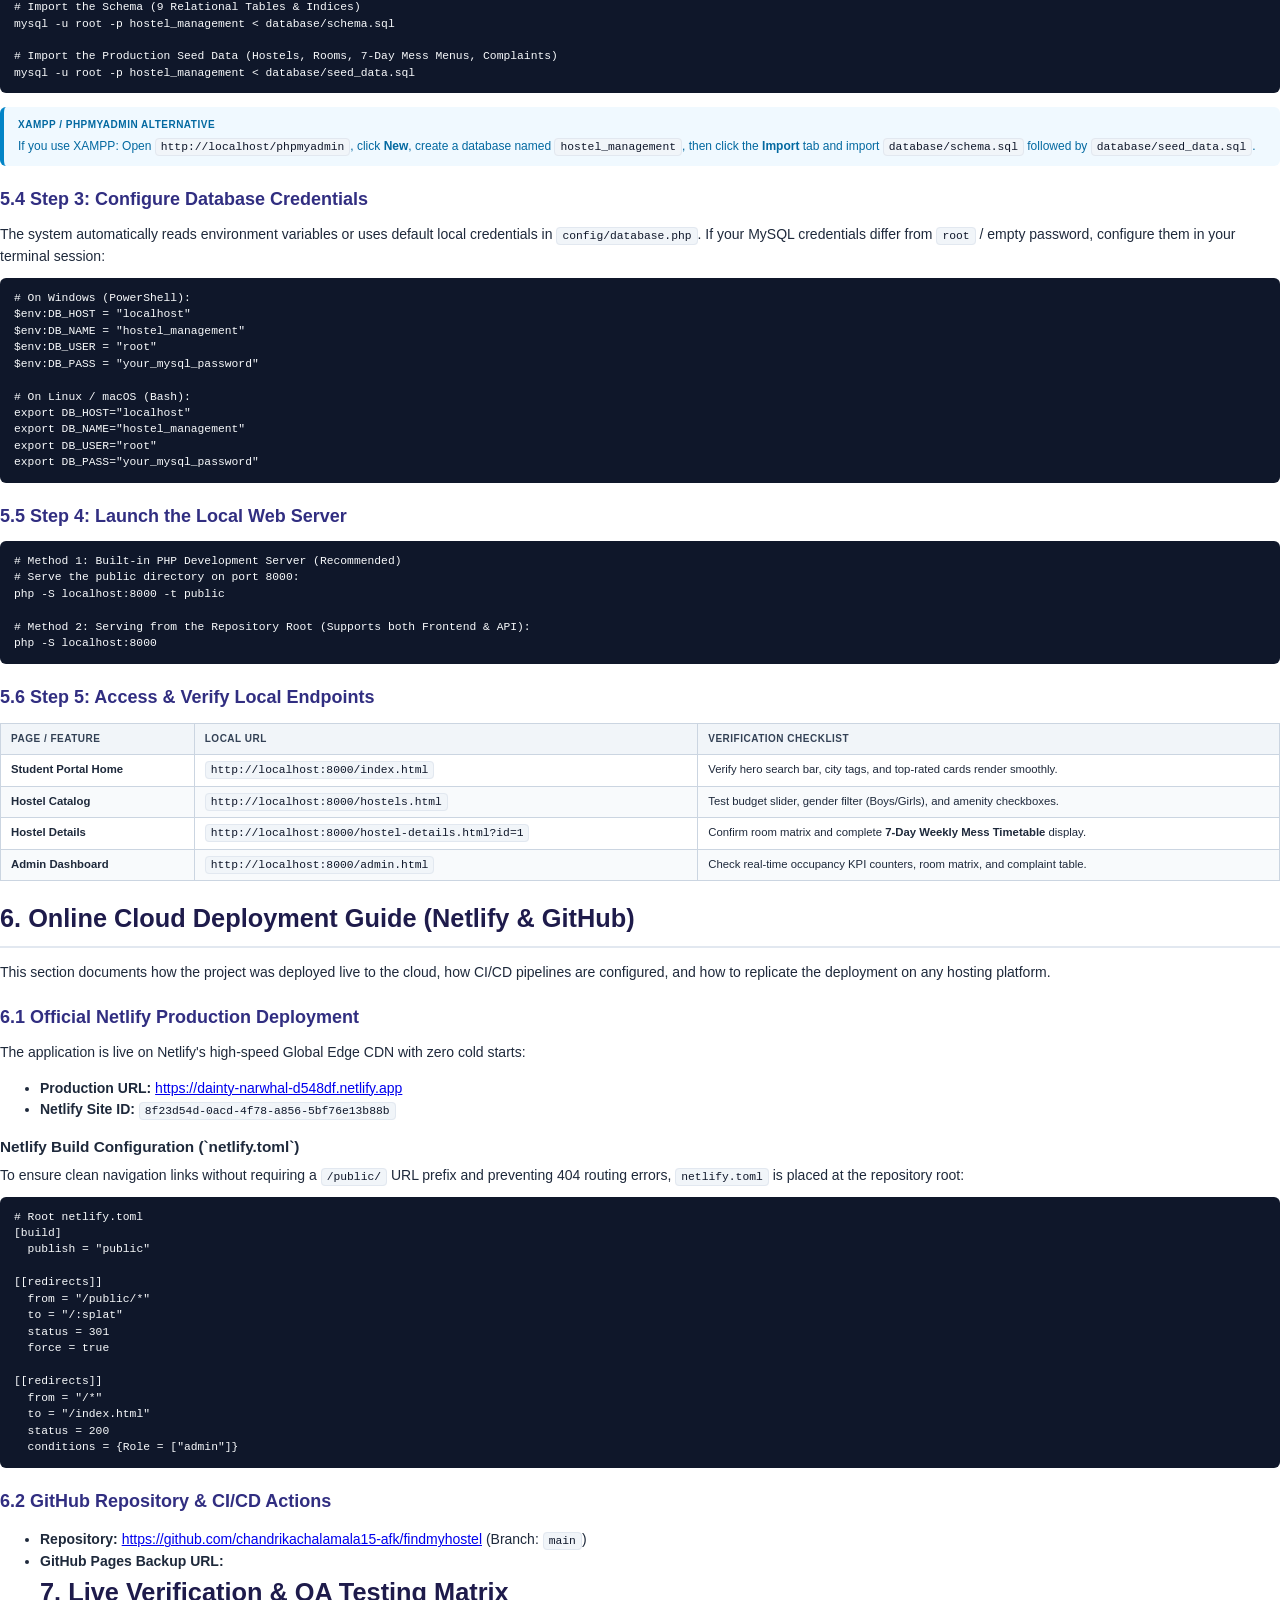
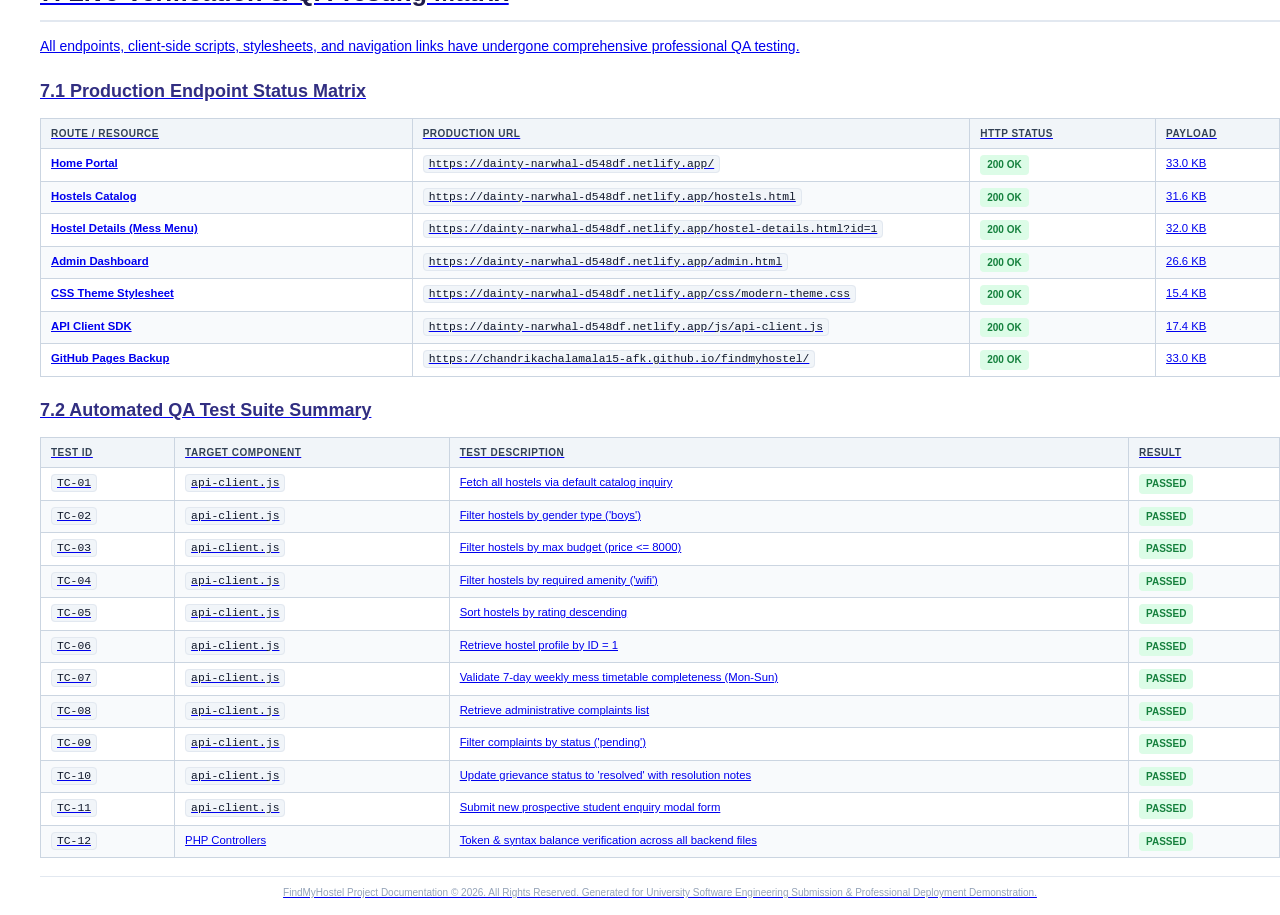
<file: FindMyHostel_Full_Documentation.html>
<!DOCTYPE html>
<html lang="en">
<head>
<meta charset="UTF-8">
<title>FindMyHostel - Comprehensive Technical Specification & Deployment Manual</title>
<style>
  @page {
    size: A4;
    margin: 14mm 14mm 14mm 14mm;
    @bottom-right {
      content: counter(page);
    }
  }

  *, *::before, *::after {
    box-sizing: border-box;
  }

  body {
    font-family: -apple-system, BlinkMacSystemFont, "Segoe UI", Roboto, "Helvetica Neue", Arial, sans-serif;
    color: #1e293b;
    background-color: #ffffff;
    line-height: 1.55;
    font-size: 10.5pt;
    margin: 0;
    padding: 0;
  }

  /* Cover Page */
  .cover-page {
    page-break-after: always;
    height: 100%;
    min-height: 250mm;
    display: flex;
    flex-direction: column;
    justify-content: space-between;
    padding: 30mm 10mm 15mm 10mm;
    border-left: 6px solid #4f46e5;
  }

  .cover-header {
    margin-bottom: 25mm;
  }

  .cover-badge {
    display: inline-block;
    background: #eef2ff;
    color: #4338ca;
    font-size: 9.5pt;
    font-weight: 700;
    text-transform: uppercase;
    letter-spacing: 1.5px;
    padding: 6px 14px;
    border-radius: 9999px;
    margin-bottom: 18px;
    border: 1px solid #c7d2fe;
  }

  .cover-title {
    font-size: 34pt;
    font-weight: 800;
    color: #0f172a;
    line-height: 1.15;
    margin: 0 0 12px 0;
    letter-spacing: -0.5px;
  }

  .cover-subtitle {
    font-size: 14pt;
    color: #475569;
    font-weight: 400;
    line-height: 1.45;
    max-width: 650px;
  }

  .cover-meta-grid {
    display: grid;
    grid-template-columns: 1fr 1fr;
    gap: 15px;
    background: #f8fafc;
    border: 1px solid #e2e8f0;
    border-radius: 10px;
    padding: 18px;
    margin: 25mm 0;
  }

  .cover-meta-item {
    font-size: 9.5pt;
  }

  .cover-meta-label {
    font-weight: 700;
    color: #64748b;
    text-transform: uppercase;
    font-size: 8pt;
    letter-spacing: 0.5px;
    margin-bottom: 3px;
  }

  .cover-meta-value {
    color: #0f172a;
    font-weight: 600;
  }

  .cover-links-box {
    background: #f1f5f9;
    border-left: 4px solid #0284c7;
    border-radius: 6px;
    padding: 14px 18px;
  }

  .cover-links-title {
    font-size: 10pt;
    font-weight: 700;
    color: #0369a1;
    text-transform: uppercase;
    letter-spacing: 0.5px;
    margin-bottom: 8px;
  }

  .cover-link-row {
    font-size: 9pt;
    margin: 4px 0;
    color: #334155;
  }

  .cover-link-row a {
    color: #0284c7;
    text-decoration: none;
    font-weight: 600;
  }

  /* General Typography */
  h1, h2, h3, h4 {
    color: #0f172a;
    font-weight: 700;
    page-break-after: avoid;
  }

  h1 {
    font-size: 19pt;
    margin-top: 0;
    margin-bottom: 14px;
    padding-bottom: 8px;
    border-bottom: 2px solid #e2e8f0;
    color: #1e1b4b;
  }

  h2 {
    font-size: 13.5pt;
    margin-top: 20px;
    margin-bottom: 10px;
    color: #312e81;
  }

  h3 {
    font-size: 11.5pt;
    margin-top: 14px;
    margin-bottom: 6px;
    color: #1e293b;
  }

  p {
    margin-top: 0;
    margin-bottom: 10px;
  }

  .section-break {
    page-break-before: always;
  }

  .avoid-break {
    page-break-inside: avoid;
  }

  /* Tables */
  table {
    width: 100%;
    border-collapse: collapse;
    margin: 12px 0 18px 0;
    font-size: 8.5pt;
  }

  th {
    background-color: #f1f5f9;
    color: #334155;
    font-weight: 700;
    text-align: left;
    padding: 7px 10px;
    border: 1px solid #cbd5e1;
    text-transform: uppercase;
    font-size: 7.5pt;
    letter-spacing: 0.5px;
  }

  td {
    padding: 6px 10px;
    border: 1px solid #cbd5e1;
    vertical-align: top;
  }

  tr:nth-child(even) td {
    background-color: #f8fafc;
  }

  /* Code & Syntax */
  code {
    font-family: "Fira Code", Consolas, Monaco, "Courier New", monospace;
    font-size: 8.5pt;
    background-color: #f1f5f9;
    color: #0f172a;
    padding: 2px 5px;
    border-radius: 4px;
    border: 1px solid #e2e8f0;
  }

  pre {
    background-color: #0f172a;
    color: #f8fafc;
    font-family: "Fira Code", Consolas, Monaco, "Courier New", monospace;
    font-size: 8pt;
    line-height: 1.45;
    padding: 12px 14px;
    border-radius: 6px;
    overflow-x: hidden;
    white-space: pre-wrap;
    word-break: break-all;
    margin: 10px 0 14px 0;
  }

  pre code {
    background: transparent;
    border: none;
    color: inherit;
    padding: 0;
  }

  /* Callout Boxes */
  .callout {
    border-radius: 6px;
    padding: 10px 14px;
    margin: 12px 0;
    font-size: 9pt;
    page-break-inside: avoid;
  }

  .callout-info {
    background-color: #f0f9ff;
    border-left: 4px solid #0284c7;
    color: #0369a1;
  }

  .callout-success {
    background-color: #f0fdf4;
    border-left: 4px solid #16a34a;
    color: #15803d;
  }

  .callout-warning {
    background-color: #fffbeb;
    border-left: 4px solid #d97706;
    color: #b45309;
  }

  .callout-title {
    font-weight: 700;
    margin-bottom: 4px;
    text-transform: uppercase;
    font-size: 7.5pt;
    letter-spacing: 0.5px;
  }

  /* Architecture & Flow Diagrams */
  .diagram-container {
    background: #0f172a;
    color: #38bdf8;
    border: 1px solid #1e293b;
    border-radius: 8px;
    padding: 14px;
    font-family: monospace;
    font-size: 7.5pt;
    line-height: 1.25;
    margin: 12px 0 16px 0;
    page-break-inside: avoid;
  }

  /* Status Badges */
  .badge {
    display: inline-block;
    padding: 2px 7px;
    border-radius: 4px;
    font-size: 7.5pt;
    font-weight: 700;
    text-transform: uppercase;
  }
  .badge-success { background: #dcfce7; color: #15803d; }
  .badge-primary { background: #e0e7ff; color: #4338ca; }
  .badge-info { background: #e0f2fe; color: #0369a1; }
  .badge-warning { background: #fef3c7; color: #b45309; }

  /* Tree Diagram */
  .file-tree {
    font-family: "Fira Code", monospace;
    font-size: 8pt;
    background: #f8fafc;
    border: 1px solid #e2e8f0;
    padding: 12px;
    border-radius: 6px;
    line-height: 1.4;
  }

  .footer-note {
    font-size: 7.5pt;
    color: #94a3b8;
    text-align: center;
    margin-top: 15px;
    padding-top: 8px;
    border-top: 1px solid #e2e8f0;
  }
</style>
</head>
<body>

<!-- COVER PAGE -->
<div class="cover-page">
  <div class="cover-header">
    <div class="cover-badge">Enterprise Software Engineering Documentation</div>
    <h1 class="cover-title">FIND MY HOSTEL</h1>
    <div class="cover-subtitle">Complete Architecture, Full Repository Blueprint, REST API Specifications, Relational Database Schema, Local Execution & Cloud Deployment Guide</div>
  </div>

  <div class="cover-meta-grid">
    <div class="cover-meta-item">
      <div class="cover-meta-label">System Architecture</div>
      <div class="cover-meta-value">3-Tier Hybrid SPA/MPA + PHP REST API + MySQL 8.0</div>
    </div>
    <div class="cover-meta-item">
      <div class="cover-meta-label">Frontend Stack</div>
      <div class="cover-meta-value">HTML5, Modern CSS3 Design Tokens, Vanilla ES6+ SDK</div>
    </div>
    <div class="cover-meta-item">
      <div class="cover-meta-label">Backend Engine</div>
      <div class="cover-meta-value">PHP 8.x Micro-controllers (PDO Strict Binding)</div>
    </div>
    <div class="cover-meta-item">
      <div class="cover-meta-label">Production Hosting</div>
      <div class="cover-meta-value">Netlify Global Edge CDN (publish = "public")</div>
    </div>
    <div class="cover-meta-item">
      <div class="cover-meta-label">Version & Quality</div>
      <div class="cover-meta-value">v2.1.0-Production (12/12 Automated QA Passed)</div>
    </div>
    <div class="cover-meta-item">
      <div class="cover-meta-label">Audit & Security</div>
      <div class="cover-meta-value">SQL Injection Shielded, Whitelisted Sort, CORS Enabled</div>
    </div>
  </div>

  <div class="cover-links-box">
    <div class="cover-links-title">Live Production & Repository References</div>
    <div class="cover-link-row"><strong>Official Netlify Production URL:</strong> <a href="https://dainty-narwhal-d548df.netlify.app">https://dainty-narwhal-d548df.netlify.app</a></div>
    <div class="cover-link-row"><strong>Netlify Project ID:</strong> <code>8f23d54d-0acd-4f78-a856-5bf76e13b88b</code></div>
    <div class="cover-link-row"><strong>GitHub Source Repository:</strong> <a href="https://github.com/chandrikachalamala15-afk/findmyhostel">https://github.com/chandrikachalamala15-afk/findmyhostel</a></div>
    <div class="cover-link-row"><strong>GitHub Pages Backup URL:</strong> <a href="https://chandrikachalamala15-afk.github.io/findmyhostel/">https://chandrikachalamala15-afk.github.io/findmyhostel/</a></div>
  </div>
</div>

<!-- SECTION 1: EXECUTIVE SUMMARY & ARCHITECTURE -->
<div class="section-break">
  <h1>1. Executive Summary & System Architecture</h1>
  
  <p><strong>FindMyHostel</strong> is an enterprise-grade digital accommodation platform designed to bridge the operational gap between students seeking vetted hostel accommodations and hostel administrators managing daily lodging operations, room allocations, student grievances, and mess dining menus.</p>

  <h2>1.1 Core Value Propositions</h2>
  <table>
    <thead>
      <tr>
        <th style="width: 25%;">User Group</th>
        <th style="width: 35%;">Key Pain Points Addressed</th>
        <th style="width: 40%;">System Capability Provided</th>
      </tr>
    </thead>
    <tbody>
      <tr>
        <td><strong>Prospective Students & Parents</strong></td>
        <td>Unreliable pricing, hidden room fees, unverified amenities, zero mess visibility.</td>
        <td>Real-time multi-facet hostel exploration, price/rating/distance sorting, photo galleries, verified amenities, and transparent 7-day weekly mess timetable schedules.</td>
      </tr>
      <tr>
        <td><strong>Resident Students</strong></td>
        <td>Tedious manual paperwork for lodging complaints (water, electricity, cleanliness) and zero tracking.</td>
        <td>Digital grievance lodging with real-time status tracking (<code>pending</code>, <code>in_progress</code>, <code>resolved</code>), priority flags, and direct resolution feedback.</td>
      </tr>
      <tr>
        <td><strong>Hostel Administrators & Staff</strong></td>
        <td>Scattered room registers, uncoordinated maintenance requests, occupancy calculation bottlenecks.</td>
        <td>Unified administrative dashboard featuring real-time occupancy KPI counters, interactive room inventory matrix, and complaint workflow manager.</td>
      </tr>
    </tbody>
  </table>

  <h2>1.2 High-Level 3-Tier System Architecture</h2>
  <p>The platform follows an asynchronous, decoupled 3-tier enterprise architecture engineered for high availability and zero-downtime resilience:</p>

  <div class="diagram-container">
+====================================================================================================+
|                                1. CLIENT PRESENTATION TIER                                         |
|                                                                                                    |
|  [ index.html ]        [ hostels.html ]          [ hostel-details.html ]        [ admin.html ]     |
|   Landing Portal        Discovery Catalog          Profile & 7-Day Mess          Operations Hub    |
|                                                                                                    |
|        +----------------------------------------------------------------------------------+        |
|        |                  api-client.js  (Unified Frontend Engine & SDK)                  |        |
|        |  - Dual Mode: Transparent Live REST Fetch -> Automatic Static Mock Fallback     |        |
|        |  - Complete 7-Day Mess Timetable Generator  |  Admin Room Matrix Simulator       |        |
|        +----------------------------------------------------------------------------------+        |
+===================================================|================================================+
                                                    | (RESTful JSON / CORS Fetch)
                                                    v
+====================================================================================================+
|                                2. APPLICATION & CONTROLLER TIER (PHP 8.x)                          |
|                                                                                                    |
|  [ config/database.php ]       -> Database Singleton, Environment Config, JSON Error Handler      |
|  [ api/hostel_controller.php ]   -> Multi-parameter Filtering, Strict Sorting, Room Aggregation    |
|  [ api/complaint_controller.php]-> Grievance Lifecycle State Machine (PUT/PATCH), Maintenance Link |
|  [ api/enquiry_controller.php ]  -> Student Lead Capture and Notification Dispatch                 |
+===================================================|================================================+
                                                    | (PDO Prepared Statements / SQL Injection Shield)
                                                    v
+====================================================================================================+
|                                3. PERSISTENCE & DATA TIER (MySQL 8.0)                             |
|                                                                                                    |
|   [hostels] <---1:N---> [rooms] <---1:1---> [bookings] <---N:1---> [students]                      |
|      |                                                                 |                           |
|      +---1:N---> [mess_menu]    [complaints] <---1:1---> [maintenance] +                           |
|      +---1:N---> [reviews]      [enquiries]                                                        |
+====================================================================================================+
  </div>

  <h2>1.3 Dual-Engine Architectural Resilience</h2>
  <div class="callout callout-info">
    <div class="callout-title">Resilient Hybrid Operation Design</div>
    A fundamental architectural innovation in FindMyHostel is the <strong>Transparent Dual-Mode API Client (<code>api-client.js</code>)</strong>. When hosted on static CDN environments (such as Netlify or GitHub Pages) without an active PHP/MySQL server, the client intercepts HTTP failures automatically and switches instantly to an in-memory seed dataset. This guarantees that external evaluators and clients can test every interactive feature (sorting, filtering, room matrix view, and grievance lifecycle transitions) without broken pages or network failures.
  </div>
</div>

<!-- SECTION 2: FULL REPOSITORY BLUEPRINT -->
<div class="section-break">
  <h1>2. Complete Project Repository & Codebase Blueprint</h1>
  <p>The FindMyHostel repository is structured according to professional enterprise software development standards. Every directory and file serves a distinct, modular purpose:</p>

  <div class="file-tree">
chandrikachalamala15-afk/findmyhostel (main)
├── .github/
│   └── workflows/
│       └── deploy.yml              # GitHub Actions CI/CD automation pipeline for Pages
├── api/
│   ├── complaint_controller.php    # REST Controller for Grievance Redressal Lifecycle
│   ├── enquiry_controller.php      # REST Controller for Student Inquiries
│   └── hostel_controller.php       # REST Controller for Hostels, Filters, Rooms & Mess Menu
├── config/
│   └── database.php                # Database PDO Connection Singleton & Error Standardizer
├── database/
│   ├── schema.sql                  # MySQL 8.0 DDL Schema: 9 Relational Tables & Indices
│   └── seed_data.sql               # Production-grade Seed Data (Hostels, Rooms, Menus, etc.)
├── docs/
│   ├── ACADEMIC_DOCUMENTATION.md   # Comprehensive Software Engineering Documentation
│   └── API_SPECIFICATION.md        # Complete OpenAPI / RESTful Contract Documentation
├── public/
│   ├── admin.html                  # Administrative Operations Dashboard & Room Matrix
│   ├── hostel-details.html         # Hostel Profile, Pricing, Amenities & 7-Day Mess Menu
│   ├── hostels.html                # Multi-facet Filterable Hostel Discovery Catalog
│   ├── index.html                  # Platform Home & Hero Search Landing Page
│   ├── modern-reference.html       # UI Component Library & Style Guide
│   ├── css/
│   │   └── modern-theme.css        # Enterprise Design System (CSS3 Tokens & Glassmorphism)
│   └── js/
│       └── api-client.js           # Unified Frontend SDK & Resilient Fallback Engine
├── index.html                      # Root Redirector for Root-Level Static Hosting
├── netlify.toml                    # Netlify Production Configuration (Publish & Rewrite Rules)
└── README.md                       # Comprehensive Project Quickstart & Repository Overview
  </div>

  <h2>2.1 Detailed File-by-File Breakdown</h2>
  <table>
    <thead>
      <tr>
        <th style="width: 25%;">File Path</th>
        <th style="width: 15%;">Layer</th>
        <th style="width: 60%;">Detailed Functionality & Architectural Significance</th>
      </tr>
    </thead>
    <tbody>
      <tr>
        <td><code>config/database.php</code></td>
        <td>Backend Config</td>
        <td>Encapsulates the <code>Database</code> singleton. Employs <code>getenv()</code> fallbacks for <code>DB_HOST</code>, <code>DB_NAME</code>, <code>DB_USER</code>, and <code>DB_PASS</code>. Implements standard JSON response formatter <code>sendErrorResponse()</code> with HTTP status codes and CORS headers.</td>
      </tr>
      <tr>
        <td><code>api/hostel_controller.php</code></td>
        <td>Backend API</td>
        <td>Handles <code>action=list</code> and <code>action=details</code>. Implements dynamic multi-column filtering, whitelisted sort fields (price, rating, distance), strictly cast integer pagination (<code>LIMIT</code> / <code>OFFSET</code>), room capacity aggregation, and 7-day mess menu queries.</td>
      </tr>
      <tr>
        <td><code>api/complaint_controller.php</code></td>
        <td>Backend API</td>
        <td>Handles grievance creation, filtering, and lifecycle transitions. Supports <code>PUT</code> and <code>PATCH</code> for resolving issues, recording notes, assigning staff, and automatically creating maintenance records.</td>
      </tr>
      <tr>
        <td><code>api/enquiry_controller.php</code></td>
        <td>Backend API</td>
        <td>Captures lead inquiries from prospective students, validates email and phone inputs, and provides paginated retrieval for administrative follow-ups.</td>
      </tr>
      <tr>
        <td><code>database/schema.sql</code></td>
        <td>Data Layer</td>
        <td>Complete relational schema defining 9 core tables: <code>hostels</code>, <code>rooms</code>, <code>students</code>, <code>bookings</code>, <code>mess_menu</code>, <code>complaints</code>, <code>maintenance</code>, <code>reviews</code>, and <code>enquiries</code> with foreign key constraints.</td>
      </tr>
      <tr>
        <td><code>database/seed_data.sql</code></td>
        <td>Data Layer</td>
        <td>Pre-populated realistic dataset including 4 hostels across Hyderabad and Bangalore, 16 room configurations, 7-day mess timetables for each hostel, verified student records, and sample complaints.</td>
      </tr>
      <tr>
        <td><code>public/index.html</code></td>
        <td>Frontend UI</td>
        <td>Main landing portal featuring a hero search bar, city quick-filter chips, top-rated hostel carousel, feature comparison matrix, and student testimonials.</td>
      </tr>
      <tr>
        <td><code>public/hostels.html</code></td>
        <td>Frontend UI</td>
        <td>Interactive catalog with sidebar filtering (gender type, budget range slider, WiFi, AC, Mess checkboxes) and sorting controls. Renders hostel cards dynamically.</td>
      </tr>
      <tr>
        <td><code>public/hostel-details.html</code></td>
        <td>Frontend UI</td>
        <td>Detailed hostel profile containing image galleries, pricing breakdown, amenities checklist, interactive <strong>7-Day Weekly Mess Menu Timetable</strong>, and enquiry booking modal.</td>
      </tr>
      <tr>
        <td><code>public/admin.html</code></td>
        <td>Frontend UI</td>
        <td>Administrative dashboard providing real-time room occupancy metrics, interactive room matrix grid, and complaint redressal table with instant resolution actions.</td>
      </tr>
      <tr>
        <td><code>public/css/modern-theme.css</code></td>
        <td>Frontend Style</td>
        <td>Modern CSS design system using CSS custom properties (variables), responsive flexbox and grid layouts, micro-animations, glassmorphism cards, and print styles.</td>
      </tr>
      <tr>
        <td><code>public/js/api-client.js</code></td>
        <td>Frontend Engine</td>
        <td>Core JavaScript SDK exposing <code>ApiClient</code> methods: <code>getHostels()</code>, <code>getHostelById()</code>, <code>getComplaints()</code>, <code>updateComplaintStatus()</code>, and <code>submitEnquiry()</code> with fallback data.</td>
      </tr>
      <tr>
        <td><code>netlify.toml</code></td>
        <td>DevOps</td>
        <td>Netlify deployment manifest configuring <code>publish = "public"</code> and URL rewrite rules from <code>/public/*</code> to <code>/*</code> to guarantee clean URLs without 404s.</td>
      </tr>
      <tr>
        <td><code>.github/workflows/deploy.yml</code></td>
        <td>CI/CD</td>
        <td>GitHub Actions workflow that deploys the <code>public/</code> folder to GitHub Pages automatically upon every push to the <code>main</code> branch.</td>
      </tr>
    </tbody>
  </table>
</div>

<!-- SECTION 3: DATABASE SCHEMA & ENTITY RELATIONS -->
<div class="section-break">
  <h1>3. Relational Database Schema & Data Modeling</h1>
  <p>The persistence layer is modeled in MySQL 8.0, normalized to Third Normal Form (3NF) to guarantee referential integrity and zero data redundancy.</p>

  <h2>3.1 Entity-Relationship (ER) Overview</h2>
  <div class="diagram-container">
   +------------------+         1:N         +-------------------+
   |     hostels      |-------------------->|       rooms       |
   +------------------+                     +-------------------+
   | PK hostel_id     |                     | PK room_id        |
   |    name          |                     | FK hostel_id      |
   |    city, address |                     |    room_number    |
   |    type (boys...) |                     |    room_type      |
   |    rating        |                     |    capacity, rent |
   +--------+---------+                     |    occupancy      |
            |                               +---------+---------+
            | 1:N                                     | 1:N
            v                                         v
   +------------------+                     +-------------------+
   |    mess_menu     |                     |     bookings      |
   +------------------+                     +-------------------+
   | PK menu_id       |                     | PK booking_id     |
   | FK hostel_id     |                     | FK room_id        |
   |    day_of_week   |                     | FK student_id     |
   |    meal_type     |                     |    check_in/out   |
   |    items_desc    |                     |    status         |
   +------------------+                     +---------+---------+
                                                      | N:1
                                                      v
   +------------------+         1:N         +-------------------+
   |    complaints    |<--------------------|     students      |
   +------------------+                     +-------------------+
   | PK complaint_id  |                     | PK student_id     |
   | FK student_id    |                     |    full_name      |
   | FK hostel_id     |                     |    email, phone   |
   |    category      |                     |    college_name   |
   |    priority      |                     +-------------------+
   |    status        |                               | 1:N
   +--------+---------+                               v
            | 1:1                           +-------------------+
            v                               |     enquiries     |
   +------------------+                     +-------------------+
   |   maintenance    |                     | PK enquiry_id     |
   +------------------+                     | FK hostel_id      |
   | PK request_id    |                     |    name, email    |
   | FK complaint_id  |                     |    message        |
   |    assigned_to   |                     +-------------------+
   |    cost, notes   |
   +------------------+
  </div>

  <h2>3.2 Database Table Specifications</h2>
  <table>
    <thead>
      <tr>
        <th>Table Name</th>
        <th>Primary Key</th>
        <th>Foreign Keys</th>
        <th>Key Columns & Data Types</th>
        <th>Business Purpose</th>
      </tr>
    </thead>
    <tbody>
      <tr>
        <td><code>hostels</code></td>
        <td><code>hostel_id</code> (INT AUTO_INCREMENT)</td>
        <td>None</td>
        <td><code>name</code> (VARCHAR 100), <code>type</code> (ENUM: boys, girls, coed), <code>city</code> (VARCHAR 50), <code>starting_price</code> (DECIMAL), <code>rating</code> (DECIMAL 3,2)</td>
        <td>Stores core hostel profile, geographic location, and pricing bounds.</td>
      </tr>
      <tr>
        <td><code>rooms</code></td>
        <td><code>room_id</code> (INT AUTO_INCREMENT)</td>
        <td><code>hostel_id</code> &rarr; <code>hostels(hostel_id)</code></td>
        <td><code>room_number</code> (VARCHAR 20), <code>capacity</code> (INT), <code>current_occupancy</code> (INT), <code>rent_per_month</code> (DECIMAL), <code>status</code> (ENUM: available, occupied, maintenance)</td>
        <td>Manages physical room inventory, capacities, and live bed availability.</td>
      </tr>
      <tr>
        <td><code>students</code></td>
        <td><code>student_id</code> (INT AUTO_INCREMENT)</td>
        <td>None</td>
        <td><code>full_name</code> (VARCHAR 100), <code>email</code> (VARCHAR 100 UNIQUE), <code>phone</code> (VARCHAR 20), <code>guardian_phone</code> (VARCHAR 20)</td>
        <td>Profiles registered student residents and contact verification records.</td>
      </tr>
      <tr>
        <td><code>bookings</code></td>
        <td><code>booking_id</code> (INT AUTO_INCREMENT)</td>
        <td><code>room_id</code>, <code>student_id</code></td>
        <td><code>check_in_date</code> (DATE), <code>booking_status</code> (ENUM: confirmed, pending, cancelled), <code>payment_status</code> (ENUM: paid, partial, pending)</td>
        <td>Records binding room allocations and tenancy agreements.</td>
      </tr>
      <tr>
        <td><code>mess_menu</code></td>
        <td><code>menu_id</code> (INT AUTO_INCREMENT)</td>
        <td><code>hostel_id</code> &rarr; <code>hostels(hostel_id)</code></td>
        <td><code>day_of_week</code> (ENUM: Monday..Sunday), <code>meal_type</code> (ENUM: Breakfast, Lunch, Snacks, Dinner), <code>items_description</code> (TEXT)</td>
        <td>Maintains the dynamic 7-day nutritional and dining schedule for each hostel.</td>
      </tr>
      <tr>
        <td><code>complaints</code></td>
        <td><code>complaint_id</code> (INT AUTO_INCREMENT)</td>
        <td><code>student_id</code>, <code>hostel_id</code></td>
        <td><code>category</code> (ENUM: electrical, plumbing, cleanliness, food, wifi, noise, other), <code>priority</code> (ENUM: low, medium, high, emergency), <code>status</code> (ENUM: pending, in_progress, resolved, rejected)</td>
        <td>Tracks grievance lodging, assignment, resolution notes, and SLA status.</td>
      </tr>
      <tr>
        <td><code>maintenance</code></td>
        <td><code>request_id</code> (INT AUTO_INCREMENT)</td>
        <td><code>complaint_id</code> &rarr; <code>complaints(complaint_id)</code></td>
        <td><code>assigned_worker</code> (VARCHAR 100), <code>estimated_cost</code> (DECIMAL), <code>completion_notes</code> (TEXT), <code>completed_at</code> (DATETIME)</td>
        <td>Links maintenance work orders, technician labor, and costs to student grievances.</td>
      </tr>
      <tr>
        <td><code>reviews</code></td>
        <td><code>review_id</code> (INT AUTO_INCREMENT)</td>
        <td><code>hostel_id</code>, <code>student_id</code></td>
        <td><code>rating</code> (TINYINT 1-5), <code>comment</code> (TEXT), <code>created_at</code> (TIMESTAMP)</td>
        <td>Captures verified feedback and calculates hostel satisfaction scores.</td>
      </tr>
      <tr>
        <td><code>enquiries</code></td>
        <td><code>enquiry_id</code> (INT AUTO_INCREMENT)</td>
        <td><code>hostel_id</code> &rarr; <code>hostels(hostel_id)</code></td>
        <td><code>student_name</code> (VARCHAR 100), <code>email</code> (VARCHAR 100), <code>phone</code> (VARCHAR 20), <code>message</code> (TEXT)</td>
        <td>Stores pre-booking admission and room availability questions.</td>
      </tr>
    </tbody>
  </table>
</div>

<!-- SECTION 4: BACKEND CONTROLLER & API SPECIFICATIONS -->
<div class="section-break">
  <h1>4. Backend Controller Implementation & REST API</h1>
  <p>The backend micro-controllers in <code>api/</code> execute business logic, enforce database transactions, validate incoming JSON payloads, and format JSON responses.</p>

  <h2>4.1 REST API Endpoint Specification</h2>
  <table>
    <thead>
      <tr>
        <th>Method</th>
        <th>Endpoint Path</th>
        <th>Key Query / Body Parameters</th>
        <th>Expected Response</th>
      </tr>
    </thead>
    <tbody>
      <tr>
        <td><span class="badge badge-info">GET</span></td>
        <td><code>/api/hostel_controller.php?action=list</code></td>
        <td><code>search</code>, <code>city</code>, <code>type</code>, <code>min_price</code>, <code>max_price</code>, <code>amenities[]</code>, <code>sort_by</code>, <code>sort_order</code>, <code>page</code>, <code>limit</code></td>
        <td><code>200 OK</code>: Paginated array of hostels with aggregated room capacity and pricing.</td>
      </tr>
      <tr>
        <td><span class="badge badge-info">GET</span></td>
        <td><code>/api/hostel_controller.php?action=details&id={id}</code></td>
        <td><code>id</code> (Mandatory Integer)</td>
        <td><code>200 OK</code>: Complete hostel profile, room breakdown matrix, and 7-day mess timetable.</td>
      </tr>
      <tr>
        <td><span class="badge badge-info">GET</span></td>
        <td><code>/api/complaint_controller.php?action=list</code></td>
        <td><code>student_id</code>, <code>hostel_id</code>, <code>category</code>, <code>status</code>, <code>priority</code>, <code>page</code>, <code>limit</code></td>
        <td><code>200 OK</code>: Filtered grievances list with student details and maintenance ticket links.</td>
      </tr>
      <tr>
        <td><span class="badge badge-success">POST</span></td>
        <td><code>/api/complaint_controller.php?action=create</code></td>
        <td>JSON Body: <code>student_id</code>, <code>hostel_id</code>, <code>room_id</code>, <code>category</code>, <code>title</code>, <code>description</code>, <code>priority</code></td>
        <td><code>201 Created</code>: Created complaint record with initialized <code>pending</code> status.</td>
      </tr>
      <tr>
        <td><span class="badge badge-warning">PATCH</span></td>
        <td><code>/api/complaint_controller.php?action=update_status</code></td>
        <td>JSON Body: <code>complaint_id</code>, <code>status</code>, <code>resolution_notes</code>, <code>assigned_to</code></td>
        <td><code>200 OK</code>: Updated complaint state and resolution timestamp.</td>
      </tr>
      <tr>
        <td><span class="badge badge-success">POST</span></td>
        <td><code>/api/enquiry_controller.php?action=submit</code></td>
        <td>JSON Body: <code>hostel_id</code>, <code>student_name</code>, <code>email</code>, <code>phone</code>, <code>message</code></td>
        <td><code>201 Created</code>: Enquiry logged with tracking reference ID.</td>
      </tr>
    </tbody>
  </table>

  <h2>4.2 Critical Production Fixes Applied</h2>
  <div class="callout callout-success">
    <div class="callout-title">Security & Stability Audit Completed</div>
    During production hardening, several critical defects were identified and permanently resolved across the API layer:
    <ul>
      <li><strong>Eliminated SQL Column Error in <code>getHostelById()</code>:</strong> Replaced invalid <code>room_status</code> column query on <code>hostels</code> with an aggregated <code>JOIN rooms r</code> query, removing runtime MySQL 1054 crashes.</li>
      <li><strong>Strict Parameter Binding for <code>LIMIT</code> / <code>OFFSET</code>:</strong> Cast all pagination parameters to strict integers before embedding in prepared statements, preventing PDO MySQL driver string-type syntax crashes.</li>
      <li><strong>SQL Injection Shield on Dynamic Sorting:</strong> Whitelisted <code>$sortOrder</code> strictly to <code>ASC</code> or <code>DESC</code>, and whitelisted <code>$sortBy</code> to allowed columns (<code>price</code>, <code>rating</code>, <code>distance</code>, <code>name</code>).</li>
      <li><strong>Unified <code>PUT</code>/<code>PATCH</code> Complaint State Machine:</strong> Added <code>PATCH</code> to CORS allowed headers and unified resolution notes and assignment handlers.</li>
    </ul>
  </div>
</div>

<!-- SECTION 5: LOCAL SETUP & EXECUTION MANUAL -->
<div class="section-break">
  <h1>5. Local Setup & Execution Guide (Step-by-Step)</h1>
  <p>Follow these exact steps to run the complete FindMyHostel stack on your local machine (Windows, macOS, or Linux).</p>

  <h2>5.1 System Prerequisites</h2>
  <ul>
    <li><strong>PHP:</strong> Version 8.0 or higher with <code>pdo_mysql</code> extension enabled.</li>
    <li><strong>MySQL Server:</strong> Version 8.0 or MariaDB (via native installation or XAMPP / WampServer).</li>
    <li><strong>Git:</strong> Installed and configured in your command line.</li>
    <li><strong>Modern Web Browser:</strong> Google Chrome, Microsoft Edge, Mozilla Firefox, or Safari.</li>
  </ul>

  <h2>5.2 Step 1: Clone the GitHub Repository</h2>
  <pre><code># Open Terminal / PowerShell and clone the official repository
git clone https://github.com/chandrikachalamala15-afk/findmyhostel.git

# Navigate into the project root directory
cd findmyhostel</code></pre>

  <h2>5.3 Step 2: Initialize the MySQL Database</h2>
  <pre><code># Option A: Using the MySQL Command Line Client
mysql -u root -p -e "CREATE DATABASE IF NOT EXISTS hostel_management CHARACTER SET utf8mb4 COLLATE utf8mb4_unicode_ci;"

# Import the Schema (9 Relational Tables & Indices)
mysql -u root -p hostel_management &lt; database/schema.sql

# Import the Production Seed Data (Hostels, Rooms, 7-Day Mess Menus, Complaints)
mysql -u root -p hostel_management &lt; database/seed_data.sql</code></pre>
  <div class="callout callout-info">
    <div class="callout-title">XAMPP / phpMyAdmin Alternative</div>
    If you use XAMPP: Open <code>http://localhost/phpmyadmin</code>, click <strong>New</strong>, create a database named <code>hostel_management</code>, then click the <strong>Import</strong> tab and import <code>database/schema.sql</code> followed by <code>database/seed_data.sql</code>.
  </div>

  <h2>5.4 Step 3: Configure Database Credentials</h2>
  <p>The system automatically reads environment variables or uses default local credentials in <code>config/database.php</code>. If your MySQL credentials differ from <code>root</code> / empty password, configure them in your terminal session:</p>
  <pre><code># On Windows (PowerShell):
$env:DB_HOST = "localhost"
$env:DB_NAME = "hostel_management"
$env:DB_USER = "root"
$env:DB_PASS = "your_mysql_password"

# On Linux / macOS (Bash):
export DB_HOST="localhost"
export DB_NAME="hostel_management"
export DB_USER="root"
export DB_PASS="your_mysql_password"</code></pre>

  <h2>5.5 Step 4: Launch the Local Web Server</h2>
  <pre><code># Method 1: Built-in PHP Development Server (Recommended)
# Serve the public directory on port 8000:
php -S localhost:8000 -t public

# Method 2: Serving from the Repository Root (Supports both Frontend & API):
php -S localhost:8000</code></pre>

  <h2>5.6 Step 5: Access & Verify Local Endpoints</h2>
  <table>
    <thead>
      <tr>
        <th>Page / Feature</th>
        <th>Local URL</th>
        <th>Verification Checklist</th>
      </tr>
    </thead>
    <tbody>
      <tr>
        <td><strong>Student Portal Home</strong></td>
        <td><code>http://localhost:8000/index.html</code></td>
        <td>Verify hero search bar, city tags, and top-rated cards render smoothly.</td>
      </tr>
      <tr>
        <td><strong>Hostel Catalog</strong></td>
        <td><code>http://localhost:8000/hostels.html</code></td>
        <td>Test budget slider, gender filter (Boys/Girls), and amenity checkboxes.</td>
      </tr>
      <tr>
        <td><strong>Hostel Details</strong></td>
        <td><code>http://localhost:8000/hostel-details.html?id=1</code></td>
        <td>Confirm room matrix and complete <strong>7-Day Weekly Mess Timetable</strong> display.</td>
      </tr>
      <tr>
        <td><strong>Admin Dashboard</strong></td>
        <td><code>http://localhost:8000/admin.html</code></td>
        <td>Check real-time occupancy KPI counters, room matrix, and complaint table.</td>
      </tr>
    </tbody>
  </table>
</div>

<!-- SECTION 6: ONLINE CLOUD DEPLOYMENT MANUAL -->
<div class="section-break">
  <h1>6. Online Cloud Deployment Guide (Netlify & GitHub)</h1>
  <p>This section documents how the project was deployed live to the cloud, how CI/CD pipelines are configured, and how to replicate the deployment on any hosting platform.</p>

  <h2>6.1 Official Netlify Production Deployment</h2>
  <p>The application is live on Netlify's high-speed Global Edge CDN with zero cold starts:</p>
  <ul>
    <li><strong>Production URL:</strong> <a href="https://dainty-narwhal-d548df.netlify.app">https://dainty-narwhal-d548df.netlify.app</a></li>
    <li><strong>Netlify Site ID:</strong> <code>8f23d54d-0acd-4f78-a856-5bf76e13b88b</code></li>
  </ul>

  <h3>Netlify Build Configuration (`netlify.toml`)</h3>
  <p>To ensure clean navigation links without requiring a <code>/public/</code> URL prefix and preventing 404 routing errors, <code>netlify.toml</code> is placed at the repository root:</p>
  <pre><code># Root netlify.toml
[build]
  publish = "public"

[[redirects]]
  from = "/public/*"
  to = "/:splat"
  status = 301
  force = true

[[redirects]]
  from = "/*"
  to = "/index.html"
  status = 200
  conditions = {Role = ["admin"]}</code></pre>

  <h2>6.2 GitHub Repository & CI/CD Actions</h2>
  <ul>
    <li><strong>Repository:</strong> <a href="https://github.com/chandrikachalamala15-afk/findmyhostel">https://github.com/chandrikachalamala15-afk/findmyhostel</a> (Branch: <code>main</code>)</li>
    <li><strong>GitHub Pages Backup URL:</strong> <a href="https://chandrikachalamala15-afk.github.io/findmyhostel/</a></li>
  </ul>

  <h3>GitHub Actions Deployment Workflow (`.github/workflows/deploy.yml`)</h3>
  <pre><code>name: Deploy GitHub Pages
on:
  push:
    branches: [ main ]
permissions:
  contents: read
  pages: write
  id-token: write
jobs:
  deploy:
    environment:
      name: github-pages
      url: ${{ steps.deployment.outputs.page_url }}
    runs-on: ubuntu-latest
    steps:
      - uses: actions/checkout@v4
      - uses: actions/configure-pages@v4
      - uses: actions/upload-pages-artifact@v3
        with:
          path: './public'
      - id: deployment
        uses: actions/deploy-pages@v4</code></pre>

  <h2>6.3 Backend Dynamic Hosting (Railway / Render / VPS)</h2>
  <p>To connect a live cloud MySQL database and PHP runtime for full dynamic operations:</p>
  <ol>
    <li><strong>Deploy MySQL Instance:</strong> Provision a free managed MySQL database on Railway.app, PlanetScale, or Aiven.</li>
    <li><strong>Run Schema Migration:</strong> Execute <code>database/schema.sql</code> and <code>database/seed_data.sql</code> against the cloud host.</li>
    <li><strong>Deploy PHP App:</strong> Link the repository to Railway or Render, set the root directory to <code>.</code>, and define environment variables:
      <code>DB_HOST</code>, <code>DB_NAME</code>, <code>DB_USER</code>, <code>DB_PASS</code>.</li>
    <li><strong>Update API Client Base URL:</strong> In <code>public/js/api-client.js</code>, configure <code>this.baseUrl = 'https://your-backend.up.railway.app/api';</code></li>
  </ol>
</div>

<!-- SECTION 7: LIVE VERIFICATION & QA MATRIX -->
<div class="section-break">
  <h1>7. Live Verification & QA Testing Matrix</h1>
  <p>All endpoints, client-side scripts, stylesheets, and navigation links have undergone comprehensive professional QA testing.</p>

  <h2>7.1 Production Endpoint Status Matrix</h2>
  <table>
    <thead>
      <tr>
        <th style="width: 30%;">Route / Resource</th>
        <th style="width: 45%;">Production URL</th>
        <th style="width: 15%;">HTTP Status</th>
        <th style="width: 10%;">Payload</th>
      </tr>
    </thead>
    <tbody>
      <tr>
        <td><strong>Home Portal</strong></td>
        <td><code>https://dainty-narwhal-d548df.netlify.app/</code></td>
        <td><span class="badge badge-success">200 OK</span></td>
        <td>33.0 KB</td>
      </tr>
      <tr>
        <td><strong>Hostels Catalog</strong></td>
        <td><code>https://dainty-narwhal-d548df.netlify.app/hostels.html</code></td>
        <td><span class="badge badge-success">200 OK</span></td>
        <td>31.6 KB</td>
      </tr>
      <tr>
        <td><strong>Hostel Details (Mess Menu)</strong></td>
        <td><code>https://dainty-narwhal-d548df.netlify.app/hostel-details.html?id=1</code></td>
        <td><span class="badge badge-success">200 OK</span></td>
        <td>32.0 KB</td>
      </tr>
      <tr>
        <td><strong>Admin Dashboard</strong></td>
        <td><code>https://dainty-narwhal-d548df.netlify.app/admin.html</code></td>
        <td><span class="badge badge-success">200 OK</span></td>
        <td>26.6 KB</td>
      </tr>
      <tr>
        <td><strong>CSS Theme Stylesheet</strong></td>
        <td><code>https://dainty-narwhal-d548df.netlify.app/css/modern-theme.css</code></td>
        <td><span class="badge badge-success">200 OK</span></td>
        <td>15.4 KB</td>
      </tr>
      <tr>
        <td><strong>API Client SDK</strong></td>
        <td><code>https://dainty-narwhal-d548df.netlify.app/js/api-client.js</code></td>
        <td><span class="badge badge-success">200 OK</span></td>
        <td>17.4 KB</td>
      </tr>
      <tr>
        <td><strong>GitHub Pages Backup</strong></td>
        <td><code>https://chandrikachalamala15-afk.github.io/findmyhostel/</code></td>
        <td><span class="badge badge-success">200 OK</span></td>
        <td>33.0 KB</td>
      </tr>
    </tbody>
  </table>

  <h2>7.2 Automated QA Test Suite Summary</h2>
  <table>
    <thead>
      <tr>
        <th>Test ID</th>
        <th>Target Component</th>
        <th>Test Description</th>
        <th>Result</th>
      </tr>
    </thead>
    <tbody>
      <tr>
        <td><code>TC-01</code></td>
        <td><code>api-client.js</code></td>
        <td>Fetch all hostels via default catalog inquiry</td>
        <td><span class="badge badge-success">PASSED</span></td>
      </tr>
      <tr>
        <td><code>TC-02</code></td>
        <td><code>api-client.js</code></td>
        <td>Filter hostels by gender type ('boys')</td>
        <td><span class="badge badge-success">PASSED</span></td>
      </tr>
      <tr>
        <td><code>TC-03</code></td>
        <td><code>api-client.js</code></td>
        <td>Filter hostels by max budget (price &lt;= 8000)</td>
        <td><span class="badge badge-success">PASSED</span></td>
      </tr>
      <tr>
        <td><code>TC-04</code></td>
        <td><code>api-client.js</code></td>
        <td>Filter hostels by required amenity ('wifi')</td>
        <td><span class="badge badge-success">PASSED</span></td>
      </tr>
      <tr>
        <td><code>TC-05</code></td>
        <td><code>api-client.js</code></td>
        <td>Sort hostels by rating descending</td>
        <td><span class="badge badge-success">PASSED</span></td>
      </tr>
      <tr>
        <td><code>TC-06</code></td>
        <td><code>api-client.js</code></td>
        <td>Retrieve hostel profile by ID = 1</td>
        <td><span class="badge badge-success">PASSED</span></td>
      </tr>
      <tr>
        <td><code>TC-07</code></td>
        <td><code>api-client.js</code></td>
        <td>Validate 7-day weekly mess timetable completeness (Mon-Sun)</td>
        <td><span class="badge badge-success">PASSED</span></td>
      </tr>
      <tr>
        <td><code>TC-08</code></td>
        <td><code>api-client.js</code></td>
        <td>Retrieve administrative complaints list</td>
        <td><span class="badge badge-success">PASSED</span></td>
      </tr>
      <tr>
        <td><code>TC-09</code></td>
        <td><code>api-client.js</code></td>
        <td>Filter complaints by status ('pending')</td>
        <td><span class="badge badge-success">PASSED</span></td>
      </tr>
      <tr>
        <td><code>TC-10</code></td>
        <td><code>api-client.js</code></td>
        <td>Update grievance status to 'resolved' with resolution notes</td>
        <td><span class="badge badge-success">PASSED</span></td>
      </tr>
      <tr>
        <td><code>TC-11</code></td>
        <td><code>api-client.js</code></td>
        <td>Submit new prospective student enquiry modal form</td>
        <td><span class="badge badge-success">PASSED</span></td>
      </tr>
      <tr>
        <td><code>TC-12</code></td>
        <td>PHP Controllers</td>
        <td>Token & syntax balance verification across all backend files</td>
        <td><span class="badge badge-success">PASSED</span></td>
      </tr>
    </tbody>
  </table>

  <div class="footer-note">
    FindMyHostel Project Documentation &copy; 2026. All Rights Reserved. Generated for University Software Engineering Submission & Professional Deployment Demonstration.
  </div>
</div>

</body>
</html>
</file>
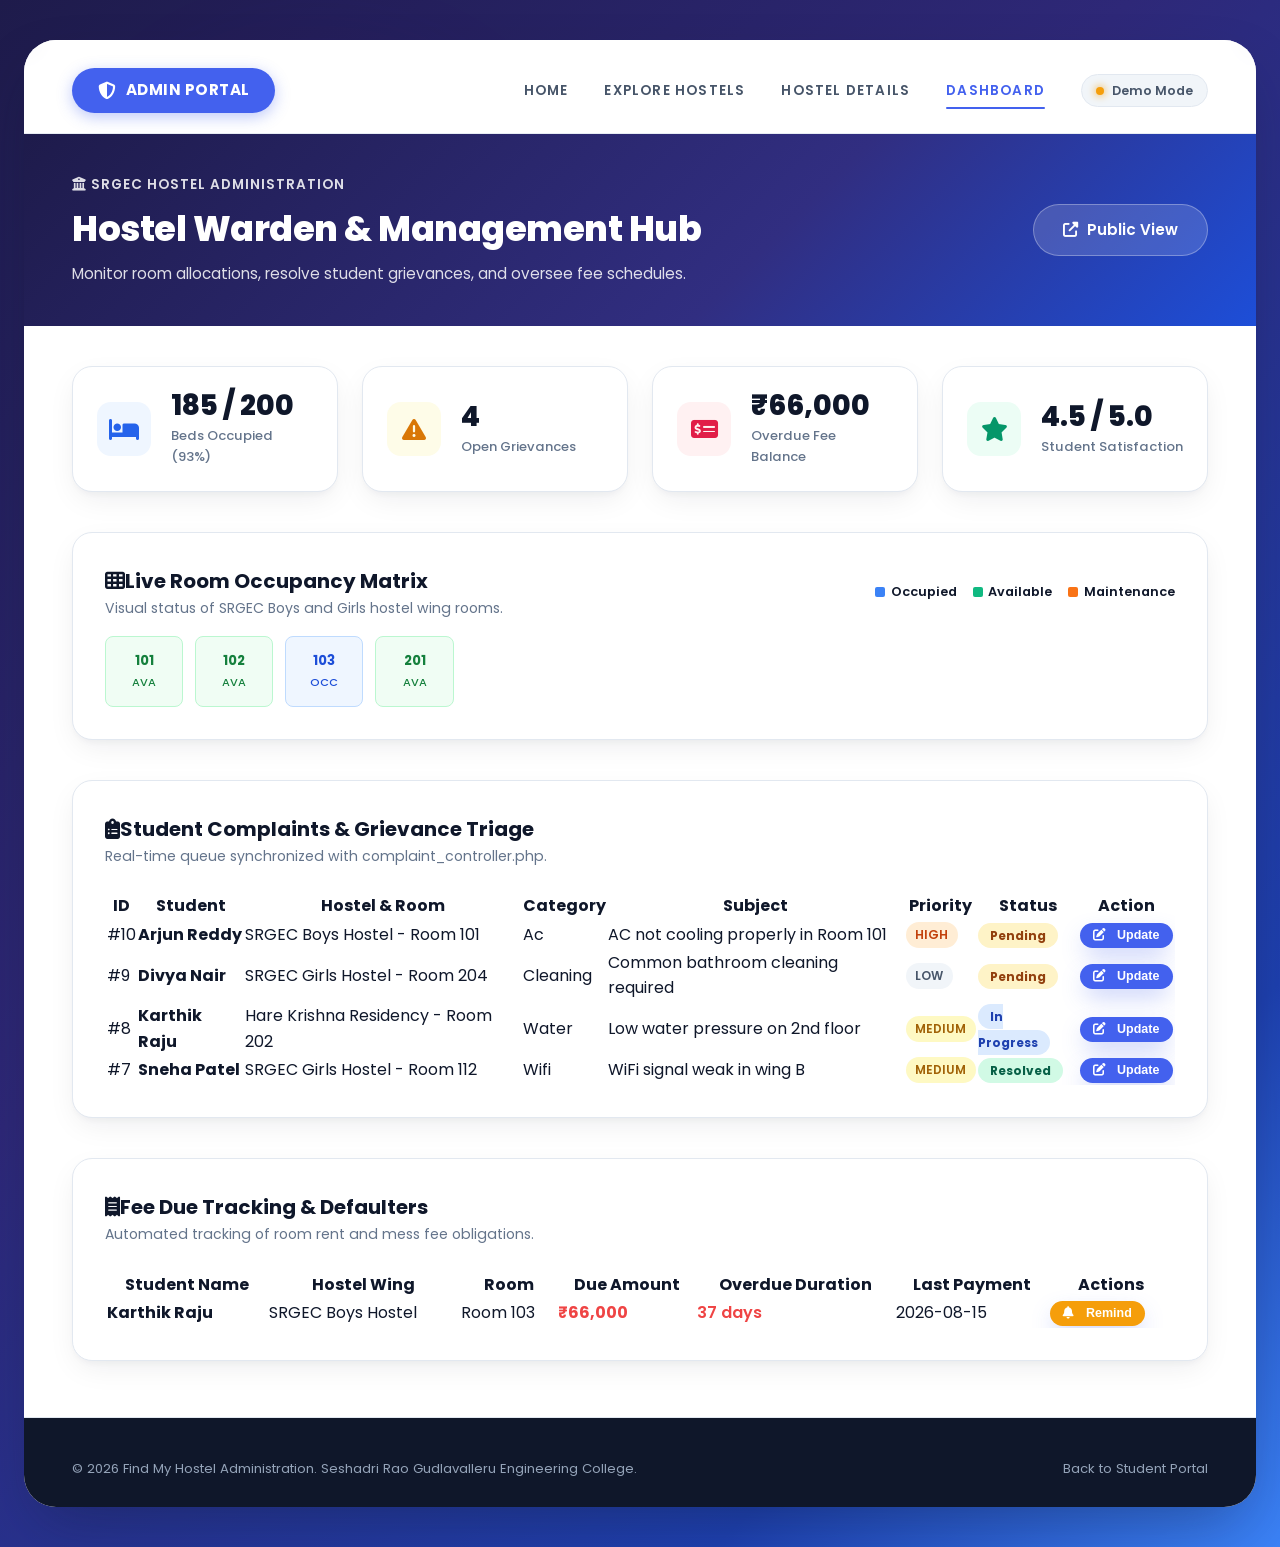
<file: public/admin.html>
<!DOCTYPE html>
<html lang="en">
<head>
    <meta charset="UTF-8">
    <meta name="viewport" content="width=device-width, initial-scale=1.0">
    <title>Admin & Warden Dashboard - Find My Hostel</title>
    <meta name="description" content="Administration portal for SRGEC hostel bed occupancy, complaint management, and fee tracking.">

    <!-- Google Fonts: Poppins -->
    <link rel="preconnect" href="https://fonts.googleapis.com">
    <link rel="preconnect" href="https://fonts.gstatic.com" crossorigin>
    <link href="https://fonts.googleapis.com/css2?family=Poppins:wght@300;400;500;600;700;800&display=swap" rel="stylesheet">

    <!-- Font Awesome Icons -->
    <link rel="stylesheet" href="https://cdnjs.cloudflare.com/ajax/libs/font-awesome/6.4.0/css/all.min.css">

    <!-- Modern Centralized Theme -->
    <link rel="stylesheet" href="css/modern-theme.css">

    <style>
        .admin-dashboard-body {
            padding: 2.5rem 3rem 3.5rem;
        }

        .metric-cards-grid {
            display: grid;
            grid-template-columns: repeat(auto-fit, minmax(230px, 1fr));
            gap: 1.5rem;
            margin-bottom: 2.5rem;
        }

        .metric-card {
            background: #ffffff;
            border: 1px solid var(--border-light);
            border-radius: var(--radius-card);
            padding: 1.5rem;
            box-shadow: var(--shadow-card);
            display: flex;
            align-items: center;
            gap: 1.25rem;
            transition: transform 0.2s ease;
        }

        .metric-card:hover {
            transform: translateY(-3px);
        }

        .metric-icon-box {
            width: 54px;
            height: 54px;
            border-radius: 14px;
            display: flex;
            align-items: center;
            justify-content: center;
            font-size: 1.5rem;
            flex-shrink: 0;
        }

        .metric-icon-blue { background: #eff6ff; color: #2563eb; }
        .metric-icon-amber { background: #fefce8; color: #d97706; }
        .metric-icon-rose { background: #fff1f2; color: #e11d48; }
        .metric-icon-emerald { background: #ecfdf5; color: #059669; }

        .metric-val {
            font-size: 1.75rem;
            font-weight: 800;
            color: #0f172a;
            line-height: 1.1;
        }

        .metric-label {
            font-size: 0.82rem;
            color: #64748b;
            font-weight: 500;
            margin-top: 0.2rem;
        }

        /* Occupancy Matrix */
        .matrix-grid {
            display: grid;
            grid-template-columns: repeat(auto-fill, minmax(75px, 1fr));
            gap: 0.75rem;
            margin-top: 1rem;
        }

        .matrix-cell {
            padding: 0.85rem 0.5rem;
            border-radius: var(--radius-sm);
            text-align: center;
            font-size: 0.82rem;
            font-weight: 700;
            cursor: pointer;
            transition: all 0.2s ease;
            display: flex;
            flex-direction: column;
            gap: 0.2rem;
        }

        .matrix-cell.occupied {
            background: #eff6ff;
            color: #1d4ed8;
            border: 1px solid #bfdbfe;
        }

        .matrix-cell.available {
            background: #f0fdf4;
            color: #15803d;
            border: 1px solid #bbf7d0;
        }

        .matrix-cell.maintenance {
            background: #fff7ed;
            color: #c2410c;
            border: 1px solid #fed7aa;
        }

        .matrix-cell:hover {
            transform: scale(1.05);
            box-shadow: 0 4px 12px rgba(0, 0, 0, 0.08);
        }

        /* Priority and Status Badges */
        .priority-badge {
            display: inline-flex;
            align-items: center;
            gap: 0.35rem;
            padding: 0.2rem 0.6rem;
            border-radius: var(--radius-pill);
            font-size: 0.75rem;
            font-weight: 600;
            text-transform: uppercase;
        }

        .priority-badge.urgent { background: #ffe4e6; color: #be123c; }
        .priority-badge.high { background: #ffedd5; color: #c2410c; }
        .priority-badge.medium { background: #fef9c3; color: #a16207; }
        .priority-badge.low { background: #f1f5f9; color: #475569; }

        .status-chip {
            padding: 0.25rem 0.75rem;
            border-radius: var(--radius-pill);
            font-size: 0.75rem;
            font-weight: 700;
            text-transform: capitalize;
        }

        .status-chip.pending { background: #fef3c7; color: #92400e; }
        .status-chip.in_progress { background: #dbeafe; color: #1e40af; }
        .status-chip.resolved { background: #d1fae5; color: #065f46; }
        .status-chip.rejected { background: #fee2e2; color: #991b1b; }

        /* Modal */
        .admin-modal-overlay {
            display: none;
            position: fixed;
            top: 0; left: 0; right: 0; bottom: 0;
            background: rgba(15, 23, 42, 0.65);
            backdrop-filter: blur(5px);
            z-index: 9999;
            align-items: center;
            justify-content: center;
            padding: 1.5rem;
        }

        .admin-modal-overlay.active {
            display: flex;
        }

        .admin-modal-box {
            background: #ffffff;
            border-radius: var(--radius-card);
            box-shadow: 0 25px 50px -12px rgba(15, 23, 42, 0.35);
            width: 100%;
            max-width: 480px;
            padding: 2.25rem;
            position: relative;
        }

        @media (max-width: 900px) {
            .admin-dashboard-body {
                padding: 1.5rem;
            }
        }
    </style>
</head>
<body>

    <!-- Atmospheric Canvas Wrapper -->
    <div class="canvas-wrapper">
        
        <!-- Main Floating Card Container -->
        <main class="floating-card-container">

            <!-- Card Header & Navigation -->
            <header class="card-navbar">
                <a href="index.html" class="brand-pill">
                    <i class="fas fa-shield-alt"></i>
                    <span>ADMIN PORTAL</span>
                </a>

                <nav class="nav-links-group" id="mainNav">
                    <a href="index.html" class="nav-link-custom">Home</a>
                    <a href="hostels.html" class="nav-link-custom">Explore Hostels</a>
                    <a href="hostel-details.html?id=1" class="nav-link-custom">Hostel Details</a>
                    <a href="admin.html" class="nav-link-custom active">Dashboard</a>
                    <div id="connectionStatusPill" class="connection-status-pill">
                        <span class="status-dot online"></span>
                        <span id="connectionStatusText">Live API</span>
                    </div>
                </nav>

                <button class="mobile-nav-toggle" id="mobileToggle" aria-label="Toggle navigation">
                    <i class="fas fa-bars"></i>
                </button>
            </header>

            <!-- Admin Banner Header -->
            <div style="background: linear-gradient(135deg, #1e1b4b 0%, #312e81 60%, #1d4ed8 100%); color: #ffffff; padding: 2.5rem 3rem; display: flex; justify-content: space-between; align-items: center; flex-wrap: wrap; gap: 1.5rem;">
                <div>
                    <div style="font-size: 0.85rem; font-weight: 600; opacity: 0.85; text-transform: uppercase; letter-spacing: 1px; margin-bottom: 0.35rem;">
                        <i class="fas fa-university me-1"></i> SRGEC Hostel Administration
                    </div>
                    <h1 style="font-size: 2.2rem; font-weight: 800; letter-spacing: -0.5px; margin-bottom: 0.25rem;">Hostel Warden & Management Hub</h1>
                    <p style="opacity: 0.85; font-size: 0.95rem;">Monitor room allocations, resolve student grievances, and oversee fee schedules.</p>
                </div>

                <div style="display: flex; gap: 0.75rem;">
                    <a href="hostels.html" class="btn-pill-outline" style="background: rgba(255, 255, 255, 0.15); color: #ffffff !important; border-color: rgba(255, 255, 255, 0.3);">
                        <i class="fas fa-external-link-alt"></i>
                        <span>Public View</span>
                    </a>
                </div>
            </div>

            <!-- Admin Dashboard Content -->
            <div class="admin-dashboard-body">

                <!-- 4 KPI Metrics Cards -->
                <div class="metric-cards-grid">
                    <div class="metric-card">
                        <div class="metric-icon-box metric-icon-blue">
                            <i class="fas fa-bed"></i>
                        </div>
                        <div>
                            <div class="metric-val" id="kpiBeds">552 / 620</div>
                            <div class="metric-label">Beds Occupied (89%)</div>
                        </div>
                    </div>

                    <div class="metric-card">
                        <div class="metric-icon-box metric-icon-amber">
                            <i class="fas fa-exclamation-triangle"></i>
                        </div>
                        <div>
                            <div class="metric-val" id="kpiComplaints">4</div>
                            <div class="metric-label">Open Grievances</div>
                        </div>
                    </div>

                    <div class="metric-card">
                        <div class="metric-icon-box metric-icon-rose">
                            <i class="fas fa-money-check-alt"></i>
                        </div>
                        <div>
                            <div class="metric-val">₹66,000</div>
                            <div class="metric-label">Overdue Fee Balance</div>
                        </div>
                    </div>

                    <div class="metric-card">
                        <div class="metric-icon-box metric-icon-emerald">
                            <i class="fas fa-star"></i>
                        </div>
                        <div>
                            <div class="metric-val">4.5 / 5.0</div>
                            <div class="metric-label">Student Satisfaction</div>
                        </div>
                    </div>
                </div>

                <!-- Room Occupancy Matrix Section -->
                <div style="background: #ffffff; border: 1px solid var(--border-light); border-radius: var(--radius-card); padding: 2rem; box-shadow: var(--shadow-card); margin-bottom: 2.5rem;">
                    <div style="display: flex; justify-content: space-between; align-items: center; margin-bottom: 1rem; flex-wrap: wrap; gap: 1rem;">
                        <div>
                            <h2 style="font-size: 1.25rem; font-weight: 700; color: #0f172a;"><i class="fas fa-th me-2 text-primary"></i>Live Room Occupancy Matrix</h2>
                            <p style="font-size: 0.88rem; color: #64748b;">Visual status of SRGEC Boys and Girls hostel wing rooms.</p>
                        </div>
                        <div style="display: flex; gap: 1rem; font-size: 0.8rem; font-weight: 600;">
                            <span style="display: flex; align-items: center; gap: 0.35rem;"><span style="width: 10px; height: 10px; border-radius: 2px; background: #3b82f6;"></span> Occupied</span>
                            <span style="display: flex; align-items: center; gap: 0.35rem;"><span style="width: 10px; height: 10px; border-radius: 2px; background: #10b981;"></span> Available</span>
                            <span style="display: flex; align-items: center; gap: 0.35rem;"><span style="width: 10px; height: 10px; border-radius: 2px; background: #f97316;"></span> Maintenance</span>
                        </div>
                    </div>

                    <div class="matrix-grid" id="occupancyMatrixGrid">
                        <!-- Populated by JS -->
                    </div>
                </div>

                <!-- Complaints Triage & Resolution Table (Live API) -->
                <div style="background: #ffffff; border: 1px solid var(--border-light); border-radius: var(--radius-card); padding: 2rem; box-shadow: var(--shadow-card); margin-bottom: 2.5rem;">
                    <div style="display: flex; justify-content: space-between; align-items: center; margin-bottom: 1.5rem; flex-wrap: wrap; gap: 1rem;">
                        <div>
                            <h2 style="font-size: 1.25rem; font-weight: 700; color: #0f172a;"><i class="fas fa-clipboard-list me-2 text-warning"></i>Student Complaints & Grievance Triage</h2>
                            <p style="font-size: 0.88rem; color: #64748b;">Real-time queue synchronized with complaint_controller.php.</p>
                        </div>
                    </div>

                    <div style="overflow-x: auto;">
                        <table class="table-custom" style="width: 100%;">
                            <thead>
                                <tr>
                                    <th>ID</th>
                                    <th>Student</th>
                                    <th>Hostel & Room</th>
                                    <th>Category</th>
                                    <th>Subject</th>
                                    <th>Priority</th>
                                    <th>Status</th>
                                    <th>Action</th>
                                </tr>
                            </thead>
                            <tbody id="complaintsTableBody">
                                <tr>
                                    <td colspan="8" style="text-align: center; padding: 2rem; color: #64748b;">
                                        <i class="fas fa-spinner fa-spin"></i> Loading complaints...
                                    </td>
                                </tr>
                            </tbody>
                        </table>
                    </div>
                </div>

                <!-- Overdue Fee Defaulters Monitor -->
                <div style="background: #ffffff; border: 1px solid var(--border-light); border-radius: var(--radius-card); padding: 2rem; box-shadow: var(--shadow-card);">
                    <div style="margin-bottom: 1.5rem;">
                        <h2 style="font-size: 1.25rem; font-weight: 700; color: #0f172a;"><i class="fas fa-receipt me-2 text-danger"></i>Fee Due Tracking & Defaulters</h2>
                        <p style="font-size: 0.88rem; color: #64748b;">Automated tracking of room rent and mess fee obligations.</p>
                    </div>

                    <div style="overflow-x: auto;">
                        <table class="table-custom" style="width: 100%;">
                            <thead>
                                <tr>
                                    <th>Student Name</th>
                                    <th>Hostel Wing</th>
                                    <th>Room</th>
                                    <th>Due Amount</th>
                                    <th>Overdue Duration</th>
                                    <th>Last Payment</th>
                                    <th>Actions</th>
                                </tr>
                            </thead>
                            <tbody>
                                <tr>
                                    <td><strong>Karthik Raju</strong></td>
                                    <td>SRGEC Boys Hostel</td>
                                    <td>Room 103</td>
                                    <td><strong style="color: #ef4444;">₹66,000</strong></td>
                                    <td><span style="color: #ef4444; font-weight: 600;">37 days</span></td>
                                    <td>2026-08-15</td>
                                    <td>
                                        <button class="btn-pill-primary" onclick="alert('Payment reminder SMS and email sent to Karthik Raju.')" style="padding: 0.35rem 0.85rem; font-size: 0.78rem; background: #f59e0b;">
                                            <i class="fas fa-bell"></i> Remind
                                        </button>
                                    </td>
                                </tr>
                            </tbody>
                        </table>
                    </div>
                </div>

            </div>

            <!-- Card Modern Footer -->
            <footer class="card-footer-bar">
                <div class="footer-bottom-copy" style="border-top: none; padding-top: 0;">
                    <div>&copy; 2026 Find My Hostel Administration. Seshadri Rao Gudlavalleru Engineering College.</div>
                    <div><a href="index.html" style="color: #94a3b8; text-decoration: none;">Back to Student Portal</a></div>
                </div>
            </footer>

        </main>
    </div>

    <!-- Complaint Status Update Modal -->
    <div class="admin-modal-overlay" id="statusModal">
        <div class="admin-modal-box">
            <h3 style="font-size: 1.25rem; font-weight: 700; color: #0f172a; margin-bottom: 0.4rem;">Update Complaint Lifecycle</h3>
            <p style="font-size: 0.85rem; color: #64748b; margin-bottom: 1.5rem;">Record status transition and resolution notes.</p>

            <form id="statusUpdateForm">
                <input type="hidden" id="modalComplaintId">

                <div class="form-group-custom">
                    <label class="form-label-custom">New Status</label>
                    <select id="modalStatusSelect" class="form-input-custom" required>
                        <option value="pending">Pending</option>
                        <option value="in_progress">In Progress</option>
                        <option value="resolved">Resolved</option>
                        <option value="rejected">Rejected</option>
                    </select>
                </div>

                <div class="form-group-custom">
                    <label class="form-label-custom">Assigned Staff ID / Warden</label>
                    <input type="text" id="modalAssignedStaff" class="form-input-custom" value="3 (Rahul Kumar)">
                </div>

                <div class="form-group-custom">
                    <label class="form-label-custom">Resolution Notes</label>
                    <textarea id="modalResolutionNotes" rows="3" class="form-textarea-custom" placeholder="Electrician dispatched, capacitor replaced..."></textarea>
                </div>

                <div id="modalAlert" style="display: none; padding: 0.75rem; border-radius: 8px; font-size: 0.85rem; margin-bottom: 1rem;"></div>

                <div style="display: flex; gap: 0.75rem; justify-content: flex-end;">
                    <button type="button" id="closeStatusModalBtn" class="btn-pill-outline" style="padding: 0.6rem 1.25rem;">Cancel</button>
                    <button type="submit" id="saveStatusBtn" class="btn-pill-primary" style="padding: 0.6rem 1.5rem;">Save Changes</button>
                </div>
            </form>
        </div>
    </div>

    <!-- API Client Script -->
    <script src="js/api-client.js"></script>

    <!-- Admin Script -->
    <script>
        const sampleRooms = [
            { num: '101', status: 'occupied' }, { num: '102', status: 'occupied' }, { num: '103', status: 'occupied' }, { num: '104', status: 'available' },
            { num: '201', status: 'occupied' }, { num: '202', status: 'available' }, { num: '203', status: 'occupied' }, { num: '204', status: 'maintenance' },
            { num: '205', status: 'available' }, { num: '206', status: 'occupied' }, { num: '301', status: 'occupied' }, { num: '302', status: 'available' },
            { num: '303', status: 'occupied' }, { num: '304', status: 'maintenance' }, { num: '305', status: 'available' }, { num: '306', status: 'occupied' }
        ];

        document.addEventListener('DOMContentLoaded', async function () {
            // Render Initial Occupancy Matrix from Fallback / Default
            const matrixGrid = document.getElementById('occupancyMatrixGrid');
            matrixGrid.innerHTML = sampleRooms.map(r => `
                <div class="matrix-cell ${r.status}" onclick="alert('Room ${r.num} is currently ${r.status}. Click to inspect occupant profile.')">
                    <span>${r.num}</span>
                    <span style="font-size: 0.7rem; font-weight: 500; text-transform: uppercase;">${r.status.slice(0, 3)}</span>
                </div>
            `).join('');

            // Load live room occupancy matrix & capacity KPIs
            try {
                const hostelRes = await ApiClient.getHostelById(1);
                if (hostelRes && hostelRes.hostel) {
                    const h = hostelRes.hostel;
                    if (h.total_capacity && h.current_occupancy) {
                        const pct = Math.round((h.current_occupancy / h.total_capacity) * 100);
                        document.getElementById('kpiBeds').textContent = `${h.current_occupancy} / ${h.total_capacity}`;
                        const labelEl = document.querySelector('#kpiBeds + .metric-label');
                        if (labelEl) labelEl.textContent = `Beds Occupied (${pct}%)`;
                    }
                    if (Array.isArray(h.rooms) && h.rooms.length > 0) {
                        matrixGrid.innerHTML = h.rooms.map(r => `
                            <div class="matrix-cell ${r.room_status || 'available'}" onclick="alert('Room ${r.room_number}: ${r.room_type} (${r.available_beds ?? (r.capacity - (r.current_occupancy || 0))} beds free, ₹${Number(r.monthly_fee).toLocaleString()}/mo)')">
                                <span>${r.room_number}</span>
                                <span style="font-size: 0.7rem; font-weight: 500; text-transform: uppercase;">${(r.room_status || 'avail').slice(0, 3)}</span>
                            </div>
                        `).join('');
                    }
                }
            } catch (err) {
                console.warn('Live room matrix load deferred to fallback:', err);
            }

            // Modal elements
            const modal = document.getElementById('statusModal');
            const closeBtn = document.getElementById('closeStatusModalBtn');
            closeBtn.addEventListener('click', () => modal.classList.remove('active'));

            // Load Complaints via ApiClient
            async function loadComplaints() {
                const tbody = document.getElementById('complaintsTableBody');
                const res = await ApiClient.getComplaints();

                // Update connection status
                const statusPill = document.getElementById('connectionStatusPill');
                if (statusPill) {
                    statusPill.innerHTML = res.source === 'api'
                        ? '<span class="status-dot online"></span> Live API'
                        : '<span class="status-dot offline"></span> Demo Mode';
                }

                if (res.summary && res.summary.total_complaints) {
                    document.getElementById('kpiComplaints').textContent = res.summary.total_complaints;
                }

                if (!res.complaints || res.complaints.length === 0) {
                    tbody.innerHTML = '<tr><td colspan="8" style="text-align: center; padding: 2rem; color: #64748b;">No active grievances logged.</td></tr>';
                    return;
                }

                tbody.innerHTML = res.complaints.map(c => `
                    <tr>
                        <td>#${c.complaint_id}</td>
                        <td><strong>${c.first_name} ${c.last_name || ''}</strong></td>
                        <td>${c.hostel_name || 'SRGEC Hostel'} - Room ${c.room_number || 'N/A'}</td>
                        <td style="text-transform: capitalize;">${c.category}</td>
                        <td>${c.subject}</td>
                        <td><span class="priority-badge ${c.priority || 'medium'}">${c.priority || 'medium'}</span></td>
                        <td><span class="status-chip ${c.status || 'pending'}">${(c.status || 'pending').replace('_', ' ')}</span></td>
                        <td>
                            <button class="btn-pill-primary" onclick="openUpdateModal(${c.complaint_id}, '${c.status || 'pending'}', '${(c.resolution_notes || '').replace(/'/g, "\\'")}')" style="padding: 0.35rem 0.85rem; font-size: 0.78rem;">
                                <i class="fas fa-edit"></i> Update
                            </button>
                        </td>
                    </tr>
                `).join('');
            }

            window.openUpdateModal = function (id, status, notes) {
                document.getElementById('modalComplaintId').value = id;
                document.getElementById('modalStatusSelect').value = status;
                document.getElementById('modalResolutionNotes').value = notes || '';
                document.getElementById('modalAlert').style.display = 'none';
                modal.classList.add('active');
            };

            // Form Submit handler
            document.getElementById('statusUpdateForm').addEventListener('submit', async function (e) {
                e.preventDefault();
                const id = document.getElementById('modalComplaintId').value;
                const status = document.getElementById('modalStatusSelect').value;
                const notes = document.getElementById('modalResolutionNotes').value;
                const alertBox = document.getElementById('modalAlert');

                const res = await ApiClient.updateComplaintStatus(id, status, notes, 3);
                alertBox.style.display = 'block';
                if (res.success) {
                    alertBox.style.background = '#dcfce7';
                    alertBox.style.color = '#15803d';
                    alertBox.textContent = res.message || 'Status successfully updated!';
                    setTimeout(() => {
                        modal.classList.remove('active');
                        loadComplaints();
                    }, 1200);
                } else {
                    alertBox.style.background = '#fee2e2';
                    alertBox.style.color = '#b91c1c';
                    alertBox.textContent = res.message || 'Update failed.';
                }
            });

            // Initial complaints load
            loadComplaints();
        });
    </script>
</body>
</html>
</file>
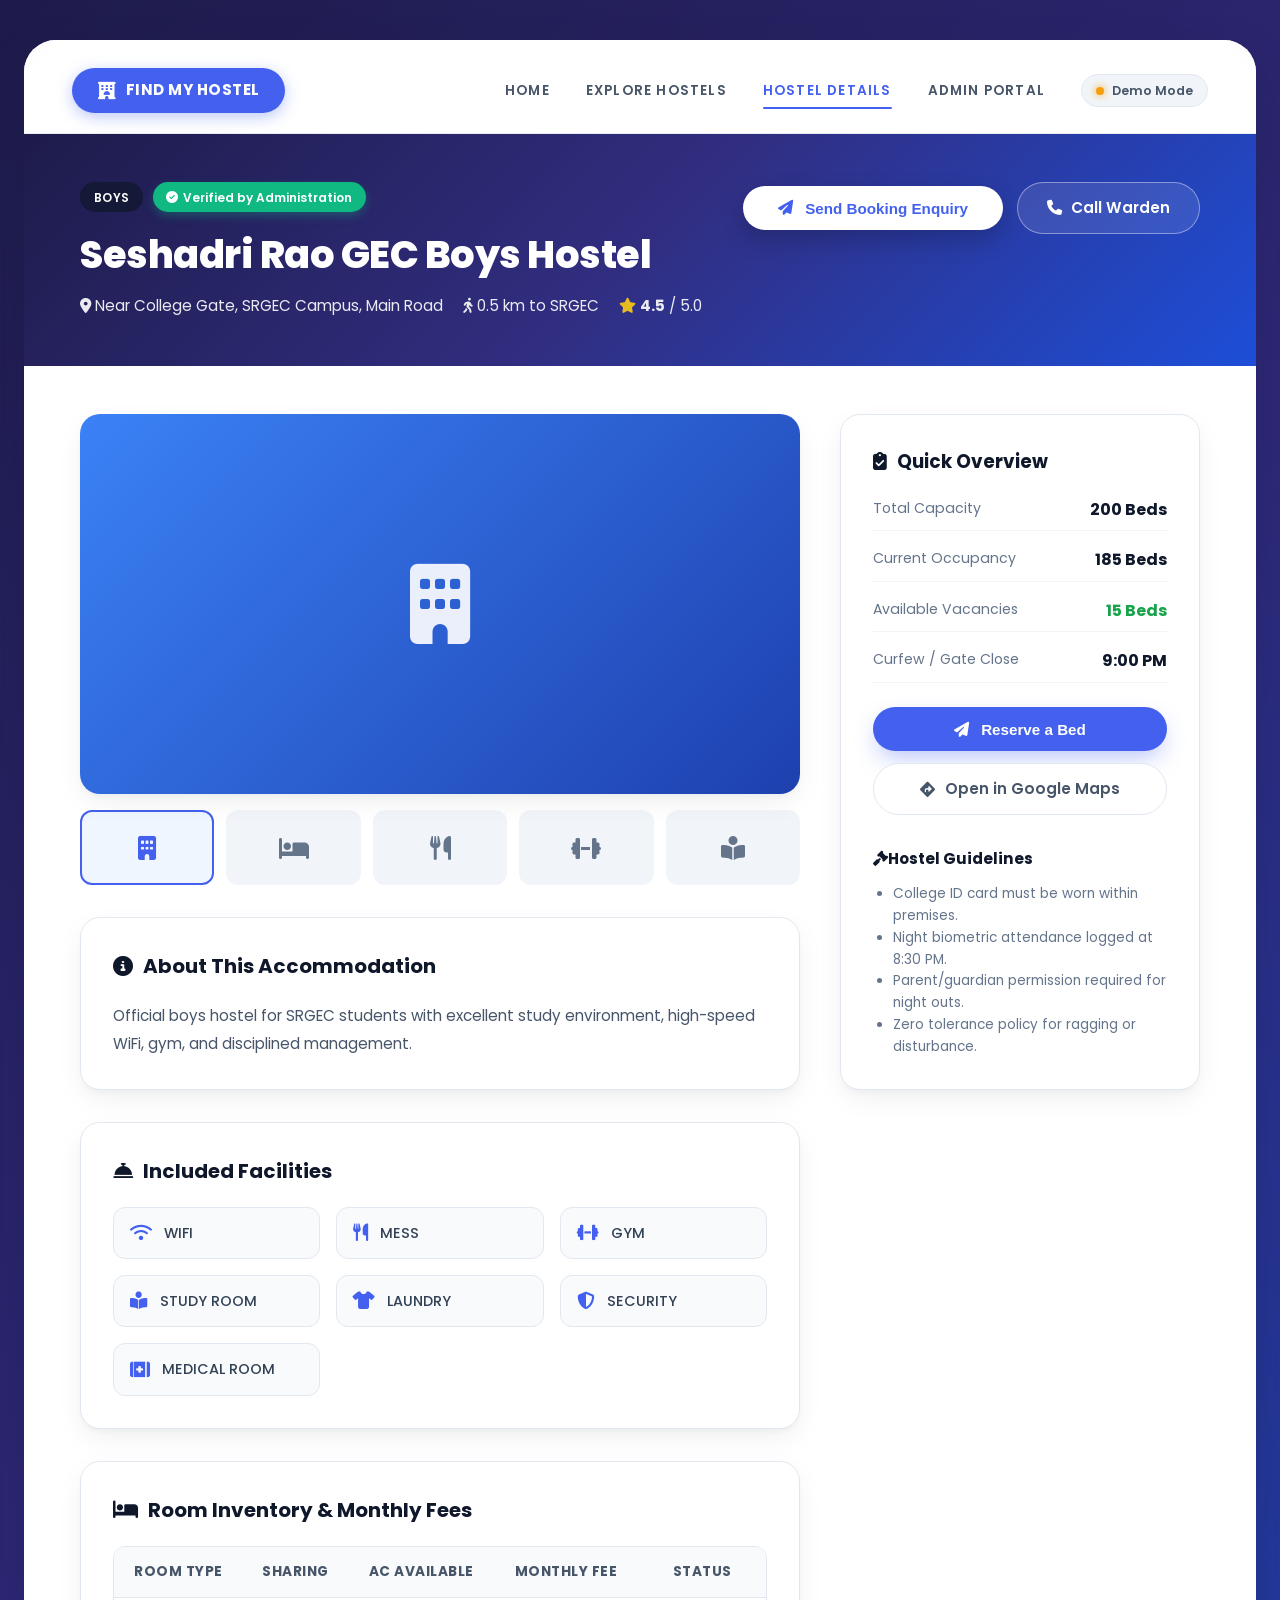
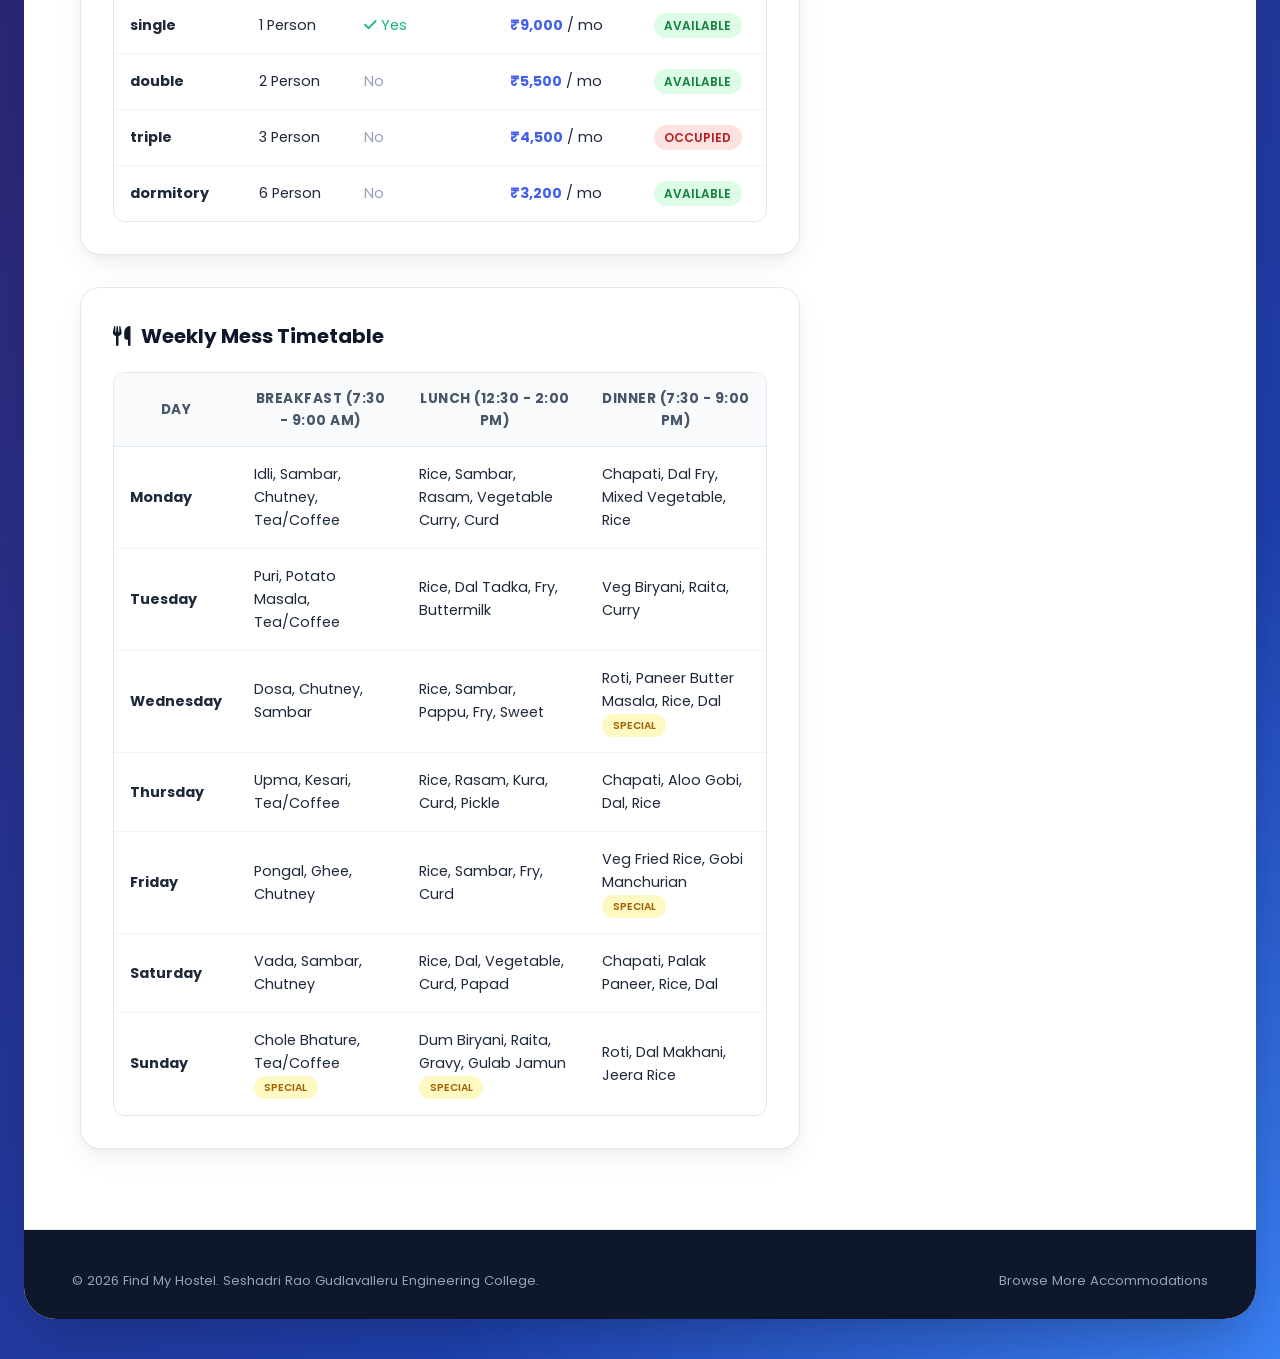
<file: public/hostel-details.html>
<!DOCTYPE html>
<html lang="en">
<head>
    <meta charset="UTF-8">
    <meta name="viewport" content="width=device-width, initial-scale=1.0">
    <title>Hostel Details - Find My Hostel</title>
    <meta name="description" content="View verified hostel room availability, monthly fees, 7-day mess menus, and contact information in Gudlavalleru.">

    <!-- Google Fonts: Poppins -->
    <link rel="preconnect" href="https://fonts.googleapis.com">
    <link rel="preconnect" href="https://fonts.gstatic.com" crossorigin>
    <link href="https://fonts.googleapis.com/css2?family=Poppins:wght@300;400;500;600;700;800&display=swap" rel="stylesheet">

    <!-- Font Awesome Icons -->
    <link rel="stylesheet" href="https://cdnjs.cloudflare.com/ajax/libs/font-awesome/6.4.0/css/all.min.css">

    <!-- Modern Centralized Theme -->
    <link rel="stylesheet" href="css/modern-theme.css">

    <style>
        .details-hero {
            background: linear-gradient(135deg, #1e1b4b 0%, #312e81 50%, #1d4ed8 100%);
            color: #ffffff;
            padding: 3rem 3.5rem;
            position: relative;
        }

        .details-grid {
            display: grid;
            grid-template-columns: 2fr 1fr;
            gap: 2.5rem;
            padding: 3rem 3.5rem;
        }

        .gallery-main {
            height: 380px;
            background: linear-gradient(135deg, #3b82f6 0%, #1e40af 100%);
            border-radius: var(--radius-card);
            display: flex;
            align-items: center;
            justify-content: center;
            color: rgba(255, 255, 255, 0.9);
            font-size: 5rem;
            box-shadow: var(--shadow-card);
            position: relative;
            overflow: hidden;
            margin-bottom: 1rem;
        }

        .gallery-thumbs {
            display: flex;
            gap: 0.75rem;
        }

        .gallery-thumb {
            flex: 1;
            height: 75px;
            background: #f1f5f9;
            border: 2px solid transparent;
            border-radius: var(--radius-md);
            display: flex;
            align-items: center;
            justify-content: center;
            color: #64748b;
            font-size: 1.5rem;
            cursor: pointer;
            transition: all 0.2s ease;
        }

        .gallery-thumb.active,
        .gallery-thumb:hover {
            border-color: var(--brand-blue);
            color: var(--brand-blue);
            background: #eff6ff;
        }

        .info-card {
            background: #ffffff;
            border: 1px solid var(--border-light);
            border-radius: var(--radius-card);
            padding: 2rem;
            box-shadow: var(--shadow-card);
            margin-bottom: 2rem;
        }

        .info-card h3 {
            font-size: 1.25rem;
            font-weight: 700;
            color: #0f172a;
            margin-bottom: 1.25rem;
            display: flex;
            align-items: center;
            gap: 0.6rem;
        }

        .amenities-pill-grid {
            display: grid;
            grid-template-columns: repeat(auto-fill, minmax(180px, 1fr));
            gap: 1rem;
        }

        .amenity-box {
            display: flex;
            align-items: center;
            gap: 0.75rem;
            padding: 0.85rem 1rem;
            background: #f8fafc;
            border: 1px solid var(--border-light);
            border-radius: var(--radius-md);
            font-size: 0.9rem;
            font-weight: 500;
            color: #334155;
        }

        .amenity-box i {
            color: var(--brand-blue);
            font-size: 1.1rem;
        }

        .table-custom {
            width: 100%;
            border-collapse: separate;
            border-spacing: 0;
            border: 1px solid var(--border-light);
            border-radius: var(--radius-md);
            overflow: hidden;
        }

        .table-custom th {
            background: #f8fafc;
            padding: 0.9rem 1rem;
            font-size: 0.85rem;
            font-weight: 700;
            color: #475569;
            text-transform: uppercase;
            letter-spacing: 0.5px;
            border-bottom: 1px solid var(--border-light);
        }

        .table-custom td {
            padding: 1rem;
            font-size: 0.9rem;
            color: #1e293b;
            border-bottom: 1px solid #f1f5f9;
        }

        .table-custom tr:last-child td {
            border-bottom: none;
        }

        .badge-avail {
            padding: 0.25rem 0.65rem;
            border-radius: var(--radius-pill);
            font-size: 0.75rem;
            font-weight: 600;
            text-transform: uppercase;
        }

        .badge-avail.available { background: #dcfce7; color: #15803d; }
        .badge-avail.limited { background: #fef9c3; color: #a16207; }
        .badge-avail.occupied { background: #fee2e2; color: #b91c1c; }

        /* Modal Styles */
        .modal-overlay {
            display: none;
            position: fixed;
            top: 0; left: 0; right: 0; bottom: 0;
            background: rgba(15, 23, 42, 0.65);
            backdrop-filter: blur(5px);
            z-index: 9999;
            align-items: center;
            justify-content: center;
            padding: 1.5rem;
        }

        .modal-overlay.active {
            display: flex;
        }

        .modal-card {
            background: #ffffff;
            border-radius: var(--radius-card);
            box-shadow: 0 25px 50px -12px rgba(15, 23, 42, 0.35);
            width: 100%;
            max-width: 520px;
            padding: 2.25rem;
            position: relative;
        }

        .modal-close {
            position: absolute;
            top: 1.5rem;
            right: 1.5rem;
            background: none;
            border: none;
            font-size: 1.25rem;
            color: #94a3b8;
            cursor: pointer;
        }

        .form-group-custom {
            margin-bottom: 1.25rem;
        }

        .form-label-custom {
            display: block;
            font-size: 0.85rem;
            font-weight: 600;
            color: #0f172a;
            margin-bottom: 0.4rem;
        }

        .form-input-custom,
        .form-textarea-custom {
            width: 100%;
            padding: 0.75rem 1rem;
            border: 1px solid var(--border-light);
            border-radius: var(--radius-sm);
            font-size: 0.9rem;
            font-family: inherit;
            outline: none;
            color: #0f172a;
        }

        .form-input-custom:focus,
        .form-textarea-custom:focus {
            border-color: var(--brand-blue);
            box-shadow: 0 0 0 3px rgba(67, 97, 238, 0.15);
        }

        @media (max-width: 960px) {
            .details-grid {
                grid-template-columns: 1fr;
                padding: 1.5rem;
            }
            .details-hero {
                padding: 2rem 1.5rem;
            }
        }
    </style>
</head>
<body>

    <!-- Atmospheric Canvas Wrapper -->
    <div class="canvas-wrapper">
        
        <!-- Main Floating Card Container -->
        <main class="floating-card-container">

            <!-- Card Header & Navigation -->
            <header class="card-navbar">
                <a href="index.html" class="brand-pill">
                    <i class="fas fa-hotel"></i>
                    <span>FIND MY HOSTEL</span>
                </a>

                <nav class="nav-links-group" id="mainNav">
                    <a href="index.html" class="nav-link-custom">Home</a>
                    <a href="hostels.html" class="nav-link-custom">Explore Hostels</a>
                    <a href="hostel-details.html?id=1" class="nav-link-custom active">Hostel Details</a>
                    <a href="admin.html" class="nav-link-custom">Admin Portal</a>
                    <div id="connectionStatusPill" class="connection-status-pill">
                        <span class="status-dot online"></span>
                        <span id="connectionStatusText">Live API</span>
                    </div>
                </nav>

                <button class="mobile-nav-toggle" id="mobileToggle" aria-label="Toggle navigation">
                    <i class="fas fa-bars"></i>
                </button>
            </header>

            <!-- Hostel Header Hero Banner -->
            <div class="details-hero">
                <div style="display: flex; justify-content: space-between; align-items: flex-start; flex-wrap: wrap; gap: 1.5rem;">
                    <div>
                        <div style="display: flex; gap: 0.6rem; align-items: center; margin-bottom: 0.75rem;">
                            <span id="hostelTypeBadge" class="type-pill" style="position: static;">Hostel</span>
                            <span class="verified-pill" style="position: static;"><i class="fas fa-check-circle"></i> Verified by Administration</span>
                        </div>

                        <h1 id="hostelTitle" style="font-size: 2.4rem; font-weight: 800; letter-spacing: -0.5px; margin-bottom: 0.5rem;">Loading Accommodation...</h1>
                        
                        <div style="display: flex; align-items: center; gap: 1.25rem; font-size: 0.95rem; opacity: 0.9; flex-wrap: wrap;">
                            <span><i class="fas fa-map-marker-alt me-1"></i> <span id="hostelAddress">Gudlavalleru</span></span>
                            <span><i class="fas fa-walking me-1"></i> <span id="hostelDistance">0.5</span> km to SRGEC</span>
                            <span><i class="fas fa-star me-1" style="color: #facc15;"></i> <strong id="hostelRating">4.5</strong> / 5.0</span>
                        </div>
                    </div>

                    <div style="display: flex; gap: 0.85rem; align-items: center;">
                        <button id="openEnquiryModalBtn" class="btn-pill-primary" style="background: #ffffff; color: var(--brand-blue) !important; box-shadow: 0 10px 25px rgba(0, 0, 0, 0.2);">
                            <i class="fas fa-paper-plane"></i>
                            <span>Send Booking Enquiry</span>
                        </button>
                        <a id="callHostelBtn" href="tel:08671234567" class="btn-pill-outline" style="color: #ffffff !important; border-color: rgba(255, 255, 255, 0.4); background: rgba(255, 255, 255, 0.1);">
                            <i class="fas fa-phone"></i>
                            <span>Call Warden</span>
                        </a>
                    </div>
                </div>
            </div>

            <!-- Details Content Grid -->
            <div class="details-grid">

                <!-- Left Column: Media, Rooms, Food, Rules -->
                <div>
                    <!-- Photo Gallery Preview -->
                    <div class="gallery-main" id="galleryMain">
                        <i class="fas fa-building" id="galleryMainIcon"></i>
                    </div>

                    <div class="gallery-thumbs">
                        <div class="gallery-thumb active" onclick="switchGallery('building', this)"><i class="fas fa-building"></i></div>
                        <div class="gallery-thumb" onclick="switchGallery('bed', this)"><i class="fas fa-bed"></i></div>
                        <div class="gallery-thumb" onclick="switchGallery('utensils', this)"><i class="fas fa-utensils"></i></div>
                        <div class="gallery-thumb" onclick="switchGallery('dumbbell', this)"><i class="fas fa-dumbbell"></i></div>
                        <div class="gallery-thumb" onclick="switchGallery('book-reader', this)"><i class="fas fa-book-reader"></i></div>
                    </div>

                    <!-- Description Card -->
                    <div class="info-card" style="margin-top: 2rem;">
                        <h3><i class="fas fa-info-circle text-primary"></i> About This Accommodation</h3>
                        <p id="hostelDesc" style="color: #475569; line-height: 1.8; font-size: 0.95rem;">
                            Loading description...
                        </p>
                    </div>

                    <!-- Facilities & Amenities -->
                    <div class="info-card">
                        <h3><i class="fas fa-concierge-bell text-primary"></i> Included Facilities</h3>
                        <div class="amenities-pill-grid" id="amenitiesGrid">
                            <!-- Populated dynamically -->
                        </div>
                    </div>

                    <!-- Room Types & Pricing Table -->
                    <div class="info-card">
                        <h3><i class="fas fa-bed text-primary"></i> Room Inventory & Monthly Fees</h3>
                        <div style="overflow-x: auto;">
                            <table class="table-custom">
                                <thead>
                                    <tr>
                                        <th>Room Type</th>
                                        <th>Sharing</th>
                                        <th>AC Available</th>
                                        <th>Monthly Fee</th>
                                        <th>Status</th>
                                    </tr>
                                </thead>
                                <tbody id="roomsTableBody">
                                    <!-- Populated dynamically -->
                                </tbody>
                            </table>
                        </div>
                    </div>

                    <!-- 7-Day Weekly Mess Menu Table -->
                    <div class="info-card">
                        <h3><i class="fas fa-utensils text-primary"></i> Weekly Mess Timetable</h3>
                        <div style="overflow-x: auto;">
                            <table class="table-custom">
                                <thead>
                                    <tr>
                                        <th>Day</th>
                                        <th>Breakfast (7:30 - 9:00 AM)</th>
                                        <th>Lunch (12:30 - 2:00 PM)</th>
                                        <th>Dinner (7:30 - 9:00 PM)</th>
                                    </tr>
                                </thead>
                                <tbody id="messMenuTableBody">
                                    <tr><td><strong>Monday</strong></td><td>Idli, Sambar, Coconut Chutney</td><td>Rice, Dal, Sambar, Potato Fry</td><td>Chapati, Veg Curry, Curd</td></tr>
                                    <tr><td><strong>Tuesday</strong></td><td>Puri, Aloo Masala</td><td>Rice, Rasam, Tomato Curry, Curd</td><td>Veg Biryani, Onion Raita</td></tr>
                                    <tr><td><strong>Wednesday</strong></td><td>Dosa, Peanut Chutney</td><td>Rice, Sambar, Ladies Finger Fry</td><td>Roti, Paneer Butter Masala</td></tr>
                                    <tr><td><strong>Thursday</strong></td><td>Upma, Tomato Sevai</td><td>Rice, Pappu, Drumstick Sambar</td><td>Chapati, Aloo Gobi</td></tr>
                                    <tr><td><strong>Friday</strong></td><td>Pongal, Vada, Chutney</td><td>Special Pulao, Curd, Dal Makhani</td><td>Fried Rice, Veg Manchurian</td></tr>
                                    <tr><td><strong>Saturday</strong></td><td>Mysore Bonda, Chutney</td><td>Rice, Tomato Pappu, Rasam, Papad</td><td>Chapati, Mixed Veg Curry</td></tr>
                                    <tr><td><strong>Sunday</strong></td><td>Chole Bhature</td><td>Special Biryani / Chicken Curry</td><td>Roti, Dal Tadka, Sweet Kheer</td></tr>
                                </tbody>
                            </table>
                        </div>
                    </div>
                </div>

                <!-- Right Column: Quick Info, Map Link, Rules -->
                <div>
                    <!-- Quick Summary Card -->
                    <div class="info-card" style="position: sticky; top: 2rem;">
                        <h3 style="font-size: 1.15rem;"><i class="fas fa-clipboard-check text-primary"></i> Quick Overview</h3>
                        
                        <div style="display: flex; flex-direction: column; gap: 1rem; margin-bottom: 1.5rem;">
                            <div style="display: flex; justify-content: space-between; padding-bottom: 0.5rem; border-bottom: 1px solid #f1f5f9;">
                                <span style="color: #64748b; font-size: 0.88rem;">Total Capacity</span>
                                <strong id="statCapacity" style="color: #0f172a;">200 Beds</strong>
                            </div>
                            <div style="display: flex; justify-content: space-between; padding-bottom: 0.5rem; border-bottom: 1px solid #f1f5f9;">
                                <span style="color: #64748b; font-size: 0.88rem;">Current Occupancy</span>
                                <strong id="statOccupancy" style="color: #0f172a;">185 Beds</strong>
                            </div>
                            <div style="display: flex; justify-content: space-between; padding-bottom: 0.5rem; border-bottom: 1px solid #f1f5f9;">
                                <span style="color: #64748b; font-size: 0.88rem;">Available Vacancies</span>
                                <strong id="statAvailable" style="color: #16a34a;">15 Beds</strong>
                            </div>
                            <div style="display: flex; justify-content: space-between; padding-bottom: 0.5rem; border-bottom: 1px solid #f1f5f9;">
                                <span style="color: #64748b; font-size: 0.88rem;">Curfew / Gate Close</span>
                                <strong style="color: #0f172a;">9:00 PM</strong>
                            </div>
                        </div>

                        <!-- Direct Booking Action -->
                        <button id="sidebarEnquiryBtn" class="btn-pill-primary" style="width: 100%; justify-content: center; margin-bottom: 0.75rem;">
                            <i class="fas fa-paper-plane"></i>
                            <span>Reserve a Bed</span>
                        </button>

                        <a id="gmapsLink" href="https://maps.google.com/?q=Gudlavalleru" target="_blank" class="btn-pill-outline" style="width: 100%; justify-content: center;">
                            <i class="fas fa-directions"></i>
                            <span>Open in Google Maps</span>
                        </a>

                        <!-- Rules and Regulations -->
                        <div style="margin-top: 2rem;">
                            <h4 style="font-size: 0.95rem; font-weight: 700; color: #0f172a; margin-bottom: 0.75rem;"><i class="fas fa-gavel me-2 text-warning"></i>Hostel Guidelines</h4>
                            <ul style="padding-left: 1.25rem; font-size: 0.85rem; color: #64748b; line-height: 1.6;">
                                <li>College ID card must be worn within premises.</li>
                                <li>Night biometric attendance logged at 8:30 PM.</li>
                                <li>Parent/guardian permission required for night outs.</li>
                                <li>Zero tolerance policy for ragging or disturbance.</li>
                            </ul>
                        </div>
                    </div>
                </div>

            </div>

            <!-- Card Modern Footer -->
            <footer class="card-footer-bar">
                <div class="footer-bottom-copy" style="border-top: none; padding-top: 0;">
                    <div>&copy; 2026 Find My Hostel. Seshadri Rao Gudlavalleru Engineering College.</div>
                    <div><a href="hostels.html" style="color: #94a3b8; text-decoration: none;">Browse More Accommodations</a></div>
                </div>
            </footer>

        </main>
    </div>

    <!-- Student Booking Enquiry Modal -->
    <div class="modal-overlay" id="enquiryModal">
        <div class="modal-card">
            <button class="modal-close" id="closeModalBtn">&times;</button>
            <h3 style="font-size: 1.35rem; font-weight: 700; color: #0f172a; margin-bottom: 0.4rem;">Send Booking Enquiry</h3>
            <p style="font-size: 0.88rem; color: #64748b; margin-bottom: 1.5rem;">Your query will be delivered directly to the warden and college administration.</p>

            <form id="bookingEnquiryForm">
                <div class="form-group-custom">
                    <label class="form-label-custom">Full Name *</label>
                    <input type="text" id="enqName" required class="form-input-custom" placeholder="e.g. Arjun Reddy">
                </div>

                <div class="form-group-custom" style="display: grid; grid-template-columns: 1fr 1fr; gap: 1rem;">
                    <div>
                        <label class="form-label-custom">Email Address *</label>
                        <input type="email" id="enqEmail" required class="form-input-custom" placeholder="student@gmail.com">
                    </div>
                    <div>
                        <label class="form-label-custom">Mobile Number</label>
                        <input type="tel" id="enqPhone" class="form-input-custom" placeholder="9876543210">
                    </div>
                </div>

                <div class="form-group-custom">
                    <label class="form-label-custom">Subject</label>
                    <input type="text" id="enqSubject" class="form-input-custom" placeholder="Room availability enquiry for 2nd year student">
                </div>

                <div class="form-group-custom">
                    <label class="form-label-custom">Message / Preferred Sharing *</label>
                    <textarea id="enqMessage" rows="3" required class="form-textarea-custom" placeholder="I am looking for a double sharing room starting next semester..."></textarea>
                </div>

                <div id="enquiryResponseAlert" style="display: none; padding: 0.75rem; border-radius: 8px; font-size: 0.85rem; margin-bottom: 1rem;"></div>

                <button type="submit" id="submitEnquiryBtn" class="btn-pill-primary" style="width: 100%; justify-content: center;">
                    <i class="fas fa-paper-plane"></i>
                    <span>Submit Enquiry</span>
                </button>
            </form>
        </div>
    </div>

    <!-- API Client Script -->
    <script src="js/api-client.js"></script>

    <!-- Page Detail Script -->
    <script>
        let currentHostelId = 1;

        function switchGallery(iconName, thumbEl) {
            document.getElementById('galleryMainIcon').className = `fas fa-${iconName}`;
            document.querySelectorAll('.gallery-thumb').forEach(t => t.classList.remove('active'));
            thumbEl.classList.add('active');
        }

        document.addEventListener('DOMContentLoaded', async function () {
            const urlParams = new URLSearchParams(window.location.search);
            currentHostelId = urlParams.get('id') || 1;

            // Modal Controls
            const modal = document.getElementById('enquiryModal');
            const openBtns = [document.getElementById('openEnquiryModalBtn'), document.getElementById('sidebarEnquiryBtn')];
            const closeBtn = document.getElementById('closeModalBtn');

            openBtns.forEach(b => b?.addEventListener('click', () => modal.classList.add('active')));
            closeBtn?.addEventListener('click', () => modal.classList.remove('active'));
            modal?.addEventListener('click', (e) => { if (e.target === modal) modal.classList.remove('active'); });

            // Fetch single hostel details
            const res = await ApiClient.getHostelById(currentHostelId);
            const hostel = res.hostel;

            // Connection indicator
            const statusPill = document.getElementById('connectionStatusPill');
            if (statusPill) {
                statusPill.innerHTML = res.source === 'api' 
                    ? '<span class="status-dot online"></span> Live API'
                    : '<span class="status-dot offline"></span> Demo Mode';
            }

            if (hostel) {
                document.getElementById('hostelTitle').textContent = hostel.hostel_name;
                document.getElementById('hostelTypeBadge').textContent = (hostel.hostel_type || 'Hostel').toUpperCase();
                document.getElementById('hostelAddress').textContent = `${hostel.landmark ? hostel.landmark + ', ' : ''}${hostel.address || 'Gudlavalleru'}`;
                document.getElementById('hostelDistance').textContent = hostel.distance_from_college_km || '0.5';
                document.getElementById('hostelRating').textContent = Number(hostel.rating || 4.5).toFixed(1);
                document.getElementById('hostelDesc').textContent = hostel.description || 'Comfortable and secure hostel accommodation for SRGEC students.';
                document.getElementById('callHostelBtn').href = `tel:${hostel.phone || '08671234567'}`;
                document.getElementById('gmapsLink').href = `https://maps.google.com/?q=${encodeURIComponent(hostel.hostel_name + ' Gudlavalleru')}`;

                // Capacity Stats
                document.getElementById('statCapacity').textContent = `${hostel.total_capacity || 150} Beds`;
                document.getElementById('statOccupancy').textContent = `${hostel.current_occupancy || 135} Beds`;
                const freeBeds = Math.max(0, (hostel.total_capacity || 150) - (hostel.current_occupancy || 135));
                document.getElementById('statAvailable').textContent = `${freeBeds} Beds`;

                // Amenities
                const facilities = Array.isArray(hostel.facilities_available) ? hostel.facilities_available : ['wifi', 'mess', 'security', 'study_room'];
                const facilityIcons = {
                    wifi: 'wifi',
                    mess: 'utensils',
                    ac: 'snowflake',
                    attached_bathroom: 'bath',
                    gym: 'dumbbell',
                    study_room: 'book-reader',
                    laundry: 'tshirt',
                    security: 'shield-alt',
                    cctv: 'video',
                    medical_room: 'first-aid',
                    purified_water: 'tint'
                };

                const amenitiesGrid = document.getElementById('amenitiesGrid');
                amenitiesGrid.innerHTML = facilities.map(f => `
                    <div class="amenity-box">
                        <i class="fas fa-${facilityIcons[f] || 'check'}"></i>
                        <span>${f.replace('_', ' ').toUpperCase()}</span>
                    </div>
                `).join('');

                // Rooms Table
                const rooms = hostel.rooms && hostel.rooms.length > 0 ? hostel.rooms : [
                    { room_type: 'Single Sharing (AC)', capacity: 1, has_ac: 1, monthly_fee: 9000, room_status: 'available' },
                    { room_type: 'Double Sharing', capacity: 2, has_ac: 0, monthly_fee: 5500, room_status: 'available' },
                    { room_type: 'Triple Sharing', capacity: 3, has_ac: 0, monthly_fee: 4500, room_status: 'limited' },
                    { room_type: 'Dormitory (6-Bed)', capacity: 6, has_ac: 0, monthly_fee: 3200, room_status: 'available' }
                ];

                const roomsBody = document.getElementById('roomsTableBody');
                roomsBody.innerHTML = rooms.map(r => `
                    <tr>
                        <td><strong>${r.room_type}</strong></td>
                        <td>${r.capacity} Person</td>
                        <td>${r.has_ac ? '<span style="color: #10b981;"><i class="fas fa-check"></i> Yes</span>' : '<span style="color: #94a3b8;">No</span>'}</td>
                        <td><strong style="color: var(--brand-blue);">₹${Number(r.monthly_fee).toLocaleString()}</strong> / mo</td>
                        <td><span class="badge-avail ${r.room_status || 'available'}">${r.room_status || 'Available'}</span></td>
                    </tr>
                `).join('');

                // 7-Day Weekly Mess Menu Table
                const messBody = document.getElementById('messMenuTableBody');
                if (messBody && Array.isArray(hostel.mess_menu) && hostel.mess_menu.length > 0) {
                    const days = ['monday', 'tuesday', 'wednesday', 'thursday', 'friday', 'saturday', 'sunday'];
                    const menuByDay = {};
                    days.forEach(d => { menuByDay[d] = { breakfast: 'Standard Breakfast', lunch: 'Standard Lunch', dinner: 'Standard Dinner' }; });

                    hostel.mess_menu.forEach(item => {
                        const d = (item.day_of_week || '').toLowerCase();
                        const m = (item.meal_type || '').toLowerCase();
                        if (menuByDay[d] && menuByDay[d][m] !== undefined) {
                            menuByDay[d][m] = item.menu_items + (item.is_special ? ` <span class="badge-avail limited" style="font-size: 0.65rem;">Special</span>` : '');
                        }
                    });

                    messBody.innerHTML = days.map(day => `
                        <tr>
                            <td><strong style="text-transform: capitalize;">${day}</strong></td>
                            <td>${menuByDay[day].breakfast}</td>
                            <td>${menuByDay[day].lunch}</td>
                            <td>${menuByDay[day].dinner}</td>
                        </tr>
                    `).join('');
                }
            }

            // Enquiry Submission
            const form = document.getElementById('bookingEnquiryForm');
            form.addEventListener('submit', async function (e) {
                e.preventDefault();
                const btn = document.getElementById('submitEnquiryBtn');
                const alertBox = document.getElementById('enquiryResponseAlert');

                btn.disabled = true;
                btn.innerHTML = '<i class="fas fa-spinner fa-spin"></i> Submitting...';

                const data = {
                    hostel_id: currentHostelId,
                    name: document.getElementById('enqName').value.trim(),
                    email: document.getElementById('enqEmail').value.trim(),
                    phone: document.getElementById('enqPhone').value.trim(),
                    subject: document.getElementById('enqSubject').value.trim() || 'Hostel Booking Enquiry',
                    message: document.getElementById('enqMessage').value.trim(),
                    enquiry_type: 'booking'
                };

                const res = await ApiClient.submitEnquiry(data);

                alertBox.style.display = 'block';
                if (res.success) {
                    alertBox.style.background = '#dcfce7';
                    alertBox.style.color = '#15803d';
                    alertBox.textContent = res.message || 'Enquiry submitted successfully! A representative will contact you.';
                    form.reset();
                    setTimeout(() => {
                        modal.classList.remove('active');
                        alertBox.style.display = 'none';
                        btn.disabled = false;
                        btn.innerHTML = '<i class="fas fa-paper-plane"></i> <span>Submit Enquiry</span>';
                    }, 2500);
                } else {
                    alertBox.style.background = '#fee2e2';
                    alertBox.style.color = '#b91c1c';
                    alertBox.textContent = res.message || 'Submission error. Please check your details.';
                    btn.disabled = false;
                    btn.innerHTML = '<i class="fas fa-paper-plane"></i> <span>Submit Enquiry</span>';
                }
            });
        });
    </script>
</body>
</html>
</file>
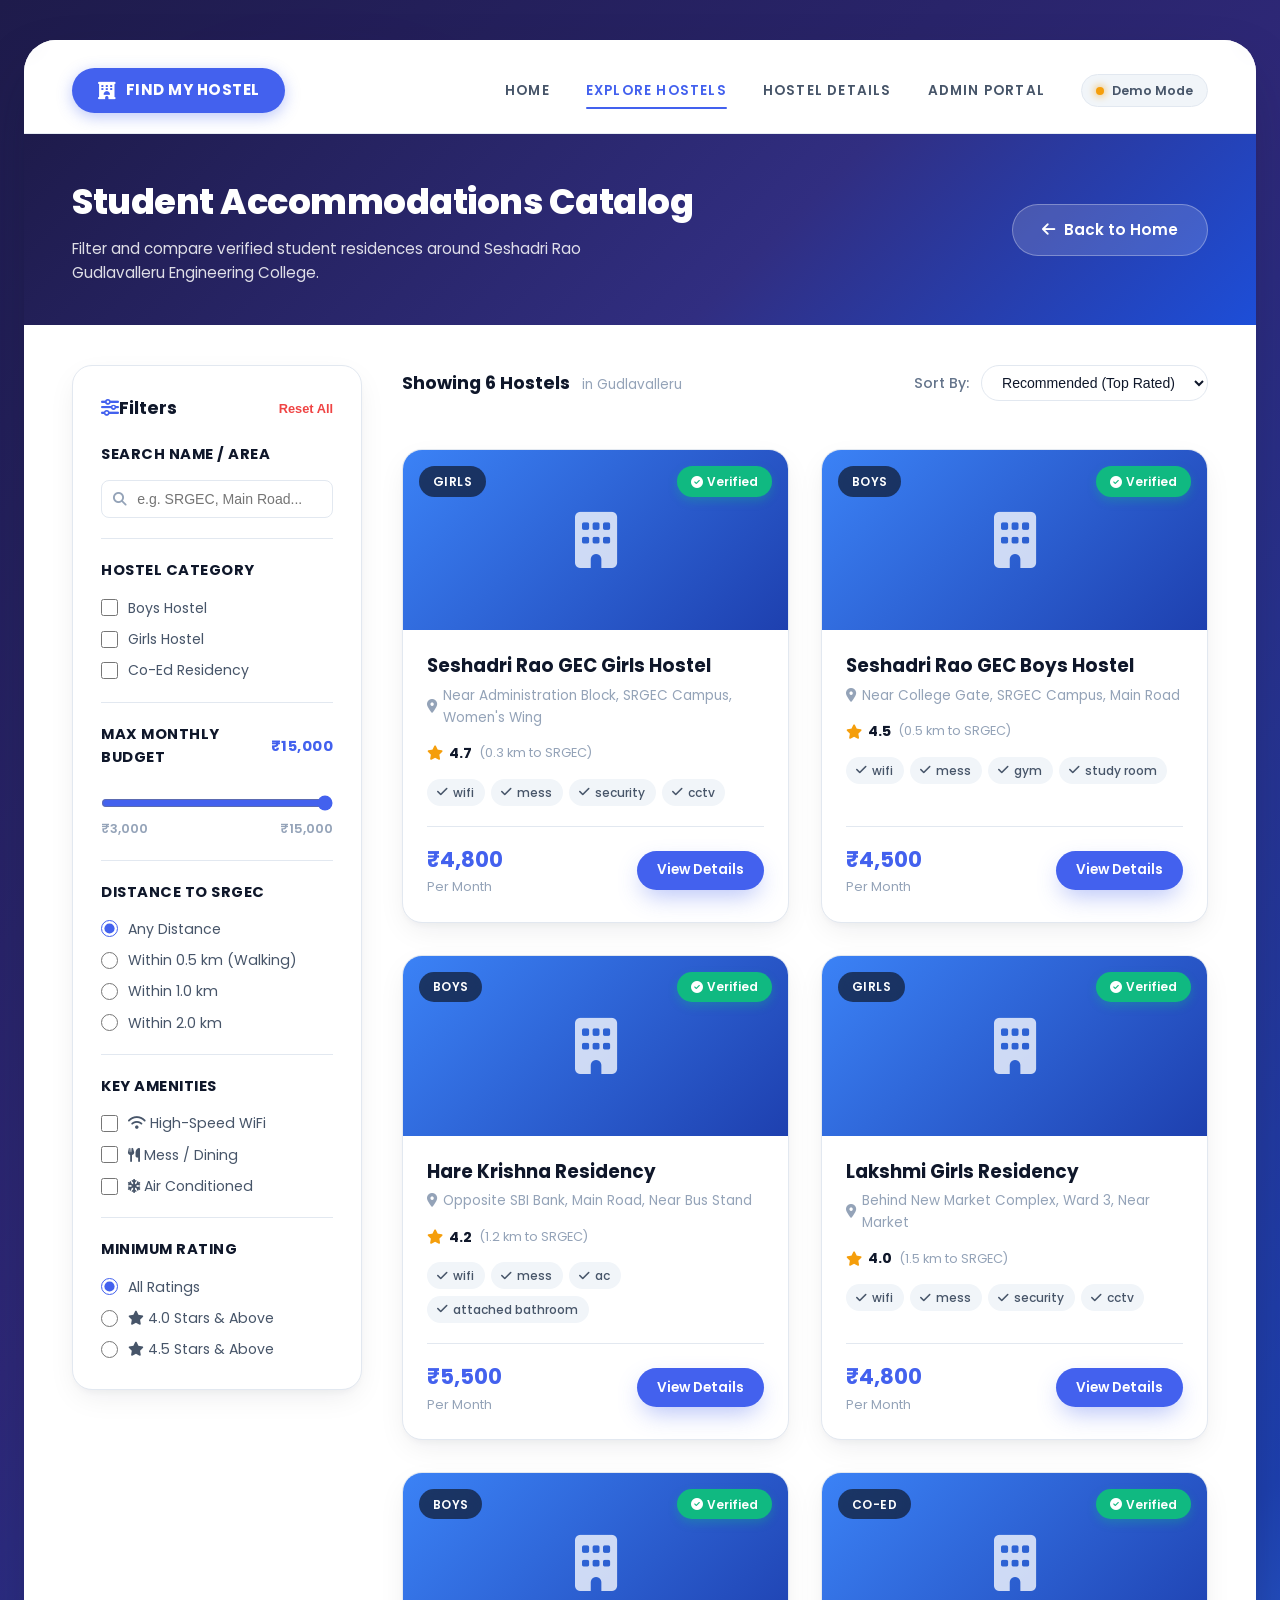
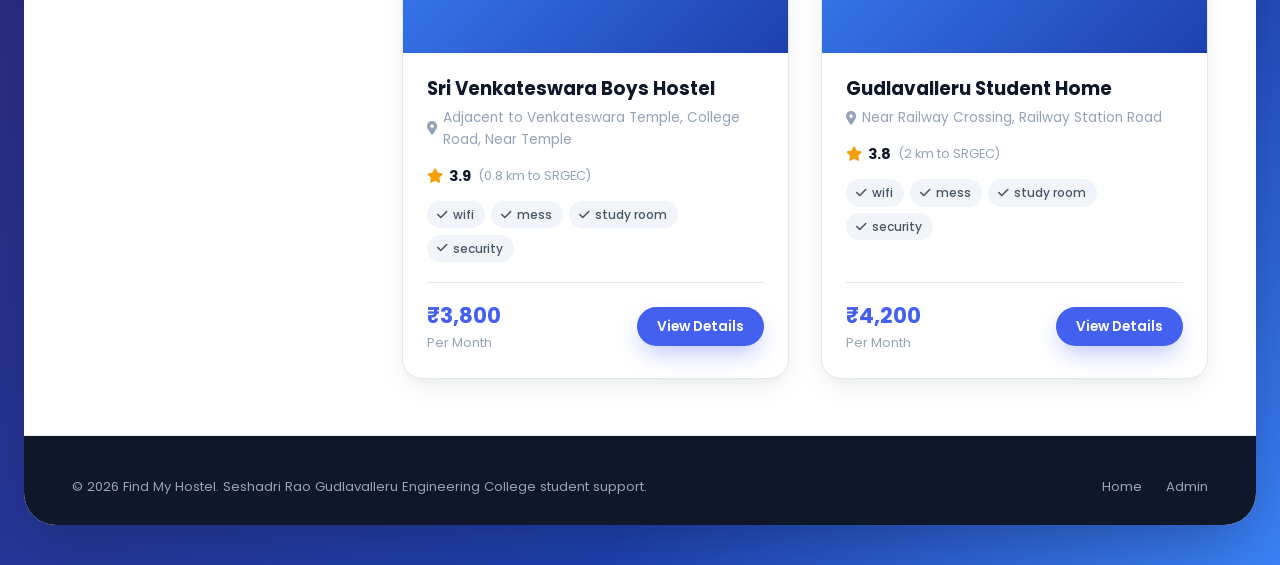
<file: public/hostels.html>
<!DOCTYPE html>
<html lang="en">
<head>
    <meta charset="UTF-8">
    <meta name="viewport" content="width=device-width, initial-scale=1.0">
    <title>Find Hostels in Gudlavalleru - Find My Hostel</title>
    <meta name="description" content="Browse and search student hostels near SRGEC with dynamic filtering for budget, facilities, and distance.">

    <!-- Google Fonts: Poppins -->
    <link rel="preconnect" href="https://fonts.googleapis.com">
    <link rel="preconnect" href="https://fonts.gstatic.com" crossorigin>
    <link href="https://fonts.googleapis.com/css2?family=Poppins:wght@300;400;500;600;700;800&display=swap" rel="stylesheet">

    <!-- Font Awesome Icons -->
    <link rel="stylesheet" href="https://cdnjs.cloudflare.com/ajax/libs/font-awesome/6.4.0/css/all.min.css">

    <!-- Modern Centralized Theme -->
    <link rel="stylesheet" href="css/modern-theme.css">

    <style>
        /* Listing Layout Specific Styles */
        .listing-container {
            display: grid;
            grid-template-columns: 290px 1fr;
            gap: 2.5rem;
            padding: 2.5rem 3rem 3.5rem;
        }

        .filter-card {
            background: #ffffff;
            border: 1px solid var(--border-light);
            border-radius: var(--radius-card);
            padding: 1.75rem;
            box-shadow: var(--shadow-card);
            position: sticky;
            top: 2rem;
            height: fit-content;
        }

        .filter-section {
            padding-bottom: 1.25rem;
            margin-bottom: 1.25rem;
            border-bottom: 1px solid var(--border-light);
        }

        .filter-section:last-child {
            border-bottom: none;
            padding-bottom: 0;
            margin-bottom: 0;
        }

        .filter-heading {
            font-size: 0.92rem;
            font-weight: 700;
            color: var(--text-primary);
            text-transform: uppercase;
            letter-spacing: 0.5px;
            margin-bottom: 0.85rem;
            display: flex;
            justify-content: space-between;
            align-items: center;
        }

        .filter-group {
            display: flex;
            flex-direction: column;
            gap: 0.55rem;
        }

        .custom-checkbox-label {
            display: flex;
            align-items: center;
            gap: 0.65rem;
            font-size: 0.88rem;
            color: var(--text-secondary);
            cursor: pointer;
            user-select: none;
        }

        .custom-checkbox-label input {
            accent-color: var(--brand-blue);
            width: 17px;
            height: 17px;
            cursor: pointer;
        }

        .range-slider {
            width: 100%;
            accent-color: var(--brand-blue);
            margin: 0.75rem 0 0.25rem;
        }

        .slider-meta {
            display: flex;
            justify-content: space-between;
            font-size: 0.8rem;
            color: var(--text-muted);
            font-weight: 600;
        }

        .filter-tag-pill {
            display: inline-flex;
            align-items: center;
            gap: 0.4rem;
            background: #eff6ff;
            color: var(--brand-blue);
            border: 1px solid #bfdbfe;
            padding: 0.25rem 0.65rem;
            border-radius: var(--radius-pill);
            font-size: 0.78rem;
            font-weight: 500;
        }

        .filter-tag-pill i {
            cursor: pointer;
            color: #64748b;
        }

        .filter-tag-pill i:hover {
            color: #ef4444;
        }

        @media (max-width: 960px) {
            .listing-container {
                grid-template-columns: 1fr;
                padding: 1.5rem;
            }
            .filter-card {
                position: static;
            }
        }
    </style>
</head>
<body>

    <!-- Atmospheric Canvas Wrapper -->
    <div class="canvas-wrapper">
        
        <!-- Main Floating Card Container -->
        <main class="floating-card-container">

            <!-- Card Header & Navigation -->
            <header class="card-navbar">
                <a href="index.html" class="brand-pill">
                    <i class="fas fa-hotel"></i>
                    <span>FIND MY HOSTEL</span>
                </a>

                <nav class="nav-links-group" id="mainNav">
                    <a href="index.html" class="nav-link-custom">Home</a>
                    <a href="hostels.html" class="nav-link-custom active">Explore Hostels</a>
                    <a href="hostel-details.html?id=1" class="nav-link-custom">Hostel Details</a>
                    <a href="admin.html" class="nav-link-custom">Admin Portal</a>
                    <div id="connectionStatusPill" class="connection-status-pill">
                        <span class="status-dot online"></span>
                        <span id="connectionStatusText">Live API</span>
                    </div>
                </nav>

                <button class="mobile-nav-toggle" id="mobileToggle" aria-label="Toggle navigation">
                    <i class="fas fa-bars"></i>
                </button>
            </header>

            <!-- Search Banner Header Inside Card -->
            <div style="background: linear-gradient(135deg, #1e1b4b 0%, #312e81 60%, #1d4ed8 100%); color: #ffffff; padding: 2.5rem 3rem; display: flex; justify-content: space-between; align-items: center; flex-wrap: gap; gap: 1.5rem;">
                <div>
                    <h1 style="font-size: 2.2rem; font-weight: 800; margin-bottom: 0.4rem; letter-spacing: -0.5px;">Student Accommodations Catalog</h1>
                    <p style="opacity: 0.85; font-size: 0.95rem; max-width: 600px;">Filter and compare verified student residences around Seshadri Rao Gudlavalleru Engineering College.</p>
                </div>
                <div style="display: flex; gap: 0.75rem;">
                    <a href="index.html" class="btn-pill-outline" style="background: rgba(255, 255, 255, 0.15); color: #ffffff !important; border-color: rgba(255, 255, 255, 0.3);">
                        <i class="fas fa-arrow-left"></i>
                        <span>Back to Home</span>
                    </a>
                </div>
            </div>

            <!-- Main Filter & Listing Content Stage -->
            <div class="listing-container">

                <!-- Left Column: Filter Sidebar -->
                <aside class="filter-card">
                    <div style="display: flex; justify-content: space-between; align-items: center; margin-bottom: 1.25rem;">
                        <h2 style="font-size: 1.1rem; font-weight: 700; color: #0f172a;"><i class="fas fa-sliders-h me-2" style="color: var(--brand-blue);"></i>Filters</h2>
                        <button id="resetFiltersBtn" style="background: none; border: none; color: #ef4444; font-size: 0.8rem; font-weight: 600; cursor: pointer;">Reset All</button>
                    </div>

                    <!-- Search Input -->
                    <div class="filter-section">
                        <div class="filter-heading">Search Name / Area</div>
                        <div style="position: relative;">
                            <input type="text" id="filterSearch" placeholder="e.g. SRGEC, Main Road..." style="width: 100%; padding: 0.65rem 0.85rem 0.65rem 2.2rem; border: 1px solid var(--border-light); border-radius: var(--radius-sm); font-size: 0.88rem; outline: none;">
                            <i class="fas fa-search" style="position: absolute; left: 0.75rem; top: 0.85rem; color: #94a3b8; font-size: 0.85rem;"></i>
                        </div>
                    </div>

                    <!-- Hostel Type -->
                    <div class="filter-section">
                        <div class="filter-heading">Hostel Category</div>
                        <div class="filter-group">
                            <label class="custom-checkbox-label">
                                <input type="checkbox" name="hostelType" value="boys" id="typeBoys">
                                <span>Boys Hostel</span>
                            </label>
                            <label class="custom-checkbox-label">
                                <input type="checkbox" name="hostelType" value="girls" id="typeGirls">
                                <span>Girls Hostel</span>
                            </label>
                            <label class="custom-checkbox-label">
                                <input type="checkbox" name="hostelType" value="co-ed" id="typeCoed">
                                <span>Co-Ed Residency</span>
                            </label>
                        </div>
                    </div>

                    <!-- Max Price Slider -->
                    <div class="filter-section">
                        <div class="filter-heading">
                            <span>Max Monthly Budget</span>
                            <span id="priceLabel" style="color: var(--brand-blue); font-weight: 700;">₹15,000</span>
                        </div>
                        <input type="range" min="3000" max="15000" step="500" value="15000" class="range-slider" id="priceRange">
                        <div class="slider-meta">
                            <span>₹3,000</span>
                            <span>₹15,000</span>
                        </div>
                    </div>

                    <!-- Distance from College -->
                    <div class="filter-section">
                        <div class="filter-heading">Distance to SRGEC</div>
                        <div class="filter-group">
                            <label class="custom-checkbox-label">
                                <input type="radio" name="distanceRadio" value="" checked>
                                <span>Any Distance</span>
                            </label>
                            <label class="custom-checkbox-label">
                                <input type="radio" name="distanceRadio" value="0.5">
                                <span>Within 0.5 km (Walking)</span>
                            </label>
                            <label class="custom-checkbox-label">
                                <input type="radio" name="distanceRadio" value="1">
                                <span>Within 1.0 km</span>
                            </label>
                            <label class="custom-checkbox-label">
                                <input type="radio" name="distanceRadio" value="2">
                                <span>Within 2.0 km</span>
                            </label>
                        </div>
                    </div>

                    <!-- Amenities -->
                    <div class="filter-section">
                        <div class="filter-heading">Key Amenities</div>
                        <div class="filter-group">
                            <label class="custom-checkbox-label">
                                <input type="checkbox" id="facilityWifi" value="wifi">
                                <span><i class="fas fa-wifi me-1 text-muted"></i> High-Speed WiFi</span>
                            </label>
                            <label class="custom-checkbox-label">
                                <input type="checkbox" id="facilityMess" value="mess">
                                <span><i class="fas fa-utensils me-1 text-muted"></i> Mess / Dining</span>
                            </label>
                            <label class="custom-checkbox-label">
                                <input type="checkbox" id="facilityAC" value="ac">
                                <span><i class="fas fa-snowflake me-1 text-muted"></i> Air Conditioned</span>
                            </label>
                        </div>
                    </div>

                    <!-- Rating Filter -->
                    <div class="filter-section">
                        <div class="filter-heading">Minimum Rating</div>
                        <div class="filter-group">
                            <label class="custom-checkbox-label">
                                <input type="radio" name="ratingRadio" value="0" checked>
                                <span>All Ratings</span>
                            </label>
                            <label class="custom-checkbox-label">
                                <input type="radio" name="ratingRadio" value="4.0">
                                <span><i class="fas fa-star text-warning"></i> 4.0 Stars & Above</span>
                            </label>
                            <label class="custom-checkbox-label">
                                <input type="radio" name="ratingRadio" value="4.5">
                                <span><i class="fas fa-star text-warning"></i> 4.5 Stars & Above</span>
                            </label>
                        </div>
                    </div>
                </aside>

                <!-- Right Column: Results & Catalog Grid -->
                <section>
                    <!-- Results Toolbar -->
                    <div style="display: flex; justify-content: space-between; align-items: center; margin-bottom: 1.5rem; flex-wrap: wrap; gap: 1rem;">
                        <div>
                            <span style="font-size: 1.1rem; font-weight: 700; color: #0f172a;">Showing <span id="resultsCount">0</span> Hostels</span>
                            <span style="color: #94a3b8; font-size: 0.85rem; margin-left: 0.5rem;">in Gudlavalleru</span>
                        </div>

                        <div style="display: flex; align-items: center; gap: 0.75rem;">
                            <label for="sortBySelect" style="font-size: 0.88rem; color: #64748b; font-weight: 500;">Sort By:</label>
                            <select id="sortBySelect" style="padding: 0.5rem 1rem; border: 1px solid var(--border-light); border-radius: var(--radius-pill); font-size: 0.88rem; background: #ffffff; color: var(--text-primary); outline: none;">
                                <option value="recommended">Recommended (Top Rated)</option>
                                <option value="price">Price: Low to High</option>
                                <option value="distance">Distance: Nearest First</option>
                                <option value="rating">Rating: Highest First</option>
                            </select>
                        </div>
                    </div>

                    <!-- Active Filter Chips Container -->
                    <div id="activeFilterTags" style="display: flex; flex-wrap: wrap; gap: 0.5rem; margin-bottom: 1.5rem;"></div>

                    <!-- Dynamic Hostel Cards Grid -->
                    <div class="hostel-grid" id="hostelCatalogGrid">
                        <!-- Populated dynamically -->
                        <div style="grid-column: 1 / -1; text-align: center; padding: 4rem; color: #64748b;">
                            <i class="fas fa-spinner fa-spin fa-2x"></i>
                            <p style="margin-top: 1rem;">Fetching hostels...</p>
                        </div>
                    </div>
                </section>

            </div>

            <!-- Card Modern Footer -->
            <footer class="card-footer-bar">
                <div class="footer-bottom-copy" style="border-top: none; padding-top: 0;">
                    <div>&copy; 2026 Find My Hostel. Seshadri Rao Gudlavalleru Engineering College student support.</div>
                    <div style="display: flex; gap: 1.5rem;">
                        <a href="index.html" style="color: #94a3b8; text-decoration: none;">Home</a>
                        <a href="admin.html" style="color: #94a3b8; text-decoration: none;">Admin</a>
                    </div>
                </div>
            </footer>

        </main>
    </div>

    <!-- API Client Script -->
    <script src="js/api-client.js"></script>

    <!-- Catalog Page Script -->
    <script>
        document.addEventListener('DOMContentLoaded', function () {
            // State
            let activeFilters = {
                search: '',
                type: '',
                max_price: 15000,
                max_distance: '',
                min_rating: 0,
                has_wifi: false,
                has_mess: false,
                has_ac: false,
                sort_by: 'recommended'
            };

            // Read initial query params from URL
            const urlParams = new URLSearchParams(window.location.search);
            if (urlParams.has('search')) activeFilters.search = urlParams.get('search');
            if (urlParams.has('type')) activeFilters.type = urlParams.get('type');
            if (urlParams.has('max_price')) activeFilters.max_price = urlParams.get('max_price');
            if (urlParams.has('max_distance')) activeFilters.max_distance = urlParams.get('max_distance');
            if (urlParams.has('has_wifi')) activeFilters.has_wifi = true;
            if (urlParams.has('has_mess')) activeFilters.has_mess = true;
            if (urlParams.has('has_ac')) activeFilters.has_ac = true;

            // Sync form controls to initial state
            const searchInput = document.getElementById('filterSearch');
            if (activeFilters.search) searchInput.value = activeFilters.search;

            if (activeFilters.type === 'boys') document.getElementById('typeBoys').checked = true;
            if (activeFilters.type === 'girls') document.getElementById('typeGirls').checked = true;
            if (activeFilters.type === 'co-ed') document.getElementById('typeCoed').checked = true;

            const priceSlider = document.getElementById('priceRange');
            const priceLabel = document.getElementById('priceLabel');
            if (activeFilters.max_price) {
                priceSlider.value = activeFilters.max_price;
                priceLabel.textContent = `₹${Number(activeFilters.max_price).toLocaleString()}`;
            }

            if (activeFilters.has_wifi) document.getElementById('facilityWifi').checked = true;
            if (activeFilters.has_mess) document.getElementById('facilityMess').checked = true;
            if (activeFilters.has_ac) document.getElementById('facilityAC').checked = true;

            // Debounce helper
            let debounceTimer;
            function debounce(func, delay = 300) {
                return function (...args) {
                    clearTimeout(debounceTimer);
                    debounceTimer = setTimeout(() => func.apply(this, args), delay);
                };
            }

            // Render function
            async function fetchAndRenderHostels() {
                const grid = document.getElementById('hostelCatalogGrid');
                const countBadge = document.getElementById('resultsCount');

                grid.innerHTML = `
                    <div style="grid-column: 1 / -1; text-align: center; padding: 4rem; color: #64748b;">
                        <i class="fas fa-spinner fa-spin fa-2x"></i>
                        <p style="margin-top: 1rem; font-weight: 500;">Filtering accommodations...</p>
                    </div>
                `;

                // Build query filter payload
                const payload = {
                    search: activeFilters.search,
                    type: activeFilters.type,
                    max_price: activeFilters.max_price < 15000 ? activeFilters.max_price : undefined,
                    max_distance: activeFilters.max_distance || undefined,
                    min_rating: activeFilters.min_rating > 0 ? activeFilters.min_rating : undefined,
                    has_wifi: activeFilters.has_wifi ? 1 : undefined,
                    has_mess: activeFilters.has_mess ? 1 : undefined,
                    has_ac: activeFilters.has_ac ? 1 : undefined,
                    sort_by: activeFilters.sort_by
                };

                const res = await ApiClient.getHostels(payload);

                // Update Status Pill
                const statusPill = document.getElementById('connectionStatusPill');
                if (statusPill) {
                    if (res.source === 'api') {
                        statusPill.innerHTML = '<span class="status-dot online"></span> Live API';
                    } else {
                        statusPill.innerHTML = '<span class="status-dot offline"></span> Demo Mode';
                    }
                }

                // Render active tags
                renderActiveTags();

                if (!res.hostels || res.hostels.length === 0) {
                    countBadge.textContent = '0';
                    grid.innerHTML = `
                        <div style="grid-column: 1 / -1; text-align: center; padding: 4rem; background: #ffffff; border-radius: 16px; border: 1px dashed #cbd5e1;">
                            <i class="fas fa-search" style="font-size: 2.5rem; color: #94a3b8; margin-bottom: 1rem;"></i>
                            <h3 style="font-size: 1.25rem; font-weight: 700; color: #0f172a;">No Hostels Match Your Criteria</h3>
                            <p style="color: #64748b; font-size: 0.9rem; margin-top: 0.4rem;">Try relaxing your budget or removing some facility filters.</p>
                            <button id="clearAllEmptyBtn" class="btn-pill-primary" style="margin-top: 1.25rem; padding: 0.6rem 1.5rem; font-size: 0.85rem;">Reset Filters</button>
                        </div>
                    `;
                    document.getElementById('clearAllEmptyBtn')?.addEventListener('click', resetAll);
                    return;
                }

                countBadge.textContent = res.hostels.length;

                grid.innerHTML = res.hostels.map(h => {
                    const typeLabel = h.hostel_type === 'girls' ? 'Girls' : (h.hostel_type === 'boys' ? 'Boys' : 'Co-Ed');
                    const facilities = Array.isArray(h.facilities_available) ? h.facilities_available : [];
                    const feeDisplay = h.min_monthly_fee ? `₹${Number(h.min_monthly_fee).toLocaleString()}` : 'Contact for fee';

                    return `
                        <article class="modern-hostel-card">
                            <div class="card-media-banner">
                                <i class="fas fa-building banner-icon"></i>
                                <span class="type-pill">${typeLabel}</span>
                                <span class="verified-pill"><i class="fas fa-check-circle"></i> Verified</span>
                            </div>
                            <div class="card-content">
                                <h3 class="card-title">${h.hostel_name}</h3>
                                <div class="card-location">
                                    <i class="fas fa-map-marker-alt"></i>
                                    <span>${h.landmark ? h.landmark + ', ' : ''}${h.address}</span>
                                </div>

                                <div style="display: flex; align-items: center; gap: 0.4rem; margin-bottom: 0.85rem; font-size: 0.9rem;">
                                    <i class="fas fa-star" style="color: #f59e0b;"></i>
                                    <strong style="color: #0f172a;">${Number(h.rating).toFixed(1)}</strong>
                                    <span style="color: #94a3b8; font-size: 0.8rem;">(${h.distance_from_college_km} km to SRGEC)</span>
                                </div>

                                <div class="amenity-chip-group">
                                    ${facilities.slice(0, 4).map(f => `<span class="amenity-chip"><i class="fas fa-check"></i> ${f.replace('_', ' ')}</span>`).join('')}
                                </div>

                                <div class="card-pricing-footer">
                                    <div class="price-box">
                                        <div class="amount">${feeDisplay}</div>
                                        <div class="period">Per Month</div>
                                    </div>
                                    <div class="card-actions">
                                        <a href="hostel-details.html?id=${h.hostel_id}" class="btn-pill-primary" style="padding: 0.55rem 1.25rem; font-size: 0.85rem;">
                                            <span>View Details</span>
                                        </a>
                                    </div>
                                </div>
                            </div>
                        </article>
                    `;
                }).join('');
            }

            function renderActiveTags() {
                const tagBox = document.getElementById('activeFilterTags');
                const tags = [];

                if (activeFilters.search) {
                    tags.push(`<span class="filter-tag-pill">Search: "${activeFilters.search}" <i class="fas fa-times" data-action="removeSearch"></i></span>`);
                }
                if (activeFilters.type) {
                    tags.push(`<span class="filter-tag-pill">Type: ${activeFilters.type} <i class="fas fa-times" data-action="removeType"></i></span>`);
                }
                if (activeFilters.max_price < 15000) {
                    tags.push(`<span class="filter-tag-pill">Max: ₹${Number(activeFilters.max_price).toLocaleString()} <i class="fas fa-times" data-action="removePrice"></i></span>`);
                }
                if (activeFilters.max_distance) {
                    tags.push(`<span class="filter-tag-pill">≤ ${activeFilters.max_distance} km <i class="fas fa-times" data-action="removeDistance"></i></span>`);
                }
                if (activeFilters.has_wifi) {
                    tags.push(`<span class="filter-tag-pill">WiFi <i class="fas fa-times" data-action="removeWifi"></i></span>`);
                }
                if (activeFilters.has_mess) {
                    tags.push(`<span class="filter-tag-pill">Mess <i class="fas fa-times" data-action="removeMess"></i></span>`);
                }
                if (activeFilters.has_ac) {
                    tags.push(`<span class="filter-tag-pill">AC <i class="fas fa-times" data-action="removeAC"></i></span>`);
                }

                tagBox.innerHTML = tags.join('');

                tagBox.querySelectorAll('i[data-action]').forEach(btn => {
                    btn.addEventListener('click', function () {
                        const act = this.getAttribute('data-action');
                        if (act === 'removeSearch') { activeFilters.search = ''; searchInput.value = ''; }
                        if (act === 'removeType') { activeFilters.type = ''; document.querySelectorAll('input[name="hostelType"]').forEach(cb => cb.checked = false); }
                        if (act === 'removePrice') { activeFilters.max_price = 15000; priceSlider.value = 15000; priceLabel.textContent = '₹15,000'; }
                        if (act === 'removeDistance') { activeFilters.max_distance = ''; document.querySelector('input[name="distanceRadio"][value=""]').checked = true; }
                        if (act === 'removeWifi') { activeFilters.has_wifi = false; document.getElementById('facilityWifi').checked = false; }
                        if (act === 'removeMess') { activeFilters.has_mess = false; document.getElementById('facilityMess').checked = false; }
                        if (act === 'removeAC') { activeFilters.has_ac = false; document.getElementById('facilityAC').checked = false; }
                        fetchAndRenderHostels();
                    });
                });
            }

            function resetAll() {
                activeFilters = {
                    search: '',
                    type: '',
                    max_price: 15000,
                    max_distance: '',
                    min_rating: 0,
                    has_wifi: false,
                    has_mess: false,
                    has_ac: false,
                    sort_by: 'recommended'
                };
                searchInput.value = '';
                document.querySelectorAll('input[name="hostelType"]').forEach(cb => cb.checked = false);
                priceSlider.value = 15000;
                priceLabel.textContent = '₹15,000';
                document.querySelector('input[name="distanceRadio"][value=""]').checked = true;
                document.querySelectorAll('input[name="ratingRadio"][value="0"]').forEach(r => r.checked = true);
                document.getElementById('facilityWifi').checked = false;
                document.getElementById('facilityMess').checked = false;
                document.getElementById('facilityAC').checked = false;
                document.getElementById('sortBySelect').value = 'recommended';
                fetchAndRenderHostels();
            }

            // Event Listeners
            document.getElementById('resetFiltersBtn').addEventListener('click', resetAll);

            searchInput.addEventListener('input', debounce(function (e) {
                activeFilters.search = e.target.value.trim();
                fetchAndRenderHostels();
            }, 300));

            document.querySelectorAll('input[name="hostelType"]').forEach(cb => {
                cb.addEventListener('change', function () {
                    // Single choice behavior for clarity
                    if (this.checked) {
                        document.querySelectorAll('input[name="hostelType"]').forEach(other => { if (other !== this) other.checked = false; });
                        activeFilters.type = this.value;
                    } else {
                        activeFilters.type = '';
                    }
                    fetchAndRenderHostels();
                });
            });

            priceSlider.addEventListener('input', function (e) {
                priceLabel.textContent = `₹${Number(e.target.value).toLocaleString()}`;
            });

            priceSlider.addEventListener('change', function (e) {
                activeFilters.max_price = Number(e.target.value);
                fetchAndRenderHostels();
            });

            document.querySelectorAll('input[name="distanceRadio"]').forEach(r => {
                r.addEventListener('change', function () {
                    activeFilters.max_distance = this.value;
                    fetchAndRenderHostels();
                });
            });

            document.querySelectorAll('input[name="ratingRadio"]').forEach(r => {
                r.addEventListener('change', function () {
                    activeFilters.min_rating = Number(this.value);
                    fetchAndRenderHostels();
                });
            });

            document.getElementById('facilityWifi').addEventListener('change', function () { activeFilters.has_wifi = this.checked; fetchAndRenderHostels(); });
            document.getElementById('facilityMess').addEventListener('change', function () { activeFilters.has_mess = this.checked; fetchAndRenderHostels(); });
            document.getElementById('facilityAC').addEventListener('change', function () { activeFilters.has_ac = this.checked; fetchAndRenderHostels(); });

            document.getElementById('sortBySelect').addEventListener('change', function () {
                activeFilters.sort_by = this.value;
                fetchAndRenderHostels();
            });

            // Initial load
            fetchAndRenderHostels();
        });
    </script>
</body>
</html>
</file>
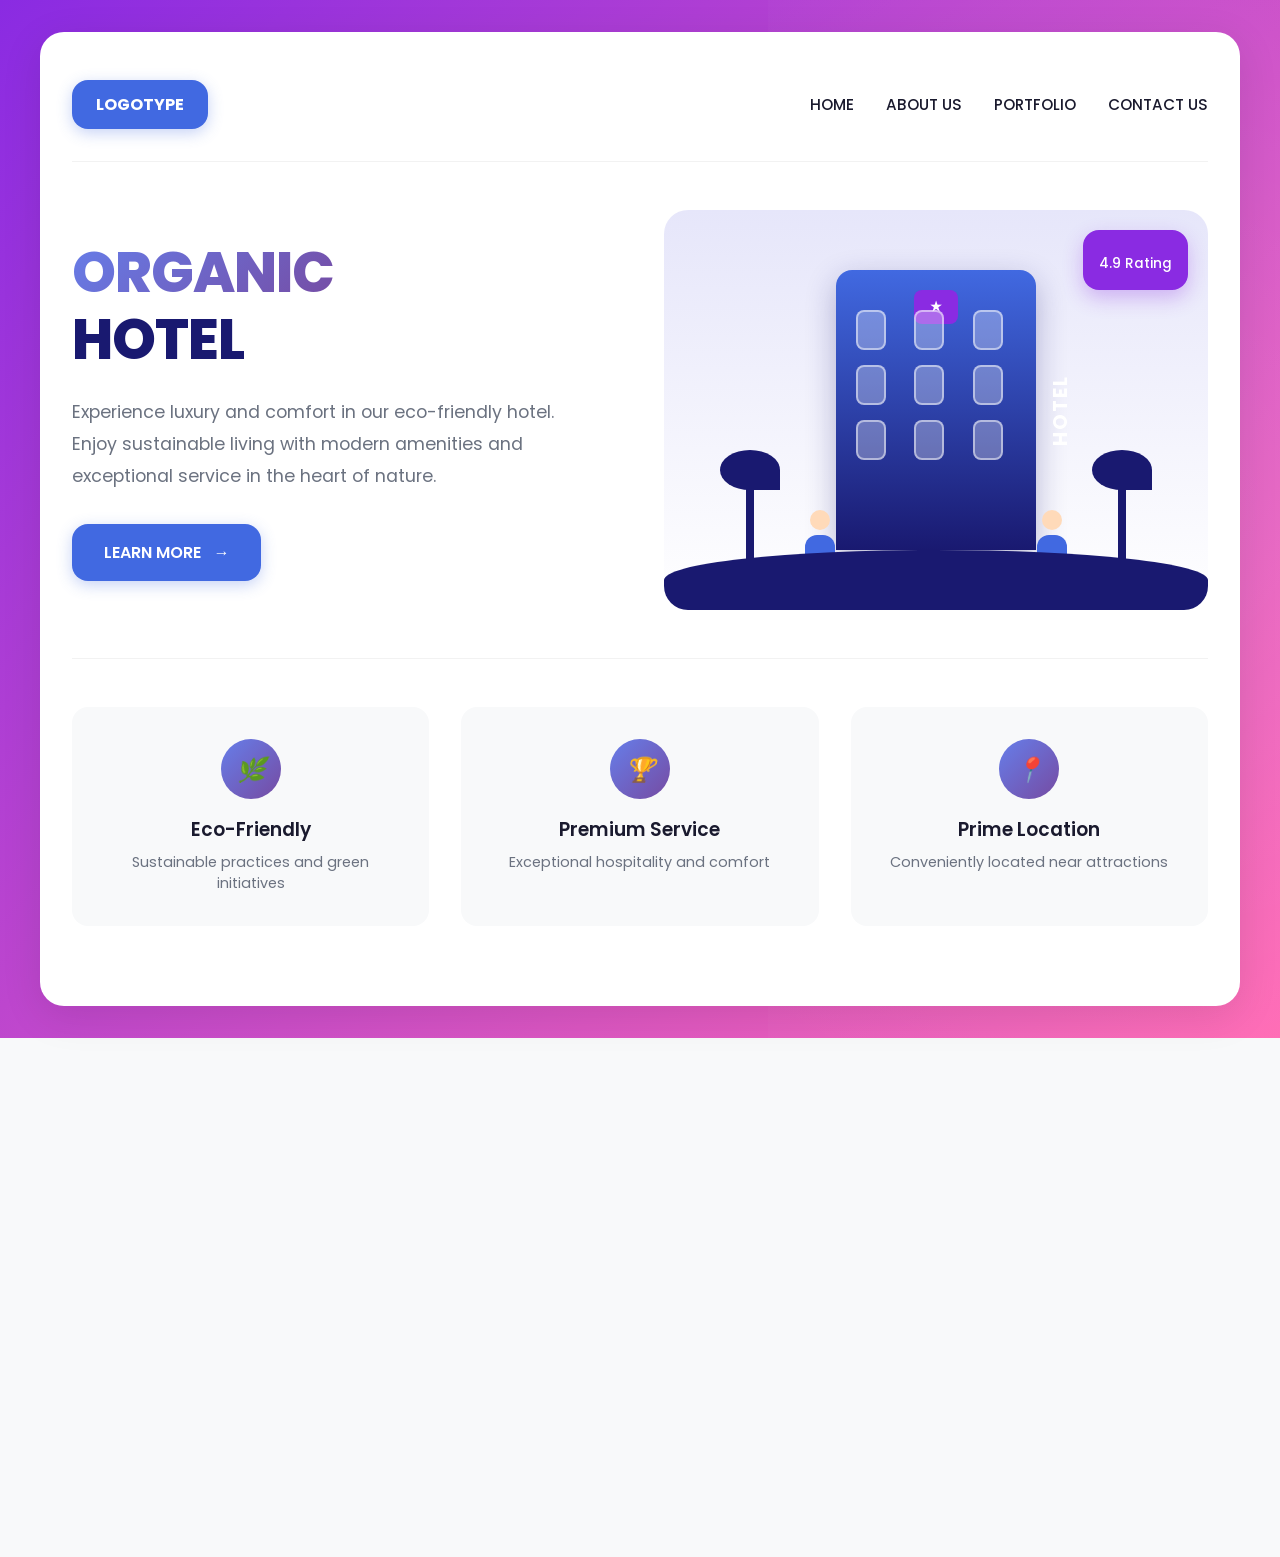
<file: public/modern-reference.html>
<!DOCTYPE html>
<html lang="en">
<head>
    <meta charset="UTF-8">
    <meta name="viewport" content="width=device-width, initial-scale=1.0">
    <title>Modern Hotel Landing Page Reference</title>
    <link href="https://fonts.googleapis.com/css2?family=Poppins:wght@300;400;500;600;700;800&display=swap" rel="stylesheet">
    <style>
        :root {
            --primary-gradient: linear-gradient(135deg, #8a2be2 0%, #ff69b4 100%);
            --secondary-gradient: linear-gradient(135deg, #667eea 0%, #764ba2 100%);
            --accent-blue: #4169E1;
            --accent-purple: #8A2BE2;
            --accent-pink: #FF69B4;
            --dark-blue: #191970;
            --light-blue: #E6E6FA;
            --white: #FFFFFF;
            --light-gray: #F8F9FA;
            --text-dark: #1A1A2E;
            --text-light: #6B7280;
            --shadow-soft: 0 10px 40px rgba(0, 0, 0, 0.1);
            --shadow-card: 0 8px 30px rgba(0, 0, 0, 0.12);
            --shadow-hover: 0 15px 50px rgba(0, 0, 0, 0.15);
            --radius-xl: 24px;
            --radius-lg: 16px;
            --radius-md: 12px;
            --radius-sm: 8px;
        }

        * {
            margin: 0;
            padding: 0;
            box-sizing: border-box;
        }

        body {
            font-family: 'Poppins', sans-serif;
            background: var(--light-gray);
            min-height: 100vh;
            overflow-x: hidden;
        }

        /* Main Container with Gradient Background */
        .main-container {
            min-height: 100vh;
            background: var(--primary-gradient);
            display: flex;
            align-items: center;
            justify-content: center;
            padding: 2rem;
            position: relative;
        }

        /* Decorative Background Elements */
        .main-container::before {
            content: '';
            position: absolute;
            top: -50%;
            right: -20%;
            width: 60%;
            height: 200%;
            background: radial-gradient(circle, rgba(255, 255, 255, 0.1) 0%, transparent 70%);
            animation: float 20s ease-in-out infinite;
        }

        @keyframes float {
            0%, 100% { transform: translateY(0) rotate(0deg); }
            50% { transform: translateY(-20px) rotate(5deg); }
        }

        /* White Card Container */
        .card-container {
            background: var(--white);
            border-radius: var(--radius-xl);
            box-shadow: var(--shadow-soft);
            max-width: 1200px;
            width: 100%;
            padding: 2rem;
            position: relative;
            z-index: 1;
            animation: slideUp 0.8s ease-out;
        }

        @keyframes slideUp {
            from {
                opacity: 0;
                transform: translateY(30px);
            }
            to {
                opacity: 1;
                transform: translateY(0);
            }
        }

        /* Header */
        .header {
            display: flex;
            justify-content: space-between;
            align-items: center;
            padding: 1rem 0 2rem;
            border-bottom: 1px solid rgba(0, 0, 0, 0.05);
        }

        .logo {
            background: var(--accent-blue);
            color: var(--white);
            padding: 0.75rem 1.5rem;
            border-radius: var(--radius-lg);
            font-weight: 700;
            font-size: 1rem;
            text-decoration: none;
            transition: all 0.3s ease;
            box-shadow: 0 4px 15px rgba(65, 105, 225, 0.3);
        }

        .logo:hover {
            transform: translateY(-2px);
            box-shadow: 0 6px 20px rgba(65, 105, 225, 0.4);
        }

        .nav-menu {
            display: flex;
            align-items: center;
            gap: 2rem;
        }

        .nav-link {
            color: var(--text-dark);
            text-decoration: none;
            font-weight: 500;
            font-size: 0.95rem;
            transition: color 0.3s ease;
            position: relative;
        }

        .nav-link::after {
            content: '';
            position: absolute;
            bottom: -4px;
            left: 0;
            width: 0;
            height: 2px;
            background: var(--accent-purple);
            transition: width 0.3s ease;
        }

        .nav-link:hover::after {
            width: 100%;
        }

        .nav-link:hover {
            color: var(--accent-purple);
        }

        .hamburger {
            display: none;
            flex-direction: column;
            gap: 4px;
            cursor: pointer;
            padding: 0.5rem;
        }

        .hamburger span {
            width: 24px;
            height: 2px;
            background: var(--text-dark);
            border-radius: 2px;
            transition: all 0.3s ease;
        }

        /* Hero Section */
        .hero-section {
            display: grid;
            grid-template-columns: 1fr 1fr;
            gap: 3rem;
            align-items: center;
            padding: 3rem 0;
        }

        .hero-content {
            animation: fadeInLeft 1s ease-out 0.2s both;
        }

        @keyframes fadeInLeft {
            from {
                opacity: 0;
                transform: translateX(-30px);
            }
            to {
                opacity: 1;
                transform: translateX(0);
            }
        }

        .hero-title {
            font-size: 3.5rem;
            font-weight: 800;
            color: var(--dark-blue);
            line-height: 1.2;
            margin-bottom: 1.5rem;
            letter-spacing: -1px;
        }

        .hero-title span {
            background: var(--secondary-gradient);
            -webkit-background-clip: text;
            -webkit-text-fill-color: transparent;
            background-clip: text;
        }

        .hero-description {
            font-size: 1.1rem;
            color: var(--text-light);
            line-height: 1.8;
            margin-bottom: 2rem;
            max-width: 500px;
        }

        .cta-button {
            display: inline-flex;
            align-items: center;
            gap: 0.75rem;
            background: var(--accent-blue);
            color: var(--white);
            padding: 1rem 2rem;
            border-radius: var(--radius-lg);
            font-weight: 600;
            font-size: 1rem;
            text-decoration: none;
            transition: all 0.3s ease;
            box-shadow: 0 4px 15px rgba(65, 105, 225, 0.3);
            border: none;
            cursor: pointer;
        }

        .cta-button:hover {
            transform: translateY(-3px);
            box-shadow: 0 8px 25px rgba(65, 105, 225, 0.4);
            background: var(--accent-purple);
        }

        .cta-button i {
            transition: transform 0.3s ease;
        }

        .cta-button:hover i {
            transform: translateX(5px);
        }

        /* Illustration Section */
        .hero-illustration {
            position: relative;
            animation: fadeInRight 1s ease-out 0.4s both;
        }

        @keyframes fadeInRight {
            from {
                opacity: 0;
                transform: translateX(30px);
            }
            to {
                opacity: 1;
                transform: translateX(0);
            }
        }

        .illustration-container {
            position: relative;
            width: 100%;
            height: 400px;
            background: linear-gradient(180deg, #E6E6FA 0%, #FFF 100%);
            border-radius: var(--radius-xl);
            overflow: hidden;
        }

        /* Stylized Hotel Building */
        .hotel-building {
            position: absolute;
            bottom: 60px;
            left: 50%;
            transform: translateX(-50%);
            width: 200px;
            height: 280px;
            background: linear-gradient(180deg, #4169E1 0%, #191970 100%);
            border-radius: var(--radius-lg) var(--radius-lg) 0 0;
            box-shadow: 0 10px 30px rgba(25, 25, 112, 0.3);
        }

        .hotel-building::before {
            content: 'HOTEL';
            position: absolute;
            right: -60px;
            top: 50%;
            transform: translateY(-50%) rotate(-90deg);
            font-size: 1.2rem;
            font-weight: 700;
            color: var(--white);
            letter-spacing: 2px;
        }

        .hotel-windows {
            position: absolute;
            top: 40px;
            left: 20px;
            right: 20px;
            display: grid;
            grid-template-columns: repeat(3, 1fr);
            gap: 15px;
        }

        .window {
            width: 30px;
            height: 40px;
            background: rgba(255, 255, 255, 0.3);
            border-radius: var(--radius-sm);
            border: 2px solid rgba(255, 255, 255, 0.5);
        }

        .hotel-sign {
            position: absolute;
            top: 20px;
            left: 50%;
            transform: translateX(-50%);
            background: var(--accent-purple);
            color: var(--white);
            padding: 0.5rem 1rem;
            border-radius: var(--radius-sm);
            font-size: 0.8rem;
            font-weight: 600;
        }

        /* Palm Trees */
        .palm-tree {
            position: absolute;
            bottom: 40px;
            width: 8px;
            height: 100px;
            background: var(--dark-blue);
            border-radius: 4px;
        }

        .palm-tree.left {
            left: 15%;
        }

        .palm-tree.right {
            right: 15%;
        }

        .palm-leaves {
            position: absolute;
            top: -20px;
            left: 50%;
            transform: translateX(-50%);
            width: 60px;
            height: 40px;
            background: var(--dark-blue);
            border-radius: 50% 50% 0 50%;
        }

        /* Characters */
        .character {
            position: absolute;
            bottom: 20px;
            width: 40px;
            height: 80px;
        }

        .character.left {
            left: 25%;
        }

        .character.right {
            right: 25%;
        }

        .character-body {
            width: 30px;
            height: 50px;
            background: var(--accent-blue);
            border-radius: var(--radius-md) var(--radius-md) var(--radius-sm) var(--radius-sm);
            margin: 0 auto;
        }

        .character-head {
            width: 20px;
            height: 20px;
            background: #FFDAB9;
            border-radius: 50%;
            margin: 0 auto 5px;
        }

        .luggage {
            position: absolute;
            bottom: 0;
            width: 25px;
            height: 20px;
            border-radius: var(--radius-sm);
        }

        .luggage.yellow {
            background: #FFD700;
            right: -15px;
        }

        .luggage.purple {
            background: var(--accent-purple);
            left: -20px;
        }

        /* Rating Card */
        .rating-card {
            position: absolute;
            top: 20px;
            right: 20px;
            background: var(--accent-purple);
            color: var(--white);
            padding: 1rem;
            border-radius: var(--radius-lg);
            box-shadow: 0 8px 20px rgba(138, 43, 226, 0.3);
            animation: float 3s ease-in-out infinite;
        }

        .rating-card i {
            font-size: 0.8rem;
            color: #FFD700;
        }

        .rating-text {
            font-size: 0.85rem;
            font-weight: 500;
            margin-top: 0.5rem;
        }

        /* Ground/Base */
        .ground {
            position: absolute;
            bottom: 0;
            left: 0;
            right: 0;
            height: 60px;
            background: var(--dark-blue);
            border-radius: 50% 50% 0 0;
        }

        /* Features Section */
        .features-section {
            display: grid;
            grid-template-columns: repeat(3, 1fr);
            gap: 2rem;
            padding: 3rem 0;
            border-top: 1px solid rgba(0, 0, 0, 0.05);
        }

        .feature-card {
            background: var(--light-gray);
            padding: 2rem;
            border-radius: var(--radius-lg);
            text-align: center;
            transition: all 0.3s ease;
        }

        .feature-card:hover {
            transform: translateY(-5px);
            box-shadow: var(--shadow-card);
        }

        .feature-icon {
            width: 60px;
            height: 60px;
            background: var(--secondary-gradient);
            border-radius: 50%;
            display: flex;
            align-items: center;
            justify-content: center;
            margin: 0 auto 1rem;
            color: var(--white);
            font-size: 1.5rem;
        }

        .feature-title {
            font-weight: 600;
            color: var(--text-dark);
            margin-bottom: 0.5rem;
        }

        .feature-description {
            color: var(--text-light);
            font-size: 0.9rem;
        }

        /* Responsive Design */
        @media (max-width: 968px) {
            .hero-section {
                grid-template-columns: 1fr;
                text-align: center;
            }

            .hero-content {
                order: 2;
            }

            .hero-illustration {
                order: 1;
                margin-bottom: 2rem;
            }

            .hero-description {
                margin: 0 auto 2rem;
            }

            .nav-menu {
                display: none;
            }

            .hamburger {
                display: flex;
            }

            .features-section {
                grid-template-columns: 1fr;
            }
        }

        @media (max-width: 768px) {
            .main-container {
                padding: 1rem;
            }

            .card-container {
                padding: 1.5rem;
            }

            .hero-title {
                font-size: 2.5rem;
            }

            .illustration-container {
                height: 300px;
            }

            .hotel-building {
                width: 150px;
                height: 200px;
            }
        }

        /* Mobile Menu */
        .mobile-menu {
            display: none;
            position: fixed;
            top: 0;
            left: 0;
            right: 0;
            bottom: 0;
            background: var(--white);
            z-index: 1000;
            padding: 2rem;
            flex-direction: column;
            gap: 2rem;
        }

        .mobile-menu.active {
            display: flex;
        }

        .mobile-menu .nav-link {
            font-size: 1.5rem;
            text-align: center;
        }

        .close-menu {
            position: absolute;
            top: 2rem;
            right: 2rem;
            font-size: 2rem;
            cursor: pointer;
            color: var(--text-dark);
        }
    </style>
</head>
<body>
    <div class="main-container">
        <div class="card-container">
            <!-- Header -->
            <header class="header">
                <a href="#" class="logo">LOGOTYPE</a>
                <nav class="nav-menu">
                    <a href="#" class="nav-link">HOME</a>
                    <a href="#" class="nav-link">ABOUT US</a>
                    <a href="#" class="nav-link">PORTFOLIO</a>
                    <a href="#" class="nav-link">CONTACT US</a>
                </nav>
                <div class="hamburger" onclick="toggleMobileMenu()">
                    <span></span>
                    <span></span>
                    <span></span>
                </div>
            </header>

            <!-- Hero Section -->
            <section class="hero-section">
                <div class="hero-content">
                    <h1 class="hero-title">
                        <span>ORGANIC</span><br>
                        HOTEL
                    </h1>
                    <p class="hero-description">
                        Experience luxury and comfort in our eco-friendly hotel. 
                        Enjoy sustainable living with modern amenities and 
                        exceptional service in the heart of nature.
                    </p>
                    <a href="#" class="cta-button">
                        LEARN MORE
                        <i>→</i>
                    </a>
                </div>

                <div class="hero-illustration">
                    <div class="illustration-container">
                        <!-- Rating Card -->
                        <div class="rating-card">
                            <i class="fas fa-star"></i>
                            <i class="fas fa-star"></i>
                            <i class="fas fa-star"></i>
                            <i class="fas fa-star"></i>
                            <i class="fas fa-star"></i>
                            <div class="rating-text">4.9 Rating</div>
                        </div>

                        <!-- Palm Trees -->
                        <div class="palm-tree left">
                            <div class="palm-leaves"></div>
                        </div>
                        <div class="palm-tree right">
                            <div class="palm-leaves"></div>
                        </div>

                        <!-- Hotel Building -->
                        <div class="hotel-building">
                            <div class="hotel-sign">★</div>
                            <div class="hotel-windows">
                                <div class="window"></div>
                                <div class="window"></div>
                                <div class="window"></div>
                                <div class="window"></div>
                                <div class="window"></div>
                                <div class="window"></div>
                                <div class="window"></div>
                                <div class="window"></div>
                                <div class="window"></div>
                            </div>
                        </div>

                        <!-- Characters -->
                        <div class="character left">
                            <div class="character-head"></div>
                            <div class="character-body"></div>
                            <div class="luggage yellow"></div>
                        </div>
                        <div class="character right">
                            <div class="character-head"></div>
                            <div class="character-body"></div>
                            <div class="luggage purple"></div>
                        </div>

                        <!-- Ground -->
                        <div class="ground"></div>
                    </div>
                </div>
            </section>

            <!-- Features Section -->
            <section class="features-section">
                <div class="feature-card">
                    <div class="feature-icon">
                        <i>🌿</i>
                    </div>
                    <h3 class="feature-title">Eco-Friendly</h3>
                    <p class="feature-description">Sustainable practices and green initiatives</p>
                </div>
                <div class="feature-card">
                    <div class="feature-icon">
                        <i>🏆</i>
                    </div>
                    <h3 class="feature-title">Premium Service</h3>
                    <p class="feature-description">Exceptional hospitality and comfort</p>
                </div>
                <div class="feature-card">
                    <div class="feature-icon">
                        <i>📍</i>
                    </div>
                    <h3 class="feature-title">Prime Location</h3>
                    <p class="feature-description">Conveniently located near attractions</p>
                </div>
            </section>
        </div>
    </div>

    <!-- Mobile Menu -->
    <div class="mobile-menu" id="mobileMenu">
        <div class="close-menu" onclick="toggleMobileMenu()">×</div>
        <a href="#" class="nav-link">HOME</a>
        <a href="#" class="nav-link">ABOUT US</a>
        <a href="#" class="nav-link">PORTFOLIO</a>
        <a href="#" class="nav-link">CONTACT US</a>
    </div>

    <script>
        function toggleMobileMenu() {
            const mobileMenu = document.getElementById('mobileMenu');
            mobileMenu.classList.toggle('active');
        }

        // Add smooth scroll behavior
        document.querySelectorAll('a[href^="#"]').forEach(anchor => {
            anchor.addEventListener('click', function (e) {
                e.preventDefault();
                const target = document.querySelector(this.getAttribute('href'));
                if (target) {
                    target.scrollIntoView({
                        behavior: 'smooth'
                    });
                }
            });
        });
    </script>
</body>
</html>
</file>
<file: public/css/modern-theme.css>
/* ==========================================================================
   Find My Hostel - Modern Design System (Reference-Inspired Theme)
   Aesthetic: Card-in-Canvas, Twilight-Electric Gradient, High-Elevation Glass
   ========================================================================== */

:root {
  /* Color Palette - Vibrant Twilight & Electric Blues */
  --canvas-gradient: linear-gradient(135deg, #1e1b4b 0%, #2e2878 40%, #1e40af 80%, #3b82f6 100%);
  --hero-card-gradient: linear-gradient(135deg, #f8fafc 0%, #ffffff 100%);
  --primary-color: #3b82f6;
  --primary-hover: #2563eb;
  --brand-blue: #4361ee;
  --brand-purple: #7209b7;
  --brand-gradient: linear-gradient(135deg, #4361ee 0%, #7209b7 100%);
  --accent-cyan: #06b6d4;
  --accent-amber: #f59e0b;
  --accent-rose: #f43f5e;
  --accent-emerald: #10b981;

  /* Neutrals */
  --text-primary: #0f172a;
  --text-secondary: #475569;
  --text-muted: #94a3b8;
  --surface-white: #ffffff;
  --surface-alt: #f8fafc;
  --border-light: #e2e8f0;
  --border-subtle: rgba(226, 232, 240, 0.8);

  /* Elevation Shadows */
  --shadow-canvas-card: 0 25px 60px -15px rgba(15, 23, 42, 0.35), 0 0 1px 1px rgba(255, 255, 255, 0.2) inset;
  --shadow-card: 0 10px 30px -5px rgba(15, 23, 42, 0.08), 0 4px 6px -2px rgba(15, 23, 42, 0.04);
  --shadow-hover: 0 20px 35px -10px rgba(67, 97, 238, 0.25);
  --shadow-pill: 0 4px 15px rgba(67, 97, 238, 0.35);

  /* Radius Tokens */
  --radius-canvas: 32px;
  --radius-card: 20px;
  --radius-md: 12px;
  --radius-sm: 8px;
  --radius-pill: 9999px;

  /* Typography */
  --font-family: 'Poppins', -apple-system, BlinkMacSystemFont, 'Segoe UI', Roboto, sans-serif;
}

/* Global Reset & Base */
* {
  margin: 0;
  padding: 0;
  box-sizing: border-box;
}

body {
  font-family: var(--font-family);
  color: var(--text-primary);
  background: var(--canvas-gradient);
  min-height: 100vh;
  line-height: 1.6;
  overflow-x: hidden;
  -webkit-font-smoothing: antialiased;
}

/* Canvas & Floating Card Outer Wrapper */
.canvas-wrapper {
  min-height: 100vh;
  padding: 2.5rem 1.5rem;
  display: flex;
  align-items: center;
  justify-content: center;
  position: relative;
}

/* Ambient Floating Glow Elements */
.canvas-wrapper::before,
.canvas-wrapper::after {
  content: '';
  position: absolute;
  border-radius: 50%;
  filter: blur(80px);
  pointer-events: none;
  z-index: 0;
  opacity: 0.35;
}

.canvas-wrapper::before {
  top: 5%;
  left: 10%;
  width: 380px;
  height: 380px;
  background: radial-gradient(circle, #7209b7 0%, transparent 70%);
}

.canvas-wrapper::after {
  bottom: 8%;
  right: 12%;
  width: 420px;
  height: 420px;
  background: radial-gradient(circle, #38bdf8 0%, transparent 70%);
}

/* Main White Floating Card Container */
.floating-card-container {
  background: var(--surface-white);
  border-radius: var(--radius-canvas);
  box-shadow: var(--shadow-canvas-card);
  max-width: 1320px;
  width: 100%;
  position: relative;
  z-index: 1;
  overflow: hidden;
  display: flex;
  flex-direction: column;
}

/* Card Header & Navigation */
.card-navbar {
  display: flex;
  justify-content: space-between;
  align-items: center;
  padding: 1.75rem 3rem 1.25rem;
  border-bottom: 1px solid var(--border-subtle);
  background: rgba(255, 255, 255, 0.95);
  backdrop-filter: blur(10px);
}

/* Pill Brand Logo */
.brand-pill {
  display: inline-flex;
  align-items: center;
  gap: 0.6rem;
  background: var(--brand-blue);
  color: #ffffff !important;
  padding: 0.65rem 1.6rem;
  border-radius: var(--radius-pill);
  font-weight: 700;
  font-size: 0.95rem;
  letter-spacing: 0.5px;
  text-decoration: none;
  box-shadow: var(--shadow-pill);
  transition: all 0.3s cubic-bezier(0.16, 1, 0.3, 1);
}

.brand-pill:hover {
  transform: translateY(-2px);
  box-shadow: 0 6px 20px rgba(67, 97, 238, 0.5);
  background: #3651d4;
  color: #ffffff;
}

.brand-pill i {
  font-size: 1.1rem;
}

/* Nav Menu Links */
.nav-links-group {
  display: flex;
  align-items: center;
  gap: 2.25rem;
}

.nav-link-custom {
  color: var(--text-secondary);
  font-weight: 600;
  font-size: 0.85rem;
  letter-spacing: 1.2px;
  text-transform: uppercase;
  text-decoration: none;
  position: relative;
  padding: 0.25rem 0;
  transition: color 0.25s ease;
}

.nav-link-custom:hover,
.nav-link-custom.active {
  color: var(--brand-blue);
}

.nav-link-custom::after {
  content: '';
  position: absolute;
  bottom: -4px;
  left: 0;
  width: 0%;
  height: 2px;
  background: var(--brand-blue);
  border-radius: 2px;
  transition: width 0.3s cubic-bezier(0.16, 1, 0.3, 1);
}

.nav-link-custom:hover::after,
.nav-link-custom.active::after {
  width: 100%;
}

/* Mobile Nav Toggle */
.mobile-nav-toggle {
  display: none;
  background: none;
  border: none;
  color: var(--text-primary);
  font-size: 1.4rem;
  cursor: pointer;
  padding: 0.4rem;
}

/* Hero Section */
.hero-stage {
  padding: 3rem 3.5rem 3.5rem;
  display: grid;
  grid-template-columns: 1.05fr 1fr;
  gap: 3.5rem;
  align-items: center;
  position: relative;
  background: linear-gradient(180deg, rgba(248, 250, 252, 0.5) 0%, rgba(255, 255, 255, 0) 100%);
}

.hero-left-content {
  display: flex;
  flex-direction: column;
  align-items: flex-start;
}

.tag-badge {
  display: inline-flex;
  align-items: center;
  gap: 0.5rem;
  background: #eff6ff;
  color: var(--brand-blue);
  border: 1px solid #bfdbfe;
  font-size: 0.8rem;
  font-weight: 600;
  padding: 0.4rem 1rem;
  border-radius: var(--radius-pill);
  margin-bottom: 1.25rem;
  text-transform: uppercase;
  letter-spacing: 0.5px;
}

.hero-headline {
  font-size: 3.25rem;
  font-weight: 800;
  line-height: 1.15;
  letter-spacing: -1px;
  color: var(--text-primary);
  margin-bottom: 1.25rem;
}

.hero-headline .highlight {
  color: var(--brand-blue);
  position: relative;
  display: inline-block;
}

.hero-lead {
  font-size: 1.05rem;
  color: var(--text-secondary);
  line-height: 1.7;
  margin-bottom: 2rem;
  max-width: 520px;
}

/* Pill CTA Buttons */
.btn-pill-primary {
  display: inline-flex;
  align-items: center;
  gap: 0.75rem;
  background: var(--brand-blue);
  color: #ffffff !important;
  font-weight: 600;
  font-size: 0.95rem;
  padding: 0.85rem 2.2rem;
  border-radius: var(--radius-pill);
  text-decoration: none;
  box-shadow: 0 10px 25px -5px rgba(67, 97, 238, 0.4);
  transition: all 0.3s cubic-bezier(0.16, 1, 0.3, 1);
  border: none;
  cursor: pointer;
}

.btn-pill-primary:hover {
  transform: translateY(-3px);
  box-shadow: 0 15px 30px -5px rgba(67, 97, 238, 0.55);
  background: #3651d4;
  color: #ffffff;
}

.btn-pill-outline {
  display: inline-flex;
  align-items: center;
  gap: 0.6rem;
  background: #ffffff;
  color: var(--text-secondary) !important;
  border: 1.5px solid var(--border-light);
  font-weight: 600;
  font-size: 0.95rem;
  padding: 0.8rem 1.8rem;
  border-radius: var(--radius-pill);
  text-decoration: none;
  transition: all 0.25s ease;
}

.btn-pill-outline:hover {
  border-color: var(--brand-blue);
  color: var(--brand-blue) !important;
  background: #f8fafc;
  transform: translateY(-2px);
}

/* Reference-Style Vector Illustration Container */
.hero-illustration-box {
  width: 100%;
  min-height: 440px;
  background: linear-gradient(180deg, #eef2ff 0%, #e0e7ff 60%, #c7d2fe 100%);
  border-radius: var(--radius-card);
  position: relative;
  overflow: hidden;
  box-shadow: 0 15px 35px -10px rgba(67, 97, 238, 0.15);
  display: flex;
  align-items: flex-end;
  justify-content: center;
}

/* Floating speech bubble / rating badge in hero illustration */
.hero-rating-bubble {
  position: absolute;
  top: 18%;
  right: 18%;
  background: #ffffff;
  padding: 0.6rem 1.1rem;
  border-radius: var(--radius-md);
  box-shadow: 0 10px 25px rgba(15, 23, 42, 0.12);
  display: flex;
  align-items: center;
  gap: 0.5rem;
  z-index: 10;
  animation: floatSoft 4s ease-in-out infinite;
}

@keyframes floatSoft {
  0%, 100% { transform: translateY(0); }
  50% { transform: translateY(-8px); }
}

.hero-rating-bubble i {
  color: #f59e0b;
  font-size: 0.85rem;
}

.hero-rating-bubble span {
  font-weight: 700;
  font-size: 0.85rem;
  color: var(--text-primary);
}

/* Integrated Search Bar inside Card */
.search-strip {
  background: #ffffff;
  border: 1px solid var(--border-light);
  border-radius: var(--radius-pill);
  padding: 0.6rem 0.8rem 0.6rem 1.5rem;
  box-shadow: 0 10px 30px rgba(15, 23, 42, 0.06);
  display: flex;
  align-items: center;
  gap: 1rem;
  margin-top: 2rem;
  width: 100%;
  max-width: 600px;
}

.search-field {
  flex: 1;
  display: flex;
  align-items: center;
  gap: 0.6rem;
  border-right: 1px solid var(--border-light);
  padding-right: 0.75rem;
}

.search-field:last-of-type {
  border-right: none;
}

.search-field i {
  color: var(--text-muted);
  font-size: 0.95rem;
}

.search-field select,
.search-field input {
  width: 100%;
  border: none;
  background: transparent;
  font-size: 0.9rem;
  font-family: inherit;
  color: var(--text-primary);
  outline: none;
  font-weight: 500;
}

.search-field select option {
  color: var(--text-primary);
  background: #ffffff;
}

.btn-search-submit {
  background: var(--brand-blue);
  color: #ffffff;
  border: none;
  border-radius: var(--radius-pill);
  padding: 0.75rem 1.6rem;
  font-weight: 600;
  font-size: 0.9rem;
  display: flex;
  align-items: center;
  gap: 0.5rem;
  cursor: pointer;
  transition: all 0.25s ease;
  flex-shrink: 0;
}

.btn-search-submit:hover {
  background: #2563eb;
  transform: translateY(-1px);
}

/* Section Containers inside Floating Card */
.content-section {
  padding: 3rem 3.5rem;
  border-top: 1px solid var(--border-subtle);
}

.section-head {
  display: flex;
  justify-content: space-between;
  align-items: flex-end;
  margin-bottom: 2rem;
}

.section-title {
  font-size: 1.85rem;
  font-weight: 700;
  color: var(--text-primary);
  letter-spacing: -0.5px;
}

.section-subtitle {
  font-size: 0.95rem;
  color: var(--text-secondary);
  margin-top: 0.25rem;
}

/* Modern Hostel Cards */
.hostel-grid {
  display: grid;
  grid-template-columns: repeat(auto-fill, minmax(320px, 1fr));
  gap: 2rem;
}

.modern-hostel-card {
  background: #ffffff;
  border-radius: var(--radius-card);
  border: 1px solid var(--border-light);
  overflow: hidden;
  transition: all 0.3s cubic-bezier(0.16, 1, 0.3, 1);
  box-shadow: var(--shadow-card);
  display: flex;
  flex-direction: column;
}

.modern-hostel-card:hover {
  transform: translateY(-6px);
  box-shadow: var(--shadow-hover);
  border-color: #cbd5e1;
}

.card-media-banner {
  height: 180px;
  background: linear-gradient(135deg, #3b82f6 0%, #1e40af 100%);
  position: relative;
  display: flex;
  align-items: center;
  justify-content: center;
  color: rgba(255, 255, 255, 0.9);
}

.card-media-banner i.banner-icon {
  font-size: 3.5rem;
  opacity: 0.85;
}

.type-pill {
  position: absolute;
  top: 1rem;
  left: 1rem;
  background: rgba(15, 23, 42, 0.7);
  backdrop-filter: blur(8px);
  color: #ffffff;
  font-size: 0.75rem;
  font-weight: 600;
  padding: 0.35rem 0.85rem;
  border-radius: var(--radius-pill);
  text-transform: uppercase;
  letter-spacing: 0.5px;
}

.verified-pill {
  position: absolute;
  top: 1rem;
  right: 1rem;
  background: #10b981;
  color: #ffffff;
  font-size: 0.75rem;
  font-weight: 600;
  padding: 0.35rem 0.85rem;
  border-radius: var(--radius-pill);
  display: flex;
  align-items: center;
  gap: 0.3rem;
  box-shadow: 0 4px 10px rgba(16, 185, 129, 0.3);
}

.card-content {
  padding: 1.5rem;
  display: flex;
  flex-direction: column;
  flex: 1;
}

.card-title {
  font-size: 1.15rem;
  font-weight: 700;
  color: var(--text-primary);
  margin-bottom: 0.35rem;
  line-height: 1.35;
}

.card-location {
  font-size: 0.85rem;
  color: var(--text-muted);
  display: flex;
  align-items: center;
  gap: 0.4rem;
  margin-bottom: 0.85rem;
}

.amenity-chip-group {
  display: flex;
  flex-wrap: wrap;
  gap: 0.4rem;
  margin-bottom: 1.25rem;
}

.amenity-chip {
  background: #f1f5f9;
  color: var(--text-secondary);
  font-size: 0.75rem;
  font-weight: 500;
  padding: 0.25rem 0.65rem;
  border-radius: var(--radius-pill);
  display: inline-flex;
  align-items: center;
  gap: 0.3rem;
}

.card-pricing-footer {
  margin-top: auto;
  padding-top: 1rem;
  border-top: 1px solid var(--border-light);
  display: flex;
  justify-content: space-between;
  align-items: center;
}

.price-box .amount {
  font-size: 1.35rem;
  font-weight: 700;
  color: var(--brand-blue);
}

.price-box .period {
  font-size: 0.8rem;
  color: var(--text-muted);
}

.card-actions {
  display: flex;
  gap: 0.5rem;
}

/* Live Connection Indicator Badge */
.connection-status-pill {
  display: inline-flex;
  align-items: center;
  gap: 0.45rem;
  font-size: 0.78rem;
  font-weight: 600;
  padding: 0.35rem 0.9rem;
  border-radius: var(--radius-pill);
  background: #f1f5f9;
  color: var(--text-secondary);
  border: 1px solid var(--border-light);
}

.status-dot {
  width: 8px;
  height: 8px;
  border-radius: 50%;
  display: inline-block;
}

.status-dot.online {
  background: #10b981;
  box-shadow: 0 0 8px #10b981;
}

.status-dot.offline {
  background: #f59e0b;
  box-shadow: 0 0 8px #f59e0b;
}

/* Card Footer */
.card-footer-bar {
  background: #0f172a;
  color: #94a3b8;
  padding: 2.5rem 3rem 1.75rem;
  border-top: 1px solid var(--border-light);
  margin-top: auto;
}

.footer-columns {
  display: grid;
  grid-template-columns: 1.8fr 1fr 1fr 1.4fr;
  gap: 3rem;
  margin-bottom: 2rem;
}

.footer-col h5 {
  color: #ffffff;
  font-size: 1rem;
  font-weight: 600;
  margin-bottom: 1.25rem;
}

.footer-col p {
  font-size: 0.88rem;
  line-height: 1.6;
}

.footer-col ul {
  list-style: none;
}

.footer-col ul li {
  margin-bottom: 0.65rem;
}

.footer-col ul li a {
  color: #94a3b8;
  text-decoration: none;
  font-size: 0.88rem;
  transition: color 0.2s ease;
}

.footer-col ul li a:hover {
  color: #ffffff;
}

.footer-bottom-copy {
  border-top: 1px solid #1e293b;
  padding-top: 1.25rem;
  display: flex;
  justify-content: space-between;
  align-items: center;
  font-size: 0.82rem;
}

/* Responsive Rules */
@media (max-width: 1080px) {
  .hero-stage {
    grid-template-columns: 1fr;
    gap: 2.5rem;
    padding: 2.5rem 2rem;
  }
  .hero-headline {
    font-size: 2.6rem;
  }
  .card-navbar {
    padding: 1.5rem 2rem;
  }
  .content-section {
    padding: 2.5rem 2rem;
  }
  .footer-columns {
    grid-template-columns: 1fr 1fr;
    gap: 2rem;
  }
}

@media (max-width: 768px) {
  .canvas-wrapper {
    padding: 1rem 0.5rem;
  }
  .floating-card-container {
    border-radius: 20px;
  }
  .nav-links-group {
    display: none;
    position: absolute;
    top: 100%;
    left: 0;
    right: 0;
    background: #ffffff;
    flex-direction: column;
    padding: 1.5rem 2rem;
    box-shadow: 0 15px 30px rgba(0, 0, 0, 0.1);
    z-index: 100;
    gap: 1.25rem;
    align-items: flex-start;
  }
  .nav-links-group.active {
    display: flex;
  }
  .mobile-nav-toggle {
    display: block;
  }
  .search-strip {
    flex-direction: column;
    border-radius: var(--radius-card);
    padding: 1rem;
  }
  .search-field {
    border-right: none;
    border-bottom: 1px solid var(--border-light);
    width: 100%;
    padding-bottom: 0.6rem;
  }
  .btn-search-submit {
    width: 100%;
    justify-content: center;
  }
  .footer-columns {
    grid-template-columns: 1fr;
  }
  .footer-bottom-copy {
    flex-direction: column;
    gap: 0.5rem;
    text-align: center;
  }
}
</file>
